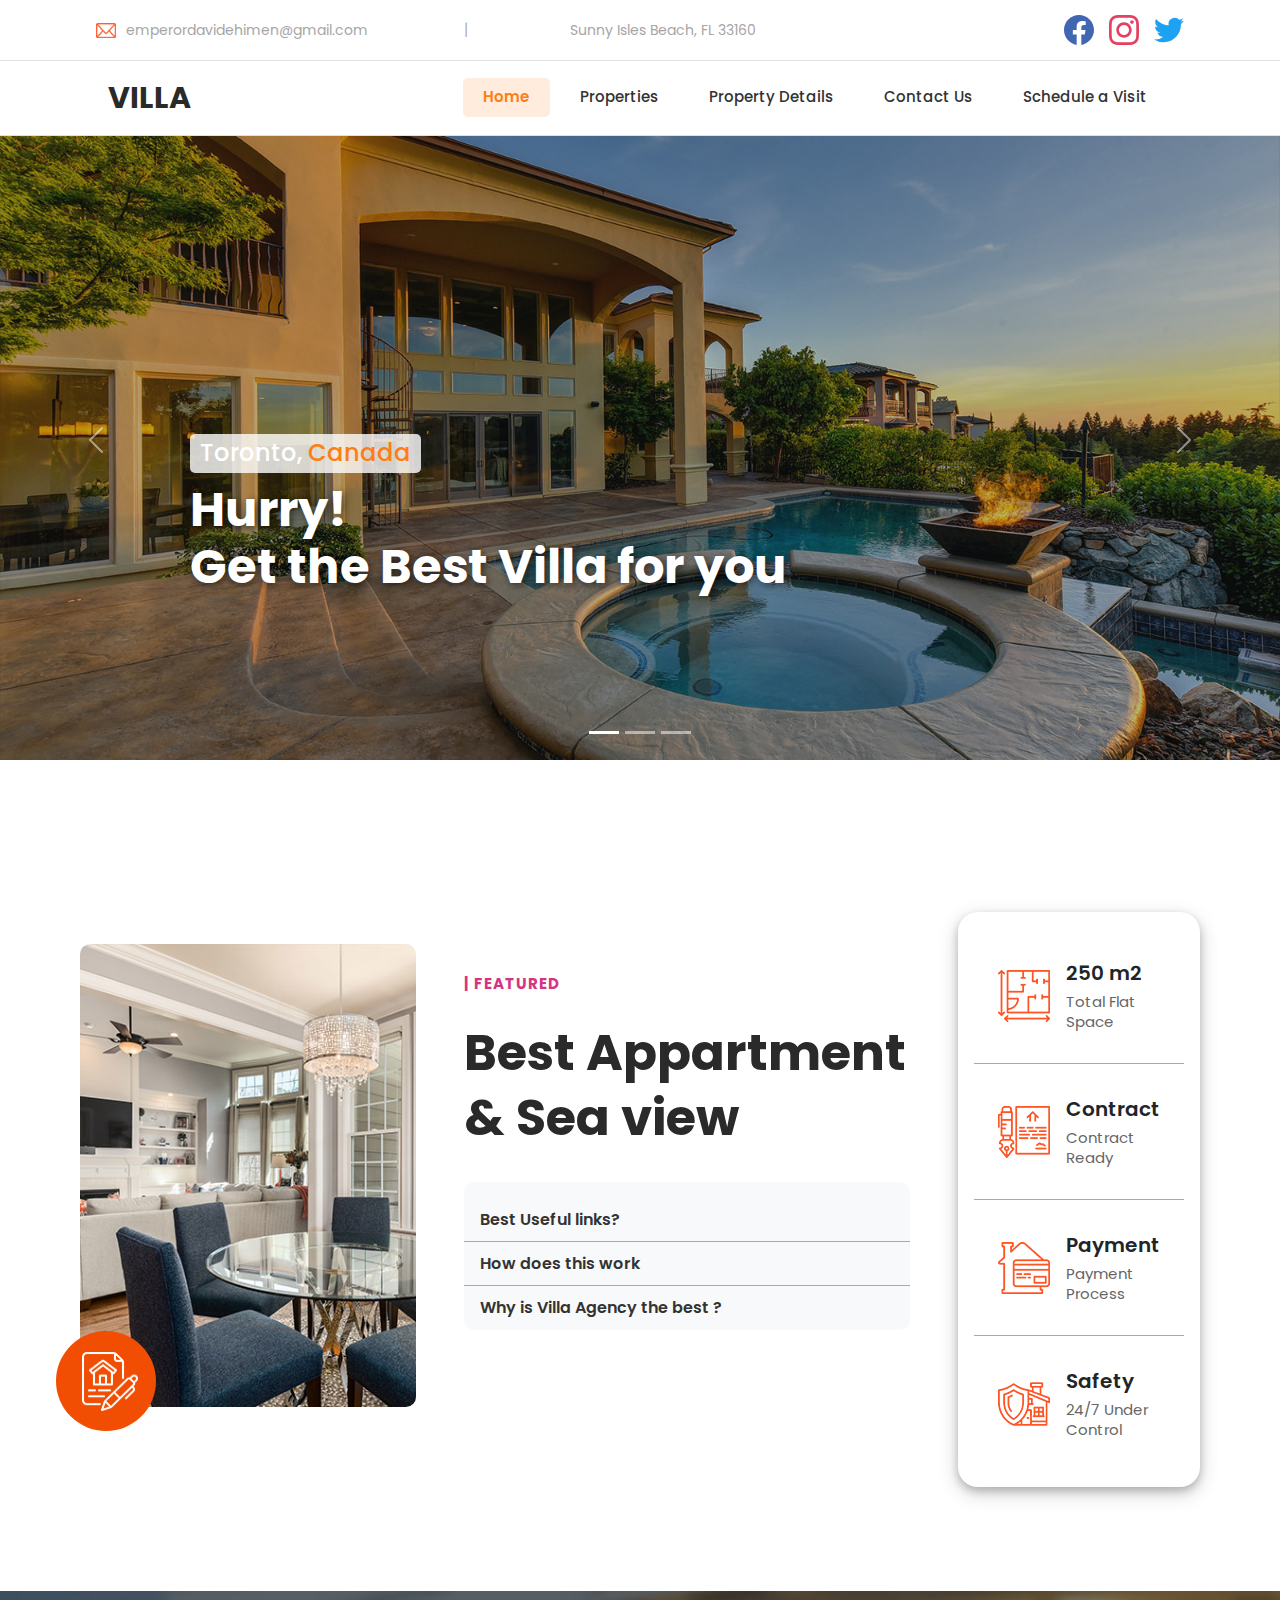
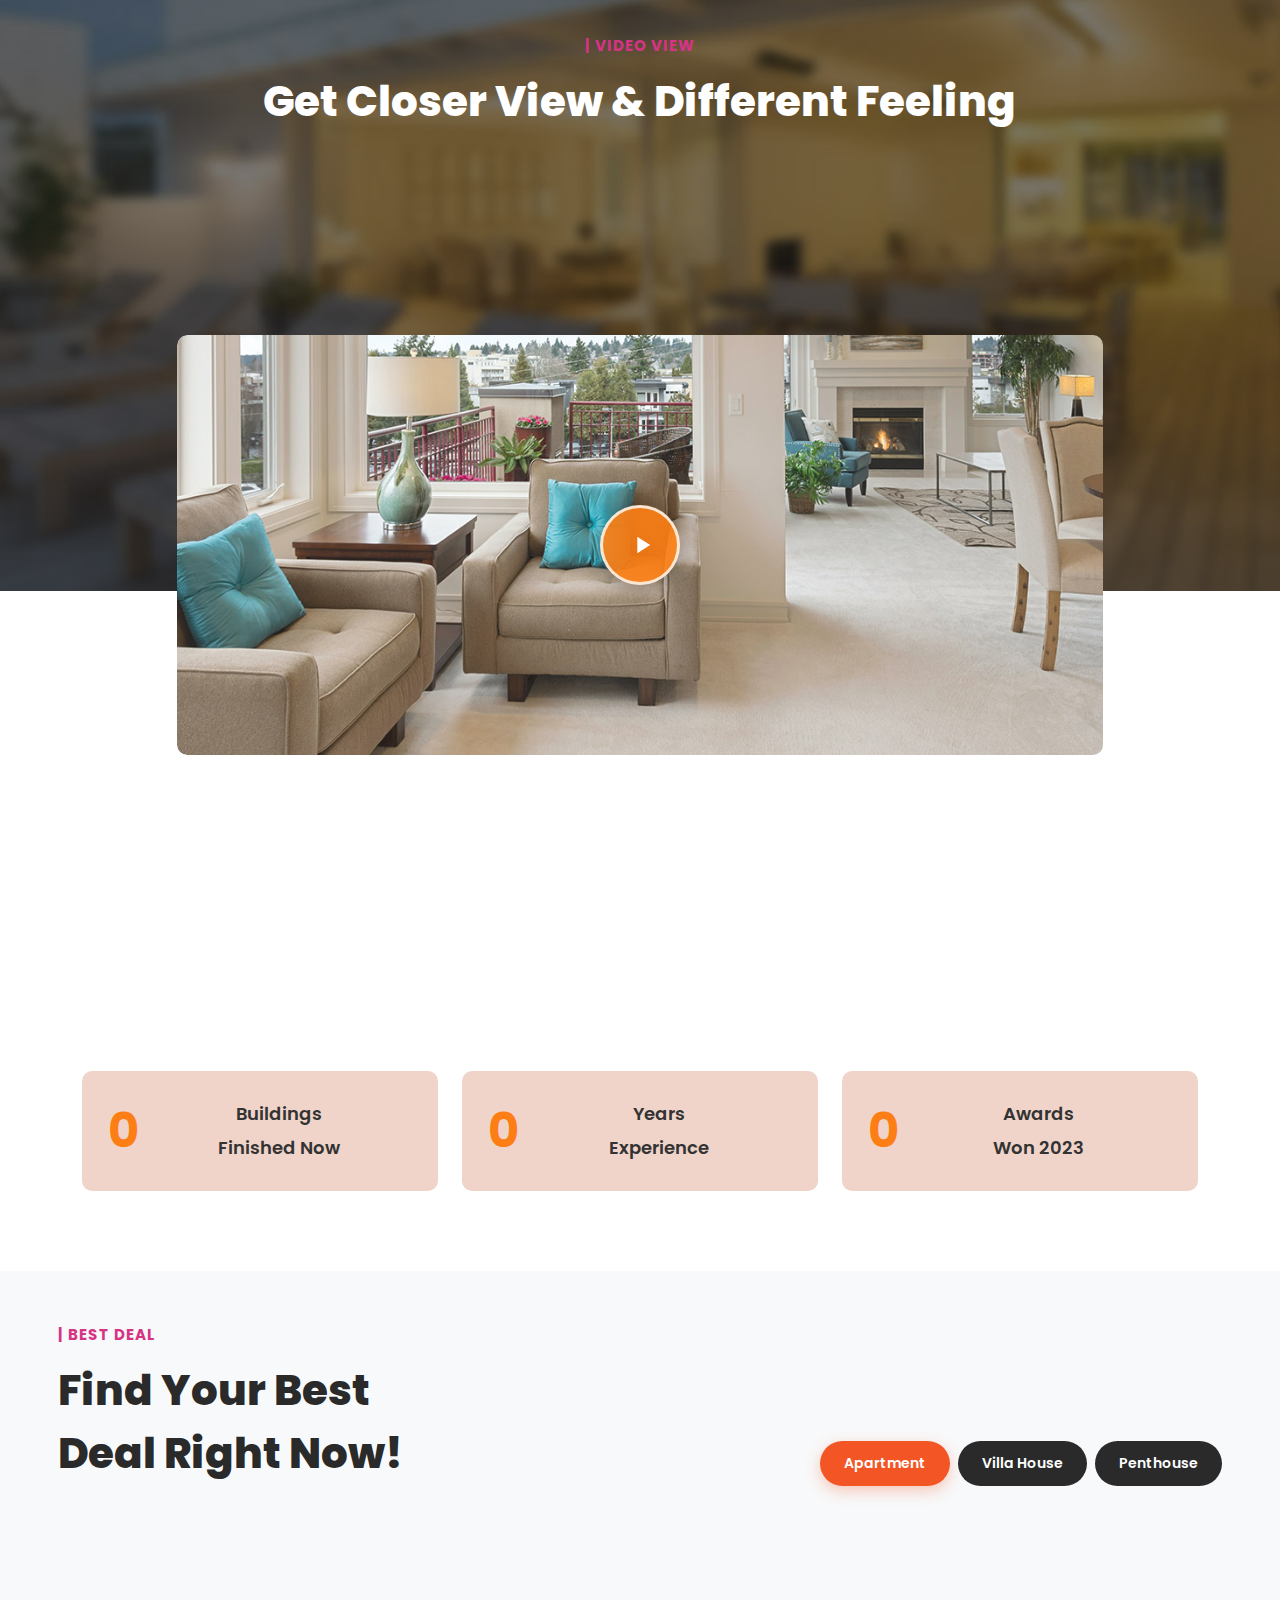
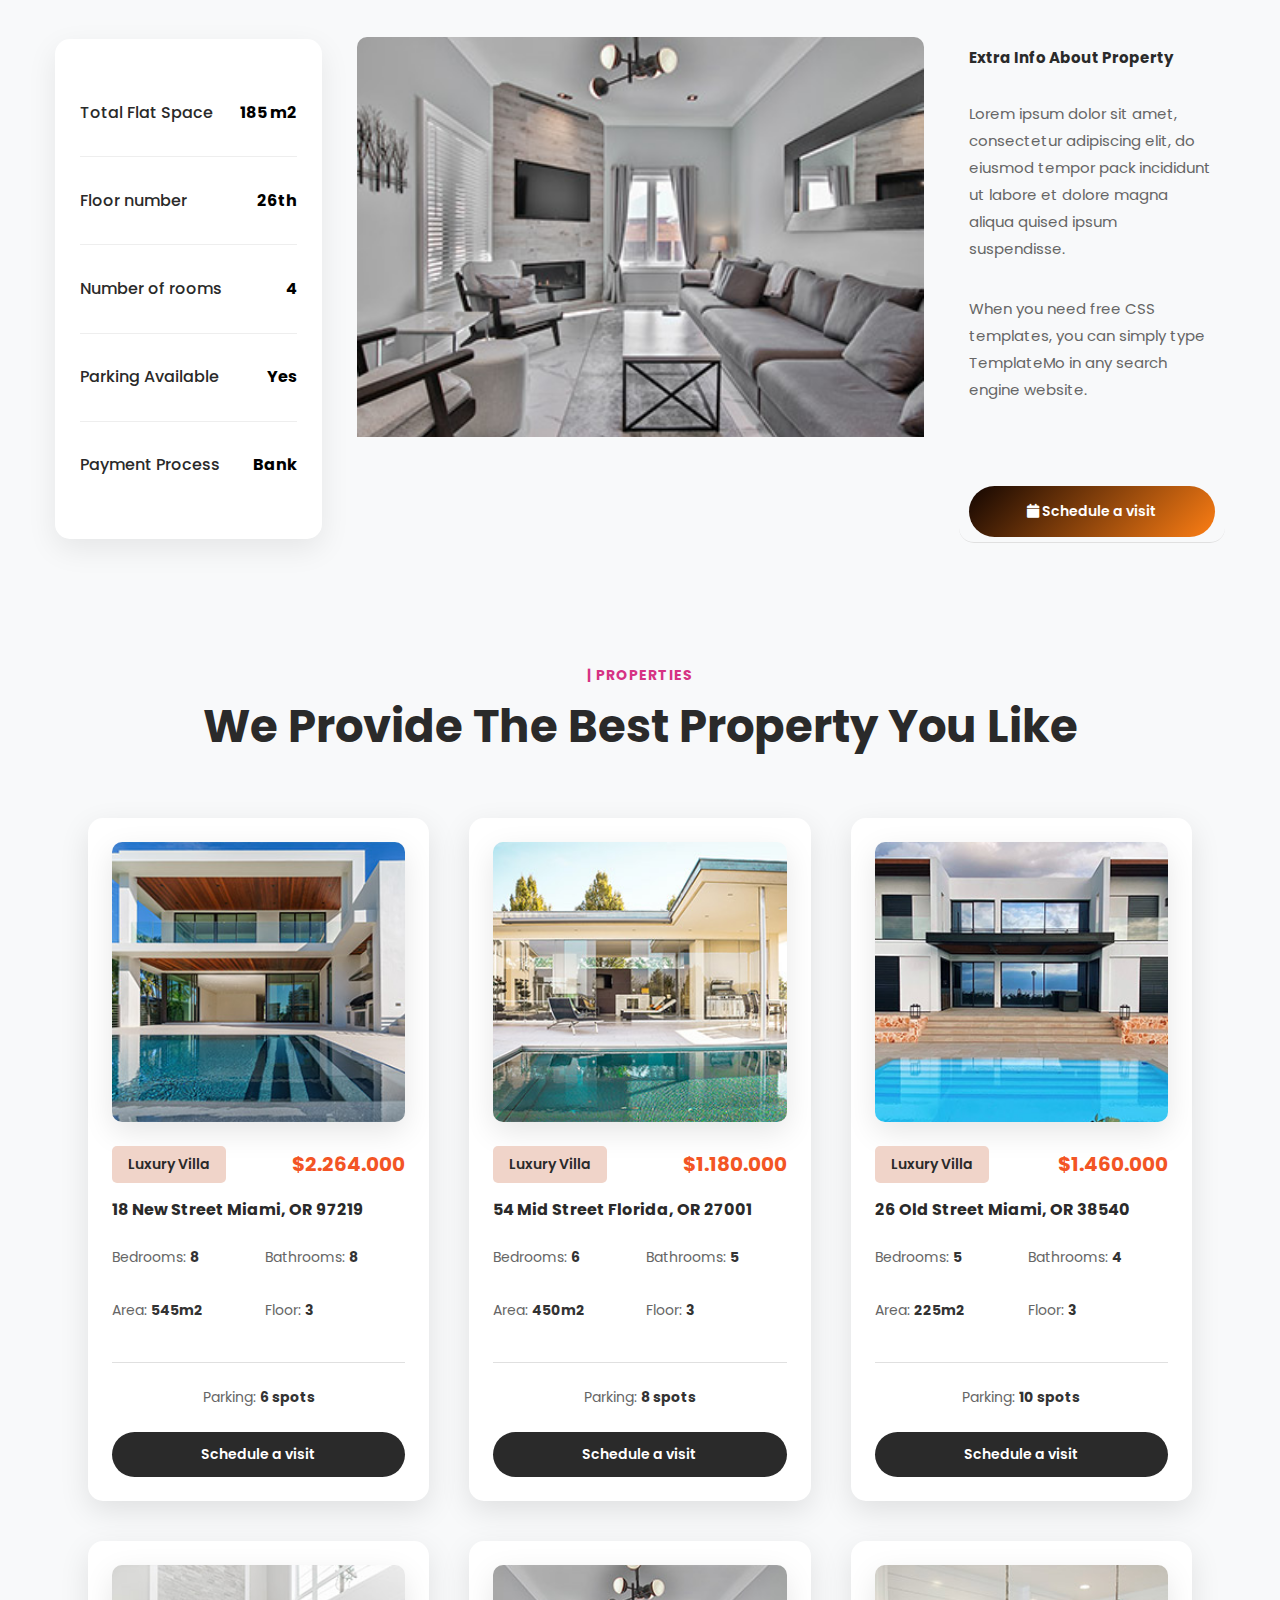
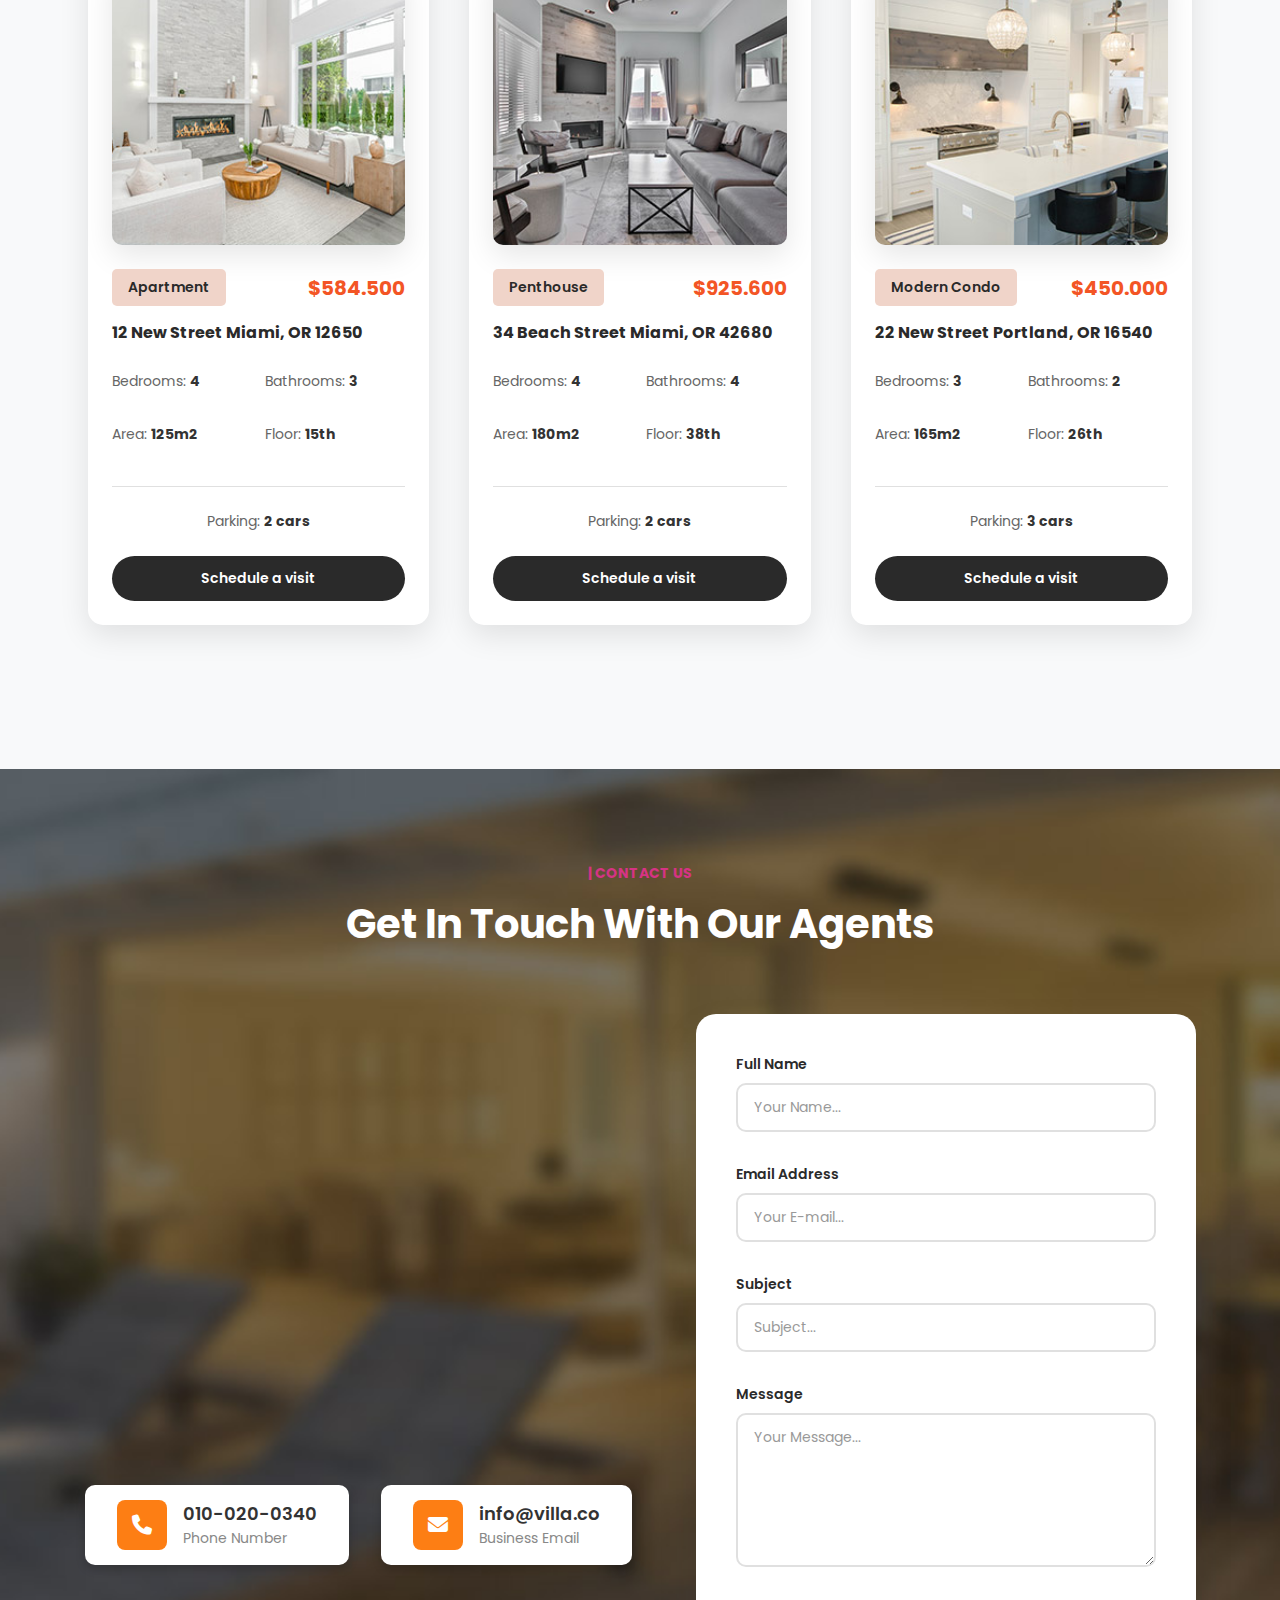
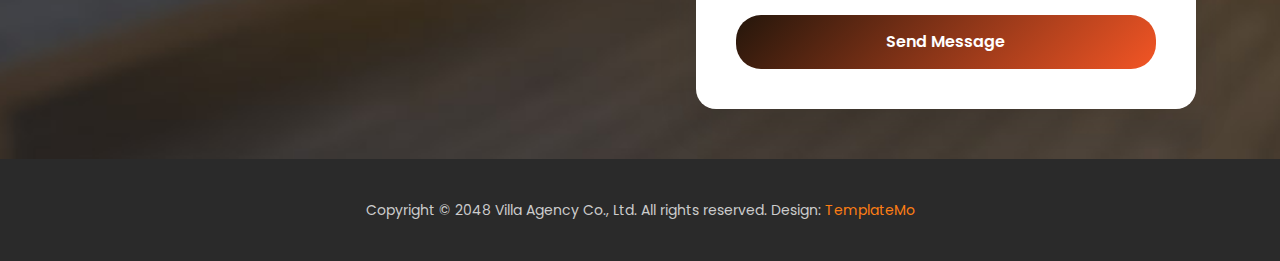
<file: index.html>
<!DOCTYPE html>
<html lang="en">
<head>
    <title>Villa</title>   
    <meta charset="utf-8">
    <meta name="viewport" content="width=device-width, initial-scale=1">
    <link href="css/bootstrap.min.css" rel="stylesheet" media="all">
    <link rel="stylesheet" href="https://cdnjs.cloudflare.com/ajax/libs/font-awesome/6.5.1/css/all.min.css">
    <link href="https://fonts.googleapis.com/css2?family=Poppins:wght@100;200;300;400;500;600;700;800;900&display=swap" rel="stylesheet">
    <link href="style.css" rel="stylesheet">
    
</head>

<body>
    <!-- Preloader -->
    <div class="preloader" id="preloader">
        <div class="loader">
            <div class="loader-text">VILLA</div>
        </div>
    </div>

    <!-- Main Content -->
    <div class="main-content" id="mainContent">
        
        <!-- Top Navigation Bar -->
 <section>
        <div class="nav0" id="topNav">
            <div class="email-section">
                <img class="emailnav" src="assets/images/email-icon.png" alt="email-icon">
                <p>emperordavidehimen@gmail.com</p>
            </div>
            
            <div class="divider">
                <h6>|</h6>
            </div>
            
            <div class="location-section">
                <p>Sunny Isles Beach, FL 33160</p>
            </div>
            
        <div class="social-section">
          <a href="#" target="_blank" rel="noopener noreferrer">
            <img
            src="data:image/svg+xml,%3Csvg xmlns='http://www.w3.org/2000/svg' width='30' height='30' viewBox='0 0 24 24' fill='%234267B2'%3E%3Cpath d='M24 12.073c0-6.627-5.373-12-12-12s-12 5.373-12 12c0 5.99 4.388 10.954 10.125 11.854v-8.385H7.078v-3.47h3.047V9.43c0-3.007 1.792-4.669 4.533-4.669 1.312 0 2.686.235 2.686.235v2.953H15.83c-1.491 0-1.956.925-1.956 1.874v2.25h3.328l-.532 3.47h-2.796v8.385C19.612 23.027 24 18.062 24 12.073z'/%3E%3C/svg%3E"
            alt="facebook"
          />

          </a>
          <a href="https://www.instagram.com/emperor_dav?igsh=MWFuYTBxMHVnNmV4Yg==" target="_blank" rel="no-referrer-when-downgrade">
            <img
            src="data:image/svg+xml,%3Csvg xmlns='http://www.w3.org/2000/svg' width='30' height='30' viewBox='0 0 24 24' fill='%23E4405F'%3E%3Cpath d='M12 2.163c3.204 0 3.584.012 4.85.07 3.252.148 4.771 1.691 4.919 4.919.058 1.265.069 1.645.069 4.849 0 3.205-.012 3.584-.069 4.849-.149 3.225-1.664 4.771-4.919 4.919-1.266.058-1.644.07-4.85.07-3.204 0-3.584-.012-4.849-.07-3.26-.149-4.771-1.699-4.919-4.92-.058-1.265-.07-1.644-.07-4.849 0-3.204.013-3.583.07-4.849.149-3.227 1.664-4.771 4.919-4.919 1.266-.057 1.645-.069 4.849-.069zm0-2.163c-3.259 0-3.667.014-4.947.072-4.358.2-6.78 2.618-6.98 6.98-.059 1.281-.073 1.689-.073 4.948 0 3.259.014 3.668.072 4.948.2 4.358 2.618 6.78 6.98 6.98 1.281.058 1.689.072 4.948.072 3.259 0 3.668-.014 4.948-.072 4.354-.2 6.782-2.618 6.979-6.98.059-1.28.073-1.689.073-4.948 0-3.259-.014-3.667-.072-4.947-.196-4.354-2.617-6.78-6.979-6.98-1.281-.059-1.69-.073-4.949-.073zm0 5.838c-3.403 0-6.162 2.759-6.162 6.162s2.759 6.163 6.162 6.163 6.162-2.759 6.162-6.163c0-3.403-2.759-6.162-6.162-6.162zm0 10.162c-2.209 0-4-1.79-4-4 0-2.209 1.791-4 4-4s4 1.791 4 4c0 2.21-1.791 4-4 4zm6.406-11.845c-.796 0-1.441.645-1.441 1.44s.645 1.44 1.441 1.44c.795 0 1.439-.645 1.439-1.44s-.644-1.44-1.439-1.44z'/%3E%3C/svg%3E"
            alt="instagram"
          />
        </a>
               <a href="https://x.com/UnkownMami?t=umPR4MyQhvS6kiohzzsjXA&s=09" target="_blank" rel="noopener noreferrer">
        <img
            src="data:image/svg+xml,%3Csvg xmlns='http://www.w3.org/2000/svg' width='30' height='30' viewBox='0 0 24 24' fill='%231DA1F2'%3E%3Cpath d='M23.953 4.57a10 10 0 01-2.825.775 4.958 4.958 0 002.163-2.723c-.951.555-2.005.959-3.127 1.184a4.92 4.92 0 00-8.384 4.482C7.69 8.095 4.067 6.13 1.64 3.162a4.822 4.822 0 00-.666 2.475c0 1.71.87 3.213 2.188 4.096a4.904 4.904 0 01-2.228-.616v.06a4.923 4.923 0 003.946 4.827 4.996 4.996 0 01-2.212.085 4.936 4.936 0 004.604 3.417 9.867 9.867 0 01-6.102 2.105c-.39 0-.779-.023-1.17-.067a13.995 13.995 0 007.557 2.209c9.053 0 13.998-7.496 13.998-13.985 0-.21 0-.42-.015-.63A9.935 9.935 0 0024 4.59z'/%3E%3C/svg%3E"
            alt="twitter"
          />

               </a>
        </div>
        </div>


    <!-- Main Navigation Bar -->
    <nav class="nav1" id="mainNav">
        <div class="navbar navbar-expand-lg">
            <div class="container-fluid">
                <a class="navbar-brand" href="index.html">VILLA</a>
                
                <button class="navbar-toggler" type="button" data-bs-toggle="collapse" data-bs-target="#navbarNav" aria-controls="navbarNav" aria-expanded="false" aria-label="Toggle navigation">
                    <span class="navbar-toggler-icon"></span>
                </button>
                
                <div class="collapse navbar-collapse" id="navbarNav">
                    <ul class="navbar-nav">
                        <li class="nav-item">
                            <a class="nav-link active" aria-current="page" href="index.html">Home</a>
                        </li>
                        <li class="nav-item">
                            <a class="nav-link" href="Properties.html">Properties</a>
                        </li>
                        <li class="nav-item">
                            <a class="nav-link" href="details.html">Property Details</a>
                        </li>
                        <li class="nav-item">
                            <a class="nav-link" href="Contact.html">Contact Us</a>
                        </li>
                        <li class="nav-item">
                            <a class="nav-link" href="schedule.html">Schedule a Visit</a>
                        </li>
                    </ul>
                </div>
            </div>
        </div>
    </nav>  
          <!-- Hero Carousel -->
        <section>
            <div id="carouselExampleCaptions" class="carousel slide">
                <div class="carousel-indicators">
                    <button type="button" data-bs-target="#carouselExampleCaptions" data-bs-slide-to="0" class="active" aria-current="true" aria-label="Slide 1"></button>
                    <button type="button" data-bs-target="#carouselExampleCaptions" data-bs-slide-to="1" aria-label="Slide 2"></button>
                    <button type="button" data-bs-target="#carouselExampleCaptions" data-bs-slide-to="2" aria-label="Slide 3"></button>
                </div>
                
                <div class="carousel-inner">
                    <div class="carousel-item active">
                        <img src="assets/images/banner-01.jpg" class="d-block w-100" alt="Toronto Villa">
                        <div class="carousel-caption d-block" id="cars">
                            <div>
                                <h5>Toronto, <span style="color: #fd7e14;">Canada</span></h5>
                                <p>Hurry!<br>Get the Best Villa for you</p>
                            </div>
                        </div>  
                    </div>
                    
                    <div class="carousel-item">
                        <img src="assets/images/banner-03.jpg" class="d-block w-100" alt="Miami Penthouse">
                        <div class="carousel-caption d-block" id="car1">
                            <div>
                                <h5>Miami, <span style="color: #fd7e14;">South Florida</span></h5>
                                <p>ACT NOW!<br>GET THE HIGHEST LEVEL PENTHOUSE</p>
                            </div>  
                        </div>
                    </div>
                    
                    <div class="carousel-item">
                        <img src="assets/images/banner-02.jpg" class="d-block w-100" alt="Luxury Property">
                        <div class="carousel-caption d-block" id="car2">
                            <div>
                              <h5>Melbourne, <span style="color: #fd7e14;">Australia</span></h5>
                              <p>BE QUICK!<br>GET THE BEST VILLA IN TOWN</p>
                            </div>  
                        </div>
                    </div>
                </div>
                
                <button class="carousel-control-prev" type="button" data-bs-target="#carouselExampleCaptions" data-bs-slide="prev">
                    <span class="carousel-control-prev-icon" aria-hidden="true"></span>
                    <span class="visually-hidden">Previous</span>
                </button>
                <button class="carousel-control-next" type="button" data-bs-target="#carouselExampleCaptions" data-bs-slide="next">
                    <span class="carousel-control-next-icon" aria-hidden="true"></span>
                    <span class="visually-hidden">Next</span>
                </button>
            </div>
        </section>

        <!-- Featured Section -->
        <section class="feat">
            <div class="feat1">
                <!-- Featured Image -->
                <div class="featmini">
                    <img src="assets/images/featured.jpg" class="img-fluid" alt="Apartment" loading="lazy" id="miniimg">
                    <div id="featimg">
                        <img src="assets/images/featured-icon.png" class="img-fluid" alt="Featured Icon">
                    </div>
                </div>        

                <!-- Featured Content -->
                <div class="feat2">
                    <p style="color: #d63384; font-weight: 700;">| FEATURED</p>
                    <h1>Best Appartment & Sea view</h1>

                    <div class="feat2-content">
                        <!-- Accordion FAQ -->
                        <div class="accordion-section">
                            <div class="accordion" id="accordionExample" style="background-color: #f8f9fa;">
                                <div class="accordion-item" id="accord">
                                    <h2 class="accordion-header">
                                        <button class="accordion-button collapsed" type="button" data-bs-toggle="collapse" data-bs-target="#collapseOne" aria-expanded="false" aria-controls="collapseOne">
                                            Best Useful links?
                                        </button>
                                    </h2>
                                    <div id="collapseOne" class="accordion-collapse collapse" data-bs-parent="#accordionExample">
                                        <div class="accordion-body">
                                            Get the best villa website template in HTML CSS and Bootstrap for your business. TemplateMo provides you the best free CSS templates in the world. Please tell your friends about it
                                        </div>
                                    </div>
                                </div>
                                
                                <div class="accordion-item" id="accord">
                                    <h2 class="accordion-header">
                                        <button class="accordion-button collapsed" type="button" data-bs-toggle="collapse" data-bs-target="#collapseTwo" aria-expanded="false" aria-controls="collapseTwo">
                                            How does this work 
                                        </button>
                                    </h2>
                                    <div id="collapseTwo" class="accordion-collapse collapse" data-bs-parent="#accordionExample">
                                        <div class="accordion-body" >
                                            Dolor almesit amet, consectetur adipiscing elit, sed doesn't eiusmod tempor incididunt ut labore consectetur adipiscing elit, sed do eiusmod tempor incididunt ut labore et dolore magna aliqua      
                                        </div>
                                    </div>
                                </div>
                                
                                <div class="accordion-item" id="accord1" >
                                    <h2 class="accordion-header">
                                        <button class="accordion-button collapsed" type="button" data-bs-toggle="collapse" data-bs-target="#collapseThree" aria-expanded="false" aria-controls="collapseThree">
                                            Why is Villa Agency the best ?
                                        </button>
                                    </h2>
                                    <div id="collapseThree" class="accordion-collapse collapse" data-bs-parent="#accordionExample">
                                        <div class="accordion-body" >
                                            Dolor <strong>almesit amet</strong>, consectetur adipiscing elit, sed doesn't eiusmod tempor incididunt ut labore consectetur <code>adipiscing</code> elit, sed do eiusmod tempor incididunt ut labore et dolore magna aliqua.
                                        </div>
                                    </div>
                                </div>
                            </div>
                        </div>
                       </div>
                    </div>
                    <div>
                                                <div class="info-table-section">
                            <div class="info-table">
                                <ul>
                                    <li>
                                        <img src="assets/images/info-icon-01.png" alt="" style="max-width: 52px;">
                                        <h4>250 m2<br><span>Total Flat Space</span></h4>
                                    </li>
                                    <li>
                                        <img src="assets/images/info-icon-02.png" alt="" style="max-width: 52px;">
                                        <h4>Contract<br><span>Contract Ready</span></h4>
                                    </li>
                                    <li>
                                        <img src="assets/images/info-icon-03.png" alt="" style="max-width: 52px;">
                                        <h4>Payment<br><span>Payment Process</span></h4>
                                    </li>
                                    <li>
                                        <img src="assets/images/info-icon-04.png" alt="" style="max-width: 52px;">
                                        <h4>Safety<br><span>24/7 Under Control</span></h4>
                                    </li>
                                </ul>
                            </div>
                       
                    </div>
                </div>
            </div>
        </section>
  <div class="video section">
    <div class="container">
      <div class="vid">
          <div class="section-heading text-center">
            <h6 style="color: #d63384; font-weight: 700;" >| Video View</h6>
            <h2  style="color: white;">Get Closer View & Different Feeling</h2>
          </div>
        </div>
      </div>
    </div>

 <div class="video-content" id="vic">
  <div class="container">
    <div class="row">
      <div class="col-lg-10 offset-lg-1">
        <div class="video-frame" id="videoFrame">
          <img src="assets/images/video-frame.jpg" alt="Video Thumbnail" id="videoThumbnail">
          
          <div class="play-button" id="playButton">
            <svg viewBox="0 0 24 24">
              <path d="M8 5v14l11-7z"/>
            </svg>
          </div>
          
          <iframe 
            class="video-iframe" 
            id="videoIframe"
            src="https://www.youtube.com/embed/D_ufTM7ledc?si=nL8DMX7w_QcVOAbT&autoplay=1" 
            title="YouTube video player" 
            frameborder="0" 
            allowfullscreen>
          </iframe>
        </div>
      </div>
    </div>
  </div>
</div>
<div class="fun-facts">
    <div class="container">
        <div class="row">
            <div class="col-lg-12">
                <div class="wrapper">
                    <div class="row">
                        <div class="col-lg-4">
                            <div class="counter">
                                <h2 class="count-number" data-to="35" data-speed="2000">0</h2>
                                <p class="count-text">Buildings<br>Finished Now</p>
                            </div>
                        </div>
                        <div class="col-lg-4">
                            <div class="counter">
                                <h2 class="count-number" data-to="12" data-speed="2000">0</h2>
                                <p class="count-text">Years<br>Experience</p>
                            </div>
                        </div>
                        <div class="col-lg-4">
                            <div class="counter">
                                <h2 class="count-number" data-to="24" data-speed="2000">0</h2>
                                <p class="count-text">Awards<br>Won 2023</p>
                            </div>
                        </div>
                    </div>
                </div>
            </div>
        </div>
    </div>
</div>
<section class="pill">
 <div class="section best-deal">
            <div class="container">
                <div class="row header-row">
                    <div class="col-lg-6 col-md-12">
                        <div class="section-heading">
                            <h6>| Best Deal</h6>
                            <h2>Find Your Best<br>Deal Right Now!</h2>
                        </div>
                    </div>
                    <div class="col-lg-6 col-md-12">
                        <div class="nav-pills-container">
                            <ul class="nav nav-pills justify-content-end" role="tablist">
                                <li class="nav-item" role="presentation">
                                    <button class="nav-link active" id="appartment-tab" data-bs-toggle="pill" data-bs-target="#appartment" type="button" role="tab">Apartment</button>
                                </li>
                                <li class="nav-item" role="presentation">
                                    <button class="nav-link" id="villa-tab" data-bs-toggle="pill" data-bs-target="#villa" type="button" role="tab">Villa House</button>
                                </li>
                                <li class="nav-item" role="presentation">
                                    <button class="nav-link" id="penthouse-tab" data-bs-toggle="pill" data-bs-target="#penthouse" type="button" role="tab">Penthouse</button>
                                </li>
                            </ul>
                        </div>
                    </div>
                </div>

                <div class="tab-content" id="myTabContent">
                    <div class="tab-pane fade show active" id="appartment" role="tabpanel">
                        <div class="row align-items-center">
                            <div class="col-lg-3">
                                <div class="info-table">
                                    <ul>
                                        <li>Total Flat Space <span>185 m2</span></li>
                                        <li>Floor number <span>26th</span></li>
                                        <li>Number of rooms <span>4</span></li>
                                        <li>Parking Available <span>Yes</span></li>
                                        <li>Payment Process <span>Bank</span></li>
                                    </ul>
                                </div>
                            </div>
                            <div class="col-lg-6">
                                <div class="property-image">
                                    <img src="assets/images/property-05.jpg" alt="Modern Apartment">
                                </div>
                            </div>
                            <div class="col-lg-3">
                                <div class="property-details">
                                    <h4>Extra Info About Property</h4>
                                    <p>Lorem ipsum dolor sit amet, consectetur adipiscing elit, do eiusmod tempor pack incididunt ut labore et dolore magna aliqua quised ipsum suspendisse.</p>
                                    <p>When you need free CSS templates, you can simply type TemplateMo in any search engine website.</p>
                                    <div class="icon-button">
                                        <a href="schedule.html"><i class="fa fa-calendar"></i> Schedule a visit</a>
                                    </div>
                                </div>
                            </div>
                        </div>
                    </div>
                    
                    <div class="tab-pane fade" id="villa" role="tabpanel">
                        <div class="row align-items-center">
                            <div class="col-lg-3">
                                <div class="info-table">
                                    <ul>
                                        <li>Total Flat Space <span>250 m2</span></li>
                                        <li>Floor number <span>26th</span></li>
                                        <li>Number of rooms <span>5</span></li>
                                        <li>Parking Available <span>Yes</span></li>
                                        <li>Payment Process <span>Bank</span></li>
                                    </ul>
                                </div>
                            </div>
                            <div class="col-lg-6">
                                <div class="property-image">
                                    <img src="assets/images/property-06.jpg" alt="Luxury Villa">
                                </div>
                            </div>
                            <div class="col-lg-3">
                                <div class="property-details">
                                    <h4>Detail Info About Villa</h4>
                                    <p>Lorem ipsum dolor sit amet, consectetur adipiscing elit, do eiusmod tempor pack incididunt ut labore et dolore magna aliqua quised ipsum suspendisse.</p>
                                    <p>Swag fanny pack lyft blog twee. JOMO ethical copper mug, succulents typewriter shaman DIY kitsch.</p>
                                    <div class="icon-button">
                                        <a href="schedule.html"><i class="fa fa-calendar"></i> Schedule a visit</a>
                                    </div>
                                </div>
                            </div>
                        </div>
                    </div>
                    
                    <div class="tab-pane fade" id="penthouse" role="tabpanel">
                        <div class="row align-items-center">
                            <div class="col-lg-3">
                                <div class="info-table">
                                    <ul>
                                        <li>Total Flat Space <span>320 m2</span></li>
                                        <li>Floor number <span>34th</span></li>
                                        <li>Number of rooms <span>6</span></li>
                                        <li>Parking Available <span>Yes</span></li>
                                        <li>Payment Process <span>Bank</span></li>
                                    </ul>
                                </div>
                            </div>
                            <div class="col-lg-6">
                                <div class="property-image">
                                    <img src="assets/images/property-03.jpg" alt="Penthouse Suite">
                                </div>
                            </div>
                            <div class="col-lg-3">
                                <div class="property-details">
                                    <h4>Extra Info About Penthouse</h4>
                                    <p>Lorem ipsum dolor sit amet, consectetur adipiscing elit, do eiusmod tempor pack incididunt ut labore et dolore magna aliqua quised ipsum suspendisse.</p>
                                    <p>Swag fanny pack lyft blog twee. JOMO ethical copper mug, succulents typewriter shaman DIY kitsch.</p>
                                    <div class="icon-button">
                                        <a href="schedule.html"><i class="fa fa-calendar"></i> Schedule a visit</a>
                                    </div>
                                </div>
                            </div>
                        </div>
                    </div>
                </div>
            </div>
        </div>   
     </section>
<section class="properties-section">
    <div class="properties-container">
        <div class="properties-header">
            <h5>| Properties</h5>
            <h1>We Provide The Best Property You Like</h1>
        </div>
        
        <div class="properties-grid">
            <!-- Property 1 -->
            <div class="property-card">
                <img src="assets/images/property-01.jpg" alt="Luxury Villa" class="property-image">
                
                <div class="property-header">
                    <span class="property-type">Luxury Villa</span>
                    <h5 class="property-price">$2.264.000</h5>
                </div>
                
                <a href="schedule.html" class="property-address">18 New Street Miami, OR 97219</a>
                
                <div class="property-details">
                    <p class="property-detail">Bedrooms: <span>8</span></p>
                    <p class="property-detail">Bathrooms: <span>8</span></p>
                    <p class="property-detail">Area: <span>545m2</span></p>
                    <p class="property-detail">Floor: <span>3</span></p>
                </div>
                
                <p class="property-parking">Parking: <span>6 spots</span></p>
                
                <a href="schedule.html" class="property-button">Schedule a visit</a>
            </div>
            
            <!-- Property 2 -->
            <div class="property-card">
                <img src="assets/images/property-02.jpg" alt="Luxury Villa" class="property-image">
                
                <div class="property-header">
                    <span class="property-type">Luxury Villa</span>
                    <h5 class="property-price">$1.180.000</h5>
                </div>
                
                <a href="schedule.html" class="property-address">54 Mid Street Florida, OR 27001</a>
                
                <div class="property-details">
                    <p class="property-detail">Bedrooms: <span>6</span></p>
                    <p class="property-detail">Bathrooms: <span>5</span></p>
                    <p class="property-detail">Area: <span>450m2</span></p>
                    <p class="property-detail">Floor: <span>3</span></p>
                </div>
                
                <p class="property-parking">Parking: <span>8 spots</span></p>
                
                <a href="schedule.html" class="property-button">Schedule a visit</a>
            </div>
            
            <!-- Property 3 -->
            <div class="property-card">
                <img src="assets/images/property-03.jpg" alt="Luxury Villa" class="property-image">
                
                <div class="property-header">
                    <span class="property-type">Luxury Villa</span>
                    <h5 class="property-price">$1.460.000</h5>
                </div>
                
                <a href="schedule.html" class="property-address">26 Old Street Miami, OR 38540</a>
                
                <div class="property-details">
                    <p class="property-detail">Bedrooms: <span>5</span></p>
                    <p class="property-detail">Bathrooms: <span>4</span></p>
                    <p class="property-detail">Area: <span>225m2</span></p>
                    <p class="property-detail">Floor: <span>3</span></p>
                </div>
                
                <p class="property-parking">Parking: <span>10 spots</span></p>
                
                <a href="schedule.html" class="property-button">Schedule a visit</a>
            </div>
            
            <!-- Property 4 -->
            <div class="property-card">
                <img src="assets/images/property-04.jpg" alt="Apartment" class="property-image">
                
                <div class="property-header">
                    <span class="property-type">Apartment</span>
                    <h5 class="property-price">$584.500</h5>
                </div>
                
                <a href="schedule.html" class="property-address">12 New Street Miami, OR 12650</a>
                
                <div class="property-details">
                    <p class="property-detail">Bedrooms: <span>4</span></p>
                    <p class="property-detail">Bathrooms: <span>3</span></p>
                    <p class="property-detail">Area: <span>125m2</span></p>
                    <p class="property-detail">Floor: <span>15th</span></p>
                </div>
                
                <p class="property-parking">Parking: <span>2 cars</span></p>
                
                <a href="schedule.html" class="property-button">Schedule a visit</a>
            </div>
            
            <!-- Property 5 -->
            <div class="property-card">
                <img src="assets/images/property-05.jpg" alt="Penthouse" class="property-image">
                
                <div class="property-header">
                    <span class="property-type">Penthouse</span>
                    <h5 class="property-price">$925.600</h5>
                </div>
                
                <a href="schedule.html" class="property-address">34 Beach Street Miami, OR 42680</a>
                
                <div class="property-details">
                    <p class="property-detail">Bedrooms: <span>4</span></p>
                    <p class="property-detail">Bathrooms: <span>4</span></p>
                    <p class="property-detail">Area: <span>180m2</span></p>
                    <p class="property-detail">Floor: <span>38th</span></p>
                </div>
                
                <p class="property-parking">Parking: <span>2 cars</span></p>
                
                <a href="schedule.html" class="property-button">Schedule a visit</a>
            </div>
            
            <!-- Property 6 -->
            <div class="property-card">
                <img src="assets/images/property-06.jpg" alt="Modern Condo" class="property-image">
                
                <div class="property-header">
                    <span class="property-type">Modern Condo</span>
                    <h5 class="property-price">$450.000</h5>
                </div>
                
                <a href="schedule.html" class="property-address">22 New Street Portland, OR 16540</a>
                
                <div class="property-details">
                    <p class="property-detail">Bedrooms: <span>3</span></p>
                    <p class="property-detail">Bathrooms: <span>2</span></p>
                    <p class="property-detail">Area: <span>165m2</span></p>
                    <p class="property-detail">Floor: <span>26th</span></p>
                </div>
                
                <p class="property-parking">Parking: <span>3 cars</span></p>
                
                <a href="schedule.html" class="property-button">Schedule a visit</a>
            </div>
        </div>
    </div>
</section>

<!-- Replace your existing contact section with this -->
<!-- Replace your existing contact section with this -->
<section class="contact-section">
    <div class="contact-container">
        <div class="contact-header">
            <h6 style="color: #d63384;">| Contact Us</h6>
            <h2 style="font-size: 40px; font-weight: 700;">Get In Touch With Our Agents</h2>
        </div>
        <div class="cont1">
            <!-- Map Container with Simple Contact Info Below -->
            <div style="display: flex; flex-direction: column; align-items: center;">
                <div id="fram">
                    <iframe src="https://www.google.com/maps/embed?pb=!1m18!1m12!1m3!1d3966.575456577881!2d5.651821974043878!3d6.187524726978412!2m3!1f0!2f0!3f0!3m2!1i1024!2i768!4f13.1!3m3!1m2!1s0x1040d9ef14c80181%3A0x77372b977cb812ba!2sBenson%20Idahosa%20University%20(Legacy%20Campus)!5e0!3m2!1sen!2sng!4v1757851054680!5m2!1sen!2sng" width="600" height="535" style="border:0; position: relative; border-radius: 10px;" allowfullscreen="" loading="lazy" referrerpolicy="no-referrer-when-downgrade"></iframe>
                </div>
                
                <div class="simple-contact-info">
                    <div class="contact-item">
                        <div class="contact-icon-simple phone-icon-simple">
                            <i class="fas fa-phone"></i>
                        </div>
                        <div class="contact-text">
                            <h3>010-020-0340</h3>
                            <p>Phone Number</p>
                        </div>
                    </div>

                    <!-- Email Info -->
                    <div class="contact-item">
                        <div class="contact-icon-simple email-icon-simple">
                            <i class="fas fa-envelope"></i>
                        </div>
                        <div class="contact-text">
                            <h3>info@villa.co</h3>
                            <p>Business Email</p>
                        </div>
                    </div>
                </div>
            </div>

            <div class="backimg"> 
                <form class="contact-form" action="https://formspree.io/f/meorvqvz"
  method="POST">
                    <div class="form-group">
                        <label for="fullName" class="form-label">Full Name</label>
                        <input type="text" class="form-control" id="fullName" name="fullName" placeholder="Your Name..." required>
                    </div>
                    
                    <div class="form-group">
                        <label for="emailAddress" class="form-label">Email Address</label>
                        <input type="email" class="form-control" id="emailAddress" name="email" placeholder="Your E-mail..." required>
                    </div>
                    
                    <div class="form-group">
                        <label for="subject" class="form-label">Subject</label>
                        <input type="text" class="form-control" id="subject" name="subject" placeholder="Subject..." required>
                    </div>

                    <div class="form-group">
                        <label for="message" class="form-label">Message</label>
                        <textarea class="form-control" id="message" name="message" rows="6" placeholder="Your Message..." required></textarea>
                    </div>
                    
                    <button type="submit" class="submit-button">Send Message</button>
                </form>
            </div>
        </div>
    </div>
</section>
  <footer>
    <div class="container">
      <div class="col-lg-8">
        <p>Copyright © 2048 Villa Agency Co., Ltd. All rights reserved. 
        
        Design: <a rel="nofollow" href="https://templatemo.com" target="_blank">TemplateMo</a></p>
      </div>
    </div>
  </footer>
</div>
    <script src="https://cdn.jsdelivr.net/npm/bootstrap@5.3.2/dist/js/bootstrap.bundle.min.js"></script>
    <script src="index.js"></script>
</body>
</html>
</file>
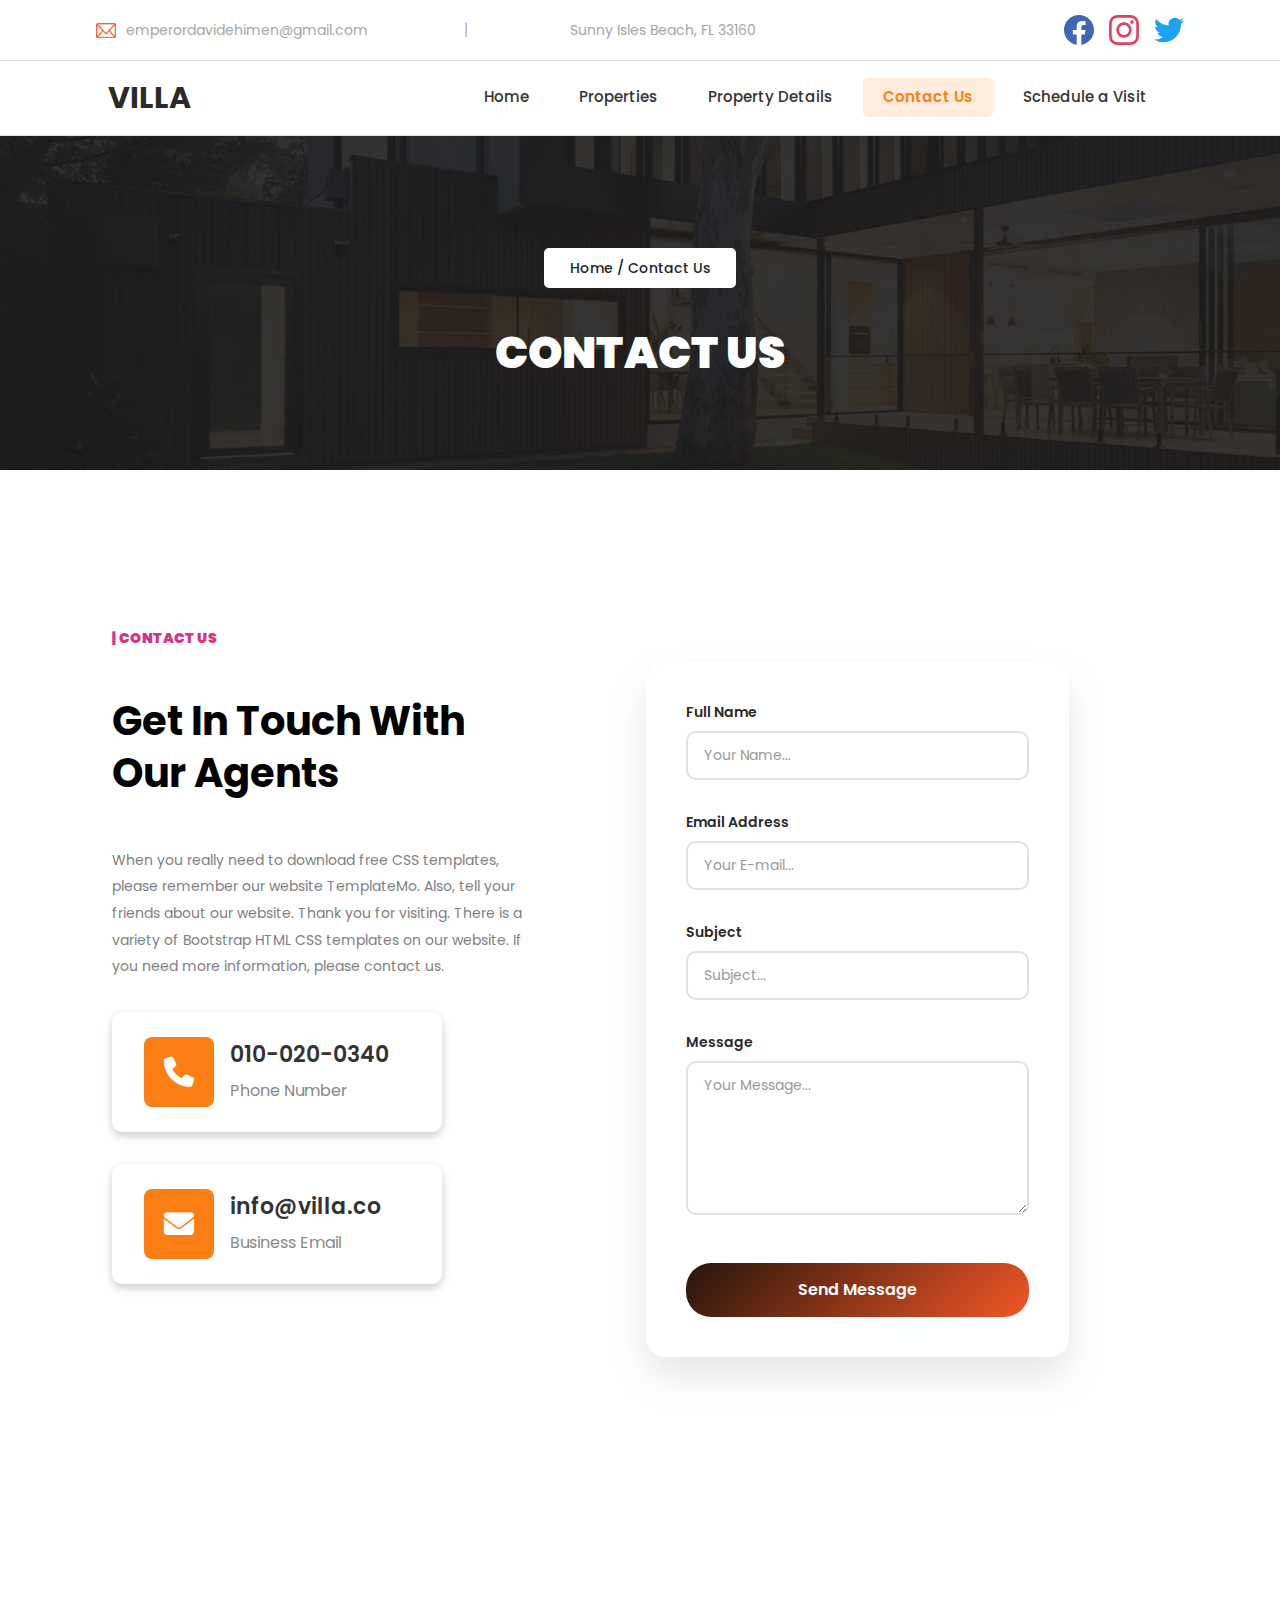
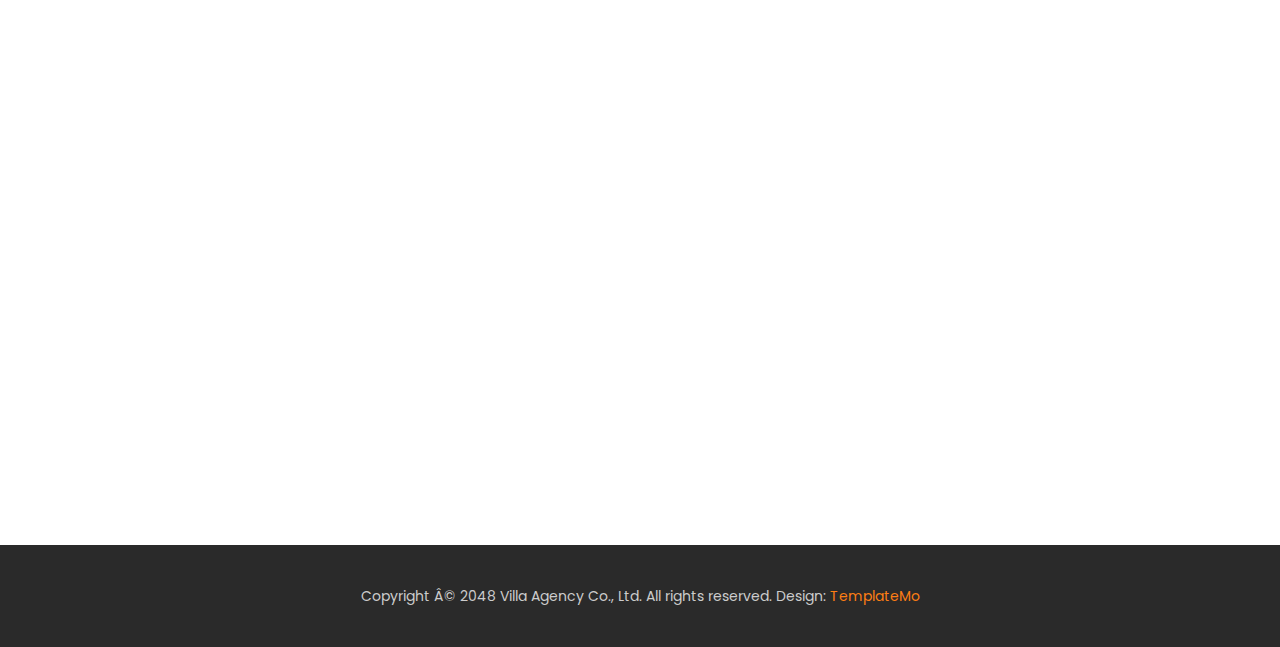
<file: Contact.html>
<!DOCTYPE html>
<html lang="en">
<head>
    <title>Villa</title>   
    <meta charset="utf-8">
    <meta name="viewport" content="width=device-width, initial-scale=1">
    <link href="css/bootstrap.min.css" rel="stylesheet" media="all">
    <link rel="stylesheet" href="https://cdnjs.cloudflare.com/ajax/libs/font-awesome/6.5.1/css/all.min.css">
    <link href="https://fonts.googleapis.com/css2?family=Poppins:wght@100;200;300;400;500;600;700;800;900&display=swap" rel="stylesheet">
    <link href="Contact.css" rel="stylesheet">
    
</head>

<body>
    <!-- Preloader -->
    <!-- <div class="preloader" id="preloader">
        <div class="loader">
            <div class="loader-text">VILLA</div>
        </div>
    </div> -->

    <!-- Main Content -->
    <!-- <div class="main-content" id="mainContent"> -->
        
        <!-- Top Navigation Bar -->
 <section>
        <div class="nav0" id="topNav">
            <div class="email-section">
                <img class="emailnav" src="assets/images/email-icon.png" alt="email-icon">
                <p>emperordavidehimen@gmail.com</p>
            </div>
            
            <div class="divider">
                <h6>|</h6>
            </div>
            
            <div class="location-section">
                <p>Sunny Isles Beach, FL 33160</p>
            </div>
            
        <div class="social-section">
          <a href="#" target="_blank" rel="noopener noreferrer">
            <img
            src="data:image/svg+xml,%3Csvg xmlns='http://www.w3.org/2000/svg' width='30' height='30' viewBox='0 0 24 24' fill='%234267B2'%3E%3Cpath d='M24 12.073c0-6.627-5.373-12-12-12s-12 5.373-12 12c0 5.99 4.388 10.954 10.125 11.854v-8.385H7.078v-3.47h3.047V9.43c0-3.007 1.792-4.669 4.533-4.669 1.312 0 2.686.235 2.686.235v2.953H15.83c-1.491 0-1.956.925-1.956 1.874v2.25h3.328l-.532 3.47h-2.796v8.385C19.612 23.027 24 18.062 24 12.073z'/%3E%3C/svg%3E"
            alt="facebook"
          />

          </a>
          <a href="https://www.instagram.com/emperor_dav?igsh=MWFuYTBxMHVnNmV4Yg==" target="_blank" rel="no-referrer-when-downgrade">
            <img
            src="data:image/svg+xml,%3Csvg xmlns='http://www.w3.org/2000/svg' width='30' height='30' viewBox='0 0 24 24' fill='%23E4405F'%3E%3Cpath d='M12 2.163c3.204 0 3.584.012 4.85.07 3.252.148 4.771 1.691 4.919 4.919.058 1.265.069 1.645.069 4.849 0 3.205-.012 3.584-.069 4.849-.149 3.225-1.664 4.771-4.919 4.919-1.266.058-1.644.07-4.85.07-3.204 0-3.584-.012-4.849-.07-3.26-.149-4.771-1.699-4.919-4.92-.058-1.265-.07-1.644-.07-4.849 0-3.204.013-3.583.07-4.849.149-3.227 1.664-4.771 4.919-4.919 1.266-.057 1.645-.069 4.849-.069zm0-2.163c-3.259 0-3.667.014-4.947.072-4.358.2-6.78 2.618-6.98 6.98-.059 1.281-.073 1.689-.073 4.948 0 3.259.014 3.668.072 4.948.2 4.358 2.618 6.78 6.98 6.98 1.281.058 1.689.072 4.948.072 3.259 0 3.668-.014 4.948-.072 4.354-.2 6.782-2.618 6.979-6.98.059-1.28.073-1.689.073-4.948 0-3.259-.014-3.667-.072-4.947-.196-4.354-2.617-6.78-6.979-6.98-1.281-.059-1.69-.073-4.949-.073zm0 5.838c-3.403 0-6.162 2.759-6.162 6.162s2.759 6.163 6.162 6.163 6.162-2.759 6.162-6.163c0-3.403-2.759-6.162-6.162-6.162zm0 10.162c-2.209 0-4-1.79-4-4 0-2.209 1.791-4 4-4s4 1.791 4 4c0 2.21-1.791 4-4 4zm6.406-11.845c-.796 0-1.441.645-1.441 1.44s.645 1.44 1.441 1.44c.795 0 1.439-.645 1.439-1.44s-.644-1.44-1.439-1.44z'/%3E%3C/svg%3E"
            alt="instagram"
          />
        </a>
               <a href="https://x.com/UnkownMami?t=umPR4MyQhvS6kiohzzsjXA&s=09" target="_blank" rel="noopener noreferrer">
        <img
            src="data:image/svg+xml,%3Csvg xmlns='http://www.w3.org/2000/svg' width='30' height='30' viewBox='0 0 24 24' fill='%231DA1F2'%3E%3Cpath d='M23.953 4.57a10 10 0 01-2.825.775 4.958 4.958 0 002.163-2.723c-.951.555-2.005.959-3.127 1.184a4.92 4.92 0 00-8.384 4.482C7.69 8.095 4.067 6.13 1.64 3.162a4.822 4.822 0 00-.666 2.475c0 1.71.87 3.213 2.188 4.096a4.904 4.904 0 01-2.228-.616v.06a4.923 4.923 0 003.946 4.827 4.996 4.996 0 01-2.212.085 4.936 4.936 0 004.604 3.417 9.867 9.867 0 01-6.102 2.105c-.39 0-.779-.023-1.17-.067a13.995 13.995 0 007.557 2.209c9.053 0 13.998-7.496 13.998-13.985 0-.21 0-.42-.015-.63A9.935 9.935 0 0024 4.59z'/%3E%3C/svg%3E"
            alt="twitter"
          />

               </a>
        </div>
            </div>
        </div>
    </section>

    <!-- Main Navigation Bar -->
    <nav class="nav1" id="mainNav">
        <div class="navbar navbar-expand-lg">
            <div class="container-fluid">
                <a class="navbar-brand" href="index.html">VILLA</a>
                
                <button class="navbar-toggler" type="button" data-bs-toggle="collapse" data-bs-target="#navbarNav" aria-controls="navbarNav" aria-expanded="false" aria-label="Toggle navigation">
                    <span class="navbar-toggler-icon"></span>
                </button>
                
                <div class="collapse navbar-collapse" id="navbarNav">
                    <ul class="navbar-nav">
                        <li class="nav-item">
                            <a class="nav-link " aria-current="page" href="index.html">Home</a>
                        </li>
                        <li class="nav-item">
                            <a  class="nav-link" href="Properties.html">Properties</a>
                        </li>
                        <li class="nav-item">
                            <a class="nav-link" href="details.html">Property Details</a>
                        </li>
                        <li class="nav-item">
                            <a class="nav-link active" href="Contact.html">Contact Us</a>
                        </li>
                        <li class="nav-item">
                            <a class="nav-link" href="schedule.html">Schedule a Visit</a>
                        </li>
                    </ul>
                </div>
            </div>
        </div>
    </nav>        
        <section class="prop-section">
            <div class="prop-sec">
                     <div class="prop-sec1">
                        Home / Contact Us
                     </div>   
                     <div class="prop-sec2">
                      CONTACT US
                     </div>

            </div>
        </section>
        <section class="contact-section">
    <div class="contact-container" >
        <div class="contact-header">
            <h6 style="color: #d63384;">| Contact Us</h6>
            <h2 style="font-size: 40px; font-weight: 700;">Get In Touch With Our Agents</h2>
        </div>
        <p style=" color: gray;">
            When you really need to download free CSS templates, please remember our website TemplateMo. Also, tell your friends about our website. Thank you for visiting. There is a variety of Bootstrap HTML CSS templates on our website. If you need more information, please contact us.

        </p>
        <div class="simple-contact-info">
                    <div class="contact-item">
                        <div class="contact-icon-simple phone-icon-simple">
                            <i class="fas fa-phone"></i>
                        </div>
                        <div class="contact-text">
                            <h3>010-020-0340</h3>
                            <p>Phone Number</p>
                        </div>
                    </div>

                    <!-- Email Info -->
                    <div class="contact-item" id="item">
                        <div class="contact-icon-simple email-icon-simple">
                            <i class="fas fa-envelope"></i>
                        </div>
                        <div class="contact-text">
                            <h3>info@villa.co</h3>
                            <p>Business Email</p>
                        </div>
                    </div>
                </div>
    </div>
    <div class="contact-container1">
                           <div class="backimg"> 
                <form class="contact-form" action="https://formspree.io/f/meorvqvz"
  method="POST">
                    <div class="form-group">
                        <label for="fullName" class="form-label">Full Name</label>
                        <input type="text" class="form-control" id="fullName" name="fullName" placeholder="Your Name..." required>
                    </div>
                    
                    <div class="form-group">
                        <label for="emailAddress" class="form-label">Email Address</label>
                        <input type="email" class="form-control" id="emailAddress" name="email" placeholder="Your E-mail..." required>
                    </div>
                    
                    <div class="form-group">
                        <label for="subject" class="form-label">Subject</label>
                        <input type="text" class="form-control" id="subject" name="subject" placeholder="Subject..." required>
                    </div>

                    <div class="form-group">
                        <label for="message" class="form-label">Message</label>
                        <textarea class="form-control" id="message" name="message" rows="6" placeholder="Your Message..." required></textarea>
                    </div>
                    
                    <button type="submit" class="submit-button">Send Message</button>
                </form>
            </div>

    </div>
        </section>
        <section>
             <div id="fram">
                    <iframe src="https://www.google.com/maps/embed?pb=!1m18!1m12!1m3!1d3966.575456577881!2d5.651821974043878!3d6.187524726978412!2m3!1f0!2f0!3f0!3m2!1i1024!2i768!4f13.1!3m3!1m2!1s0x1040d9ef14c80181%3A0x77372b977cb812ba!2sBenson%20Idahosa%20University%20(Legacy%20Campus)!5e0!3m2!1sen!2sng!4v1757851054680!5m2!1sen!2sng" width="1000" height="605" style="border:0; position: relative; border-radius: 10px;" allowfullscreen="" loading="lazy" referrerpolicy="no-referrer-when-downgrade"></iframe>
                </div>
        </section>
               <footer>
    <div class="container">
      <div class="col-lg-8">
        <p>Copyright Â© 2048 Villa Agency Co., Ltd. All rights reserved. 
        
        Design: <a rel="nofollow" href="https://templatemo.com" target="_blank">TemplateMo</a></p>
      </div>
    </div>
  </footer>

<script src="https://cdn.jsdelivr.net/npm/bootstrap@5.3.2/dist/js/bootstrap.bundle.min.js"></script>

  <script src="Contact.js"></script>
</body>
</file>
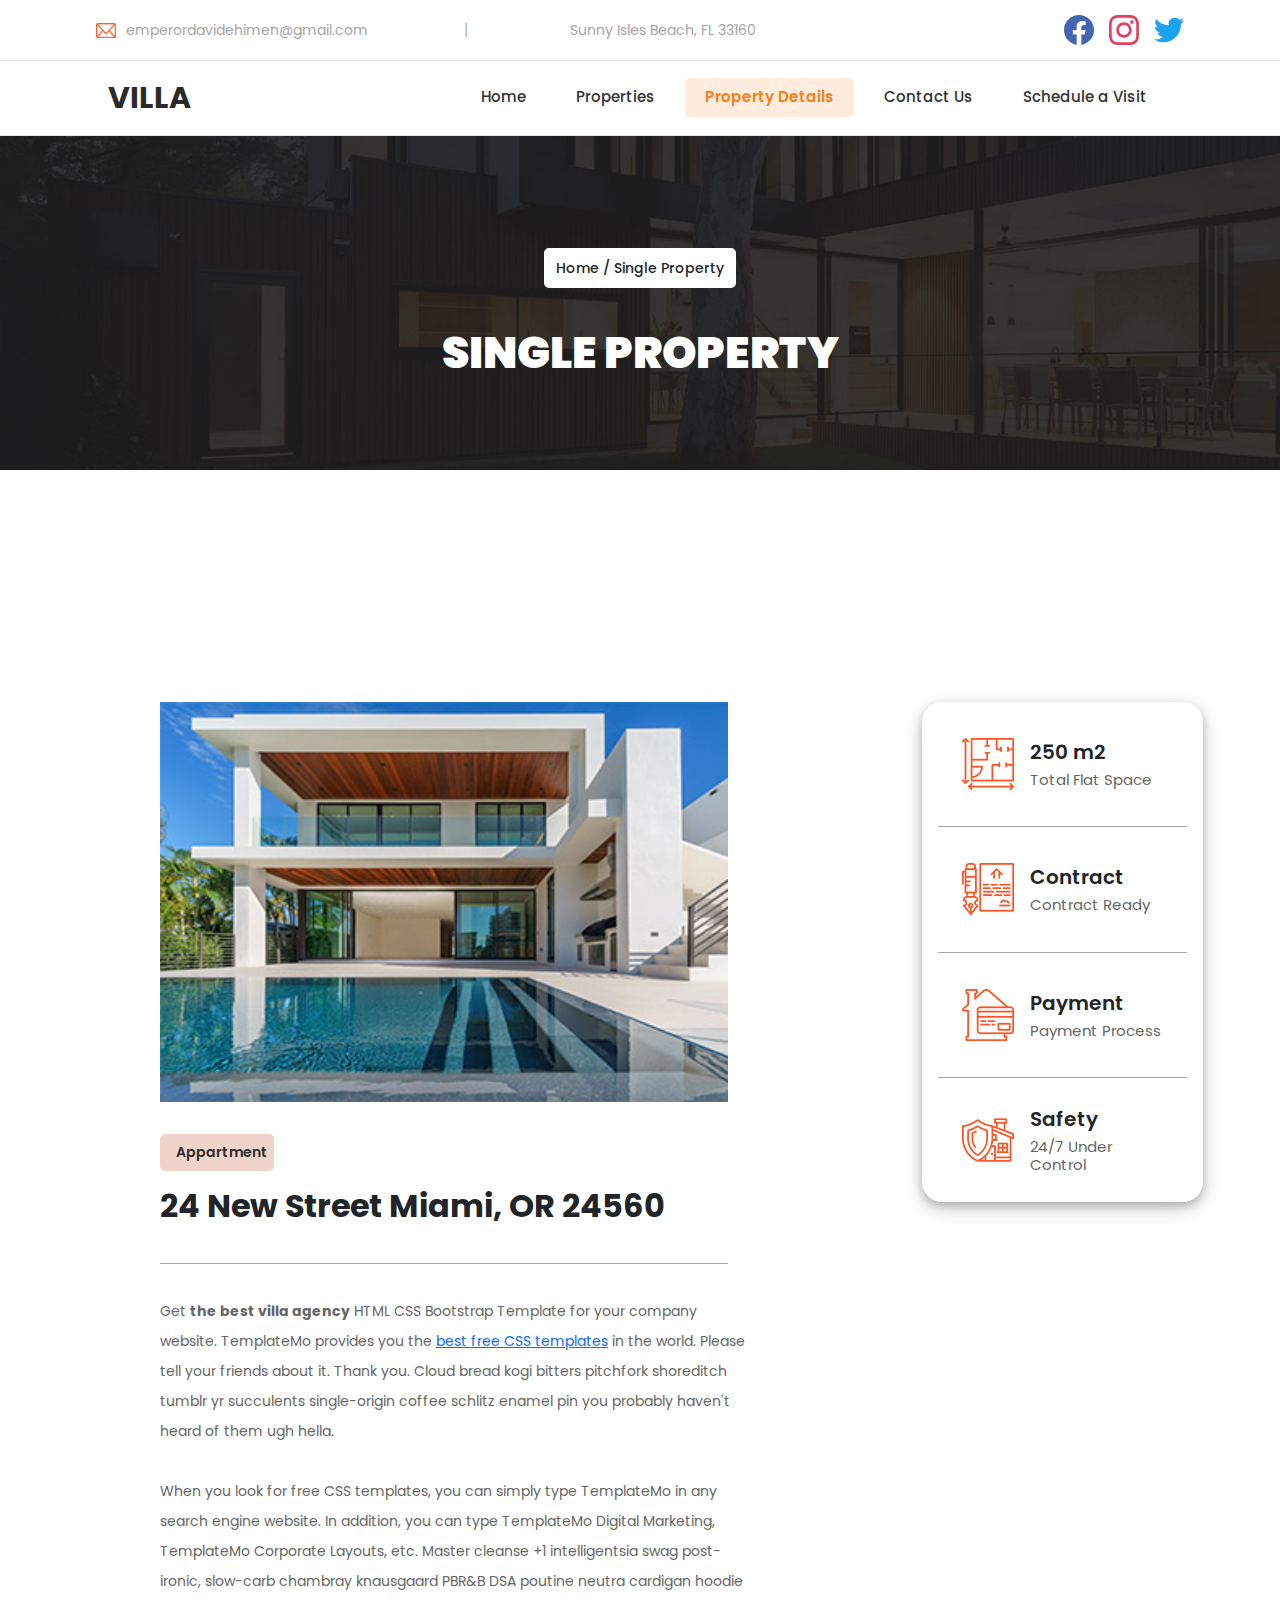
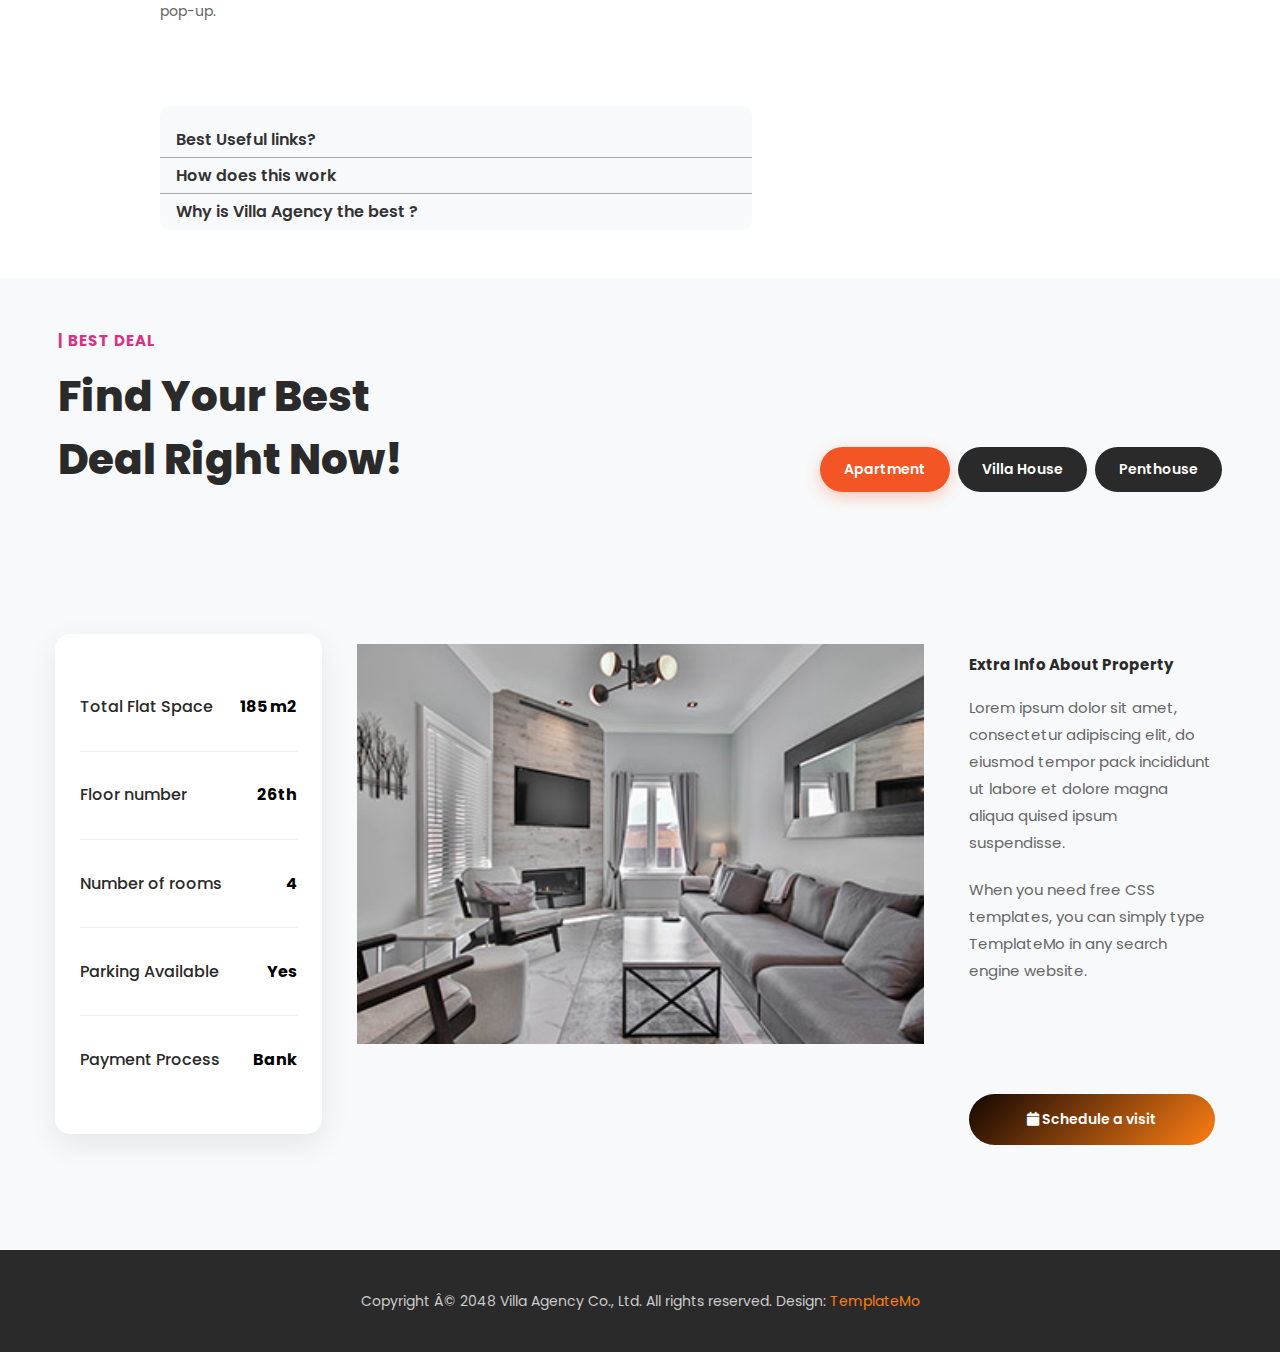
<file: details.html>
<!DOCTYPE html>
<html lang="en">
  <head>
    <title>Villa</title>
    <meta charset="utf-8" />
    <meta name="viewport" content="width=device-width, initial-scale=1" />
    <link href="css/bootstrap.min.css" rel="stylesheet" media="all" />
    <link
      rel="stylesheet"
      href="https://cdnjs.cloudflare.com/ajax/libs/font-awesome/6.5.1/css/all.min.css"
    />
    <link
      href="https://fonts.googleapis.com/css2?family=Poppins:wght@100;200;300;400;500;600;700;800;900&display=swap"
      rel="stylesheet"
    />
    <link href="details.css" rel="stylesheet" />
  </head>

  <body>
    <!-- Preloader -->
    <!-- <div class="preloader" id="preloader">
        <div class="loader">
            <div class="loader-text">VILLA</div>
        </div>
    </div> -->

    <!-- Main Content -->
    <!-- <div class="main-content" id="mainContent"> -->

    <!-- Top Navigation Bar -->
    <section>
      <div class="nav0" id="topNav">
        <div class="email-section">
          <img
            class="emailnav"
            src="assets/images/email-icon.png"
            alt="email-icon"
          />
          <p>emperordavidehimen@gmail.com</p>
        </div>

        <div class="divider">
          <h6>|</h6>
        </div>

        <div class="location-section">
          <p>Sunny Isles Beach, FL 33160</p>
        </div>

        <div class="social-section">
          <a href="#" target="_blank" rel="noopener noreferrer">
            <img
            src="data:image/svg+xml,%3Csvg xmlns='http://www.w3.org/2000/svg' width='30' height='30' viewBox='0 0 24 24' fill='%234267B2'%3E%3Cpath d='M24 12.073c0-6.627-5.373-12-12-12s-12 5.373-12 12c0 5.99 4.388 10.954 10.125 11.854v-8.385H7.078v-3.47h3.047V9.43c0-3.007 1.792-4.669 4.533-4.669 1.312 0 2.686.235 2.686.235v2.953H15.83c-1.491 0-1.956.925-1.956 1.874v2.25h3.328l-.532 3.47h-2.796v8.385C19.612 23.027 24 18.062 24 12.073z'/%3E%3C/svg%3E"
            alt="facebook"
          />

          </a>
          <a href="https://www.instagram.com/emperor_dav?igsh=MWFuYTBxMHVnNmV4Yg==" target="_blank" rel="no-referrer-when-downgrade">
            <img
            src="data:image/svg+xml,%3Csvg xmlns='http://www.w3.org/2000/svg' width='30' height='30' viewBox='0 0 24 24' fill='%23E4405F'%3E%3Cpath d='M12 2.163c3.204 0 3.584.012 4.85.07 3.252.148 4.771 1.691 4.919 4.919.058 1.265.069 1.645.069 4.849 0 3.205-.012 3.584-.069 4.849-.149 3.225-1.664 4.771-4.919 4.919-1.266.058-1.644.07-4.85.07-3.204 0-3.584-.012-4.849-.07-3.26-.149-4.771-1.699-4.919-4.92-.058-1.265-.07-1.644-.07-4.849 0-3.204.013-3.583.07-4.849.149-3.227 1.664-4.771 4.919-4.919 1.266-.057 1.645-.069 4.849-.069zm0-2.163c-3.259 0-3.667.014-4.947.072-4.358.2-6.78 2.618-6.98 6.98-.059 1.281-.073 1.689-.073 4.948 0 3.259.014 3.668.072 4.948.2 4.358 2.618 6.78 6.98 6.98 1.281.058 1.689.072 4.948.072 3.259 0 3.668-.014 4.948-.072 4.354-.2 6.782-2.618 6.979-6.98.059-1.28.073-1.689.073-4.948 0-3.259-.014-3.667-.072-4.947-.196-4.354-2.617-6.78-6.979-6.98-1.281-.059-1.69-.073-4.949-.073zm0 5.838c-3.403 0-6.162 2.759-6.162 6.162s2.759 6.163 6.162 6.163 6.162-2.759 6.162-6.163c0-3.403-2.759-6.162-6.162-6.162zm0 10.162c-2.209 0-4-1.79-4-4 0-2.209 1.791-4 4-4s4 1.791 4 4c0 2.21-1.791 4-4 4zm6.406-11.845c-.796 0-1.441.645-1.441 1.44s.645 1.44 1.441 1.44c.795 0 1.439-.645 1.439-1.44s-.644-1.44-1.439-1.44z'/%3E%3C/svg%3E"
            alt="instagram"
          />
        </a>
               <a href="https://x.com/UnkownMami?t=umPR4MyQhvS6kiohzzsjXA&s=09" target="_blank" rel="noopener noreferrer">
        <img
            src="data:image/svg+xml,%3Csvg xmlns='http://www.w3.org/2000/svg' width='30' height='30' viewBox='0 0 24 24' fill='%231DA1F2'%3E%3Cpath d='M23.953 4.57a10 10 0 01-2.825.775 4.958 4.958 0 002.163-2.723c-.951.555-2.005.959-3.127 1.184a4.92 4.92 0 00-8.384 4.482C7.69 8.095 4.067 6.13 1.64 3.162a4.822 4.822 0 00-.666 2.475c0 1.71.87 3.213 2.188 4.096a4.904 4.904 0 01-2.228-.616v.06a4.923 4.923 0 003.946 4.827 4.996 4.996 0 01-2.212.085 4.936 4.936 0 004.604 3.417 9.867 9.867 0 01-6.102 2.105c-.39 0-.779-.023-1.17-.067a13.995 13.995 0 007.557 2.209c9.053 0 13.998-7.496 13.998-13.985 0-.21 0-.42-.015-.63A9.935 9.935 0 0024 4.59z'/%3E%3C/svg%3E"
            alt="twitter"
          />

               </a>
        </div>
      </div>
    </section>

    <!-- Main Navigation Bar -->
    <nav class="nav1" id="mainNav">
      <div class="navbar navbar-expand-lg">
        <div class="container-fluid">
          <a class="navbar-brand" href="index.html">VILLA</a>

          <button
            class="navbar-toggler"
            type="button"
            data-bs-toggle="collapse"
            data-bs-target="#navbarNav"
            aria-controls="navbarNav"
            aria-expanded="false"
            aria-label="Toggle navigation"
          >
            <span class="navbar-toggler-icon"></span>
          </button>

          <div class="collapse navbar-collapse" id="navbarNav">
            <ul class="navbar-nav">
              <li class="nav-item">
                <a class="nav-link" aria-current="page" href="index.html"
                  >Home</a
                >
              </li>
              <li class="nav-item">
                <a class="nav-link" href="Properties.html">Properties</a>
              </li>
              <li class="nav-item">
                <a class="nav-link active" href="details.html"
                  >Property Details</a
                >
              </li>
              <li class="nav-item">
                <a class="nav-link" href="Contact.html">Contact Us</a>
              </li>
              <li class="nav-item">
                <a class="nav-link" href="schedule.html">Schedule a Visit</a>
              </li>
            </ul>
          </div>
        </div>
      </div>
    </nav>
    <section class="prop-section">
      <div class="prop-sec">
        <div class="prop-sec1">Home / Single Property</div>
        <div class="prop-sec2">SINGLE PROPERTY</div>
      </div>
    </section>

    <section class="Det-Sec">
      <div class="Details">
        <div class="Details1">
            <img src="assets/images/property-01.jpg" alt="villa" loading="lazy">
            <div >
             <p class="dep">Appartment</p>
              <h2>24 New Street Miami, OR 24560</h2>
            </div>      
            <div>
            <p class="dep1">Get <strong>the best villa agency</strong> HTML CSS Bootstrap Template for your company website. TemplateMo provides you the <a href="https://www.google.com/search?q=best+free+css+templates" target="_blank">best free CSS templates</a> in the world. Please tell your friends about it. Thank you. Cloud bread kogi bitters pitchfork shoreditch tumblr yr succulents single-origin coffee schlitz enamel pin you probably haven't heard of them ugh hella.
            
            <br><br>When you look for free CSS templates, you can simply type TemplateMo in any search engine website. In addition, you can type TemplateMo Digital Marketing, TemplateMo Corporate Layouts, etc. Master cleanse +1 intelligentsia swag post-ironic, slow-carb chambray knausgaard PBR&B DSA poutine neutra cardigan hoodie pop-up.</p>
          </div> 
          <div>
                                <div class="feat2-content">
                        <!-- Accordion FAQ -->
                        <div class="accordion-section">
                            <div class="accordion" id="accordionExample" style="background-color: #f8f9fa;">
                                <div class="accordion-item" id="accord">
                                    <h2 class="accordion-header">
                                        <button class="accordion-button collapsed" type="button" data-bs-toggle="collapse" data-bs-target="#collapseOne" aria-expanded="false" aria-controls="collapseOne">
                                            Best Useful links?
                                        </button>
                                    </h2>
                                    <div id="collapseOne" class="accordion-collapse collapse" data-bs-parent="#accordionExample">
                                        <div class="accordion-body">
                                            Get the best villa website template in HTML CSS and Bootstrap for your business. TemplateMo provides you the best free CSS templates in the world. Please tell your friends about it
                                        </div>
                                    </div>
                                </div>
                                
                                <div class="accordion-item" id="accord">
                                    <h2 class="accordion-header">
                                        <button class="accordion-button collapsed" type="button" data-bs-toggle="collapse" data-bs-target="#collapseTwo" aria-expanded="false" aria-controls="collapseTwo">
                                            How does this work 
                                        </button>
                                    </h2>
                                    <div id="collapseTwo" class="accordion-collapse collapse" data-bs-parent="#accordionExample">
                                        <div class="accordion-body">
                                            Dolor almesit amet, consectetur adipiscing elit, sed doesn't eiusmod tempor incididunt ut labore consectetur adipiscing elit, sed do eiusmod tempor incididunt ut labore et dolore magna aliqua      
                                        </div>
                                    </div>
                                </div>
                                
                                <div class="accordion-item" id="accord1">
                                    <h2 class="accordion-header">
                                        <button class="accordion-button collapsed" type="button" data-bs-toggle="collapse" data-bs-target="#collapseThree" aria-expanded="false" aria-controls="collapseThree">
                                            Why is Villa Agency the best ?
                                        </button>
                                    </h2>
                                    <div id="collapseThree" class="accordion-collapse collapse" data-bs-parent="#accordionExample">
                                        <div class="accordion-body">
                                            Dolor <strong>almesit amet</strong>, consectetur adipiscing elit, sed doesn't eiusmod tempor incididunt ut labore consectetur <code>adipiscing</code> elit, sed do eiusmod tempor incididunt ut labore et dolore magna aliqua.
                                        </div>
                                    </div>
                                </div>
                            </div>
                        </div>
                       </div>

          </div>
            </div> 
        </div>
        <div class="Details2">
                                         <div class="info-table-section">
                            <div class="info-table">
                                <ul>
                                    <li>
                                        <img src="assets/images/info-icon-01.png" alt="" style="max-width: 52px;">
                                        <h4>250 m2<br><span>Total Flat Space</span></h4>
                                    </li>
                                    <li>
                                        <img src="assets/images/info-icon-02.png" alt="" style="max-width: 52px;">
                                        <h4>Contract<br><span>Contract Ready</span></h4>
                                    </li>
                                    <li>
                                        <img src="assets/images/info-icon-03.png" alt="" style="max-width: 52px;">
                                        <h4>Payment<br><span>Payment Process</span></h4>
                                    </li>
                                    <li>
                                        <img src="assets/images/info-icon-04.png" alt="" style="max-width: 52px;">
                                        <h4>Safety<br><span>24/7 Under Control</span></h4>
                                    </li>
                                </ul>
                            </div>
                       
                    </div>

        </div>
      </div>
    </section>
    <section class="pill">
        <div class="section best-deal">
            <div class="container">
                <div class="row header-row">
                    <div class="col-lg-6 col-md-12">
                        <div class="section-heading">
                            <h6>| Best Deal</h6>
                            <h2>Find Your Best<br>Deal Right Now!</h2>
                        </div>
                    </div>
                    <div class="col-lg-6 col-md-12">
                        <div class="nav-pills-container">
                            <ul class="nav nav-pills justify-content-end" role="tablist">
                                <li class="nav-item" role="presentation">
                                    <button class="nav-link active" id="appartment-tab" data-bs-toggle="pill" data-bs-target="#appartment" type="button" role="tab">Apartment</button>
                                </li>
                                <li class="nav-item" role="presentation">
                                    <button class="nav-link" id="villa-tab" data-bs-toggle="pill" data-bs-target="#villa" type="button" role="tab">Villa House</button>
                                </li>
                                <li class="nav-item" role="presentation">
                                    <button class="nav-link" id="penthouse-tab" data-bs-toggle="pill" data-bs-target="#penthouse" type="button" role="tab">Penthouse</button>
                                </li>
                            </ul>
                        </div>
                    </div>
                </div>

                <div class="tab-content" id="myTabContent">
                    <div class="tab-pane fade show active" id="appartment" role="tabpanel">
                        <div class="row align-items-center">
                            <div class="col-lg-3">
                                <div class="info-table">
                                    <ul>
                                        <li>Total Flat Space <span>185 m2</span></li>
                                        <li>Floor number <span>26th</span></li>
                                        <li>Number of rooms <span>4</span></li>
                                        <li>Parking Available <span>Yes</span></li>
                                        <li>Payment Process <span>Bank</span></li>
                                    </ul>
                                </div>
                            </div>
                            <div class="col-lg-6">
                                <div class="property-image">
                                    <img src="assets/images/property-05.jpg" alt="Modern Apartment">
                                </div>
                            </div>
                            <div class="col-lg-3">
                                <div class="property-details">
                                    <h4>Extra Info About Property</h4>
                                    <p>Lorem ipsum dolor sit amet, consectetur adipiscing elit, do eiusmod tempor pack incididunt ut labore et dolore magna aliqua quised ipsum suspendisse.</p>
                                    <p>When you need free CSS templates, you can simply type TemplateMo in any search engine website.</p>
                                    <div class="icon-button">
                                        <a href="schedule.html"><i class="fa fa-calendar"></i> Schedule a visit</a>
                                    </div>
                                </div>
                            </div>
                        </div>
                    </div>
                    
                    <div class="tab-pane fade" id="villa" role="tabpanel">
                        <div class="row align-items-center">
                            <div class="col-lg-3">
                                <div class="info-table">
                                    <ul>
                                        <li>Total Flat Space <span>250 m2</span></li>
                                        <li>Floor number <span>26th</span></li>
                                        <li>Number of rooms <span>5</span></li>
                                        <li>Parking Available <span>Yes</span></li>
                                        <li>Payment Process <span>Bank</span></li>
                                    </ul>
                                </div>
                            </div>
                            <div class="col-lg-6">
                                <div class="property-image">
                                    <img src="assets/images/property-06.jpg" alt="Luxury Villa">
                                </div>
                            </div>
                            <div class="col-lg-3">
                                <div class="property-details">
                                    <h4>Detail Info About Villa</h4>
                                    <p>Lorem ipsum dolor sit amet, consectetur adipiscing elit, do eiusmod tempor pack incididunt ut labore et dolore magna aliqua quised ipsum suspendisse.</p>
                                    <p>Swag fanny pack lyft blog twee. JOMO ethical copper mug, succulents typewriter shaman DIY kitsch.</p>
                                    <div class="icon-button">
                                        <a href="schedule.html"><i class="fa fa-calendar"></i> Schedule a visit</a>
                                    </div>
                                </div>
                            </div>
                        </div>
                    </div>
                    
                    <div class="tab-pane fade" id="penthouse" role="tabpanel">
                        <div class="row align-items-center">
                            <div class="col-lg-3">
                                <div class="info-table">
                                    <ul>
                                        <li>Total Flat Space <span>320 m2</span></li>
                                        <li>Floor number <span>34th</span></li>
                                        <li>Number of rooms <span>6</span></li>
                                        <li>Parking Available <span>Yes</span></li>
                                        <li>Payment Process <span>Bank</span></li>
                                    </ul>
                                </div>
                            </div>
                            <div class="col-lg-6">
                                <div class="property-image">
                                    <img src="assets/images/property-03.jpg" alt="Penthouse Suite">
                                </div>
                            </div>
                            <div class="col-lg-3">
                                <div class="property-details">
                                    <h4>Extra Info About Penthouse</h4>
                                    <p>Lorem ipsum dolor sit amet, consectetur adipiscing elit, do eiusmod tempor pack incididunt ut labore et dolore magna aliqua quised ipsum suspendisse.</p>
                                    <p>Swag fanny pack lyft blog twee. JOMO ethical copper mug, succulents typewriter shaman DIY kitsch.</p>
                                    <div class="icon-button">
                                        <a href="schedule.html"><i class="fa fa-calendar"></i> Schedule a visit</a>
                                    </div>
                                </div>
                            </div>
                        </div>
                    </div>
                </div>
            </div>
        </div>   
     </section>
       <footer>
    <div class="container">
      <div class="col-lg-8">
        <p>Copyright Â© 2048 Villa Agency Co., Ltd. All rights reserved. 
        
        Design: <a rel="nofollow" href="https://templatemo.com" target="_blank">TemplateMo</a></p>
      </div>
    </div>
  </footer>

<script src="https://cdn.jsdelivr.net/npm/bootstrap@5.3.2/dist/js/bootstrap.bundle.min.js"></script>
 <script src="details.js"></script>
  </body>
</html>
</file>
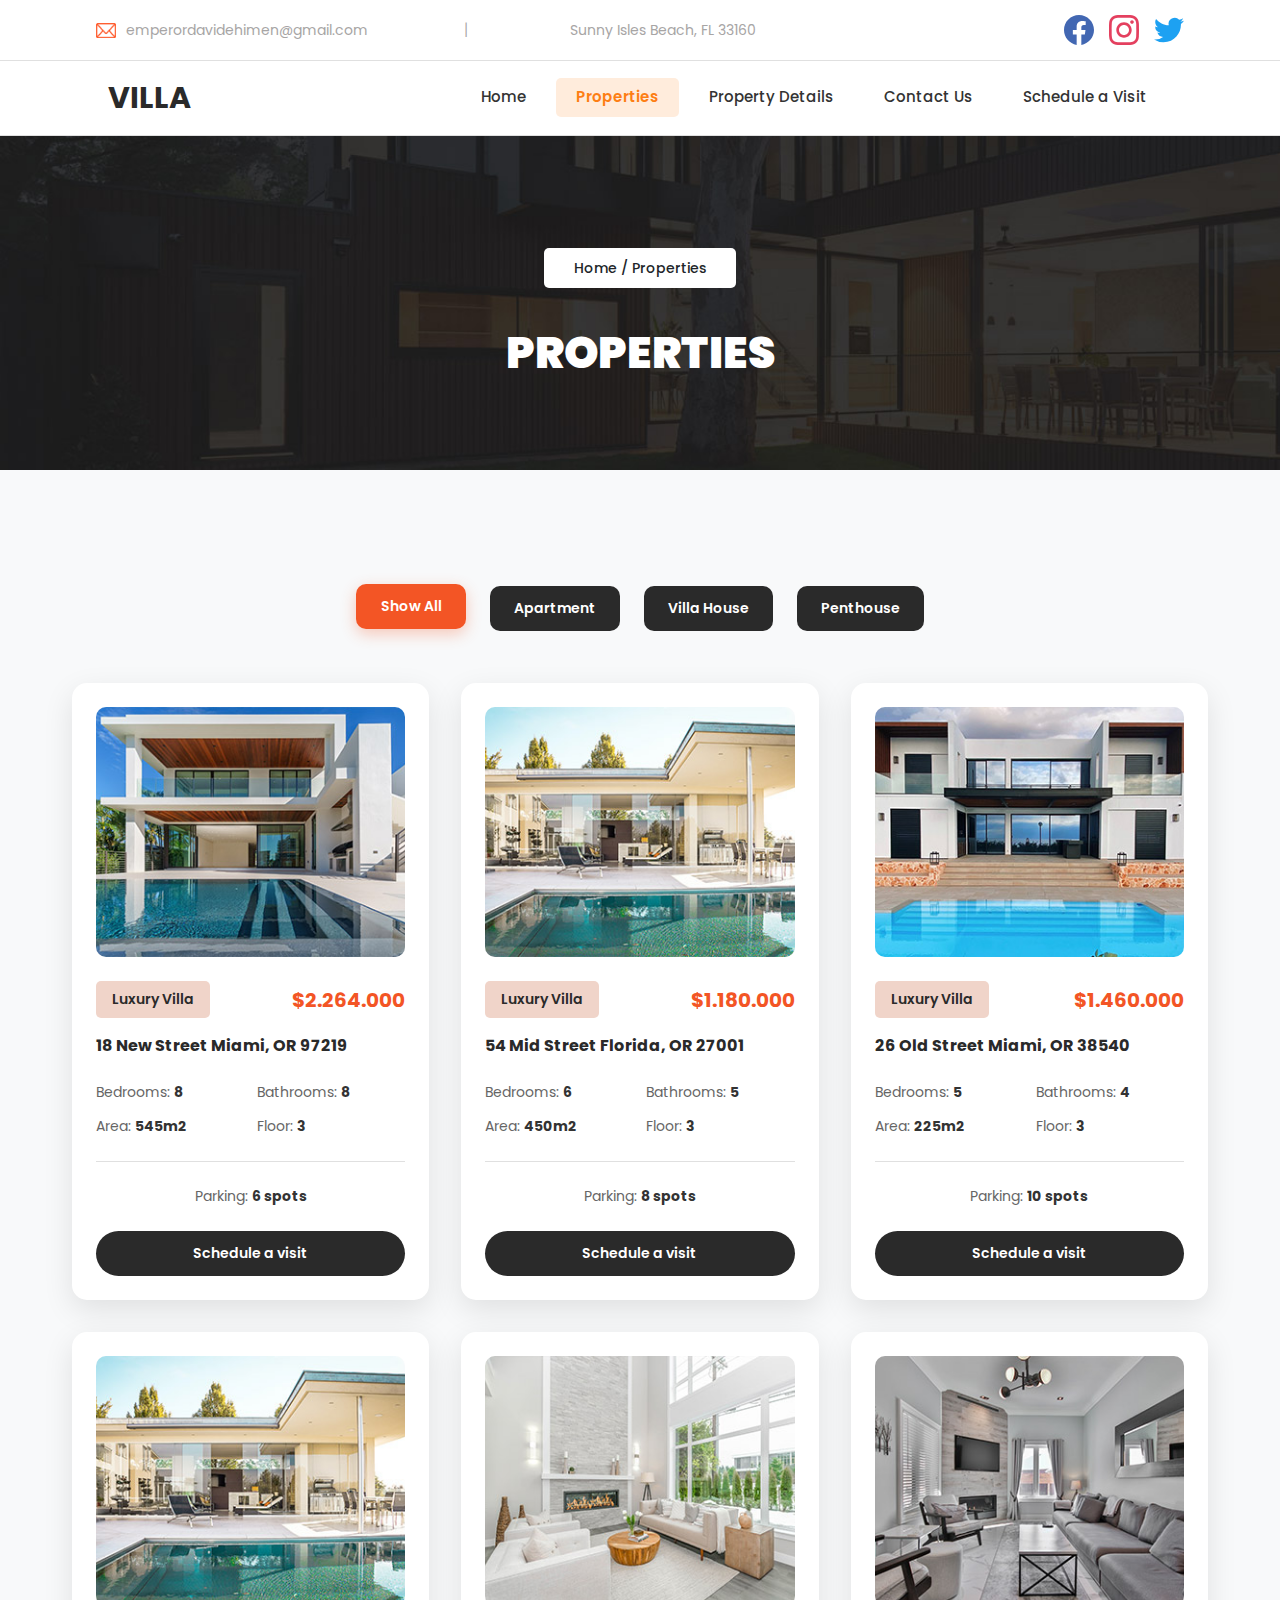
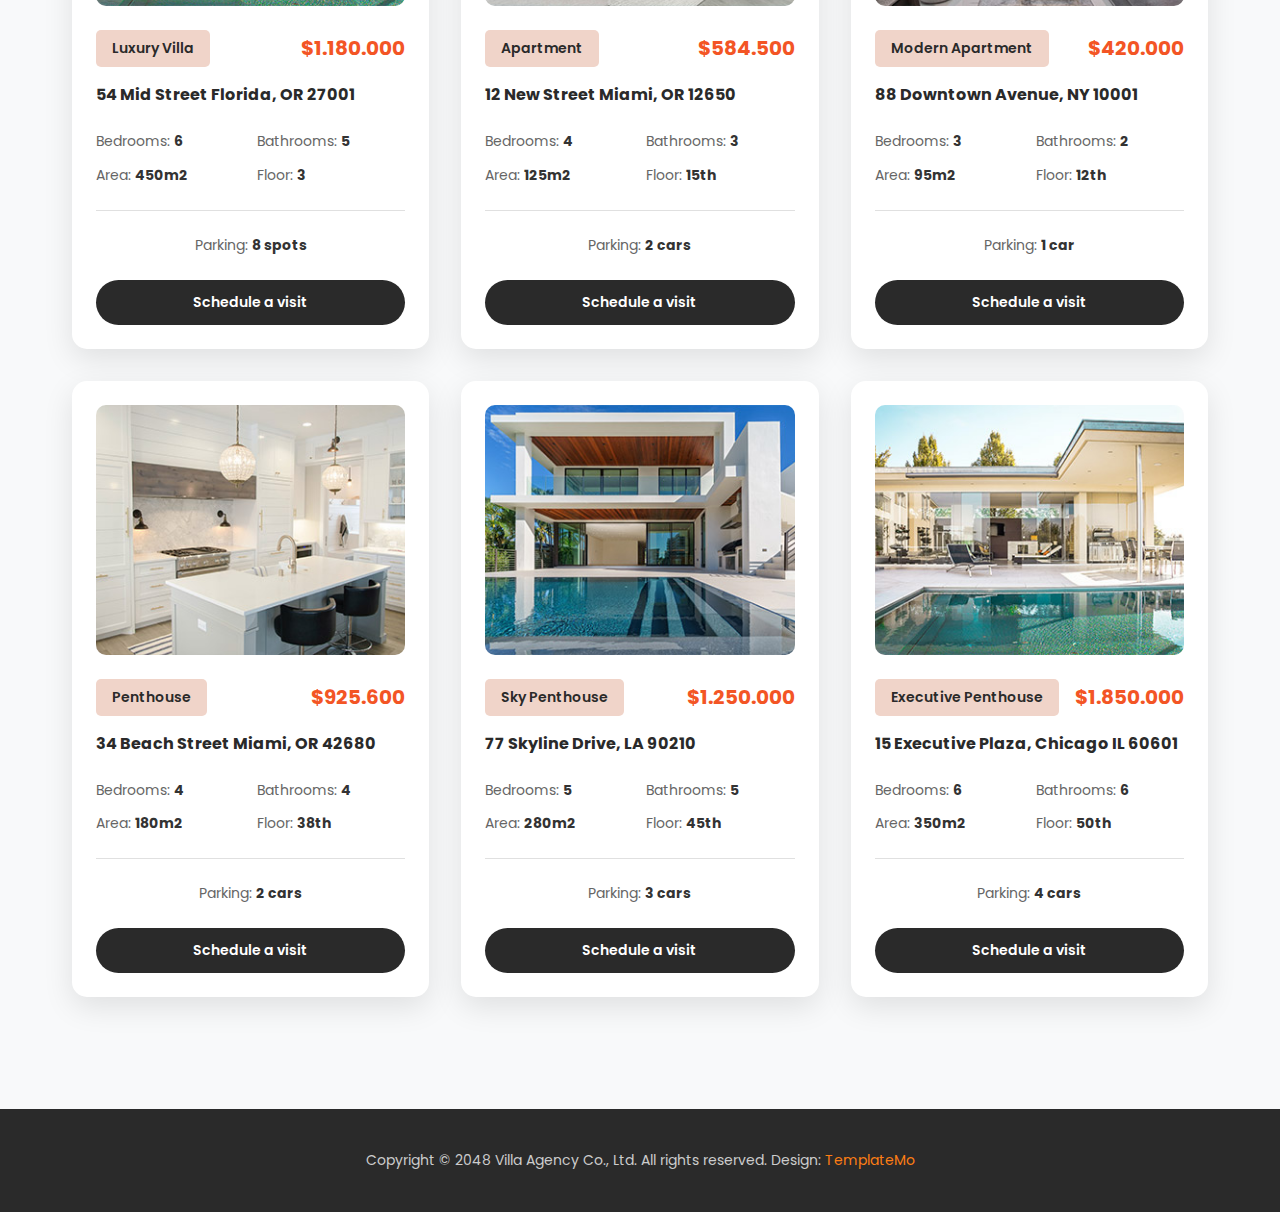
<file: Properties.html>
<!DOCTYPE html>
<html lang="en">
<head>
    <title>Villa</title>   
    <meta charset="utf-8">
    <meta name="viewport" content="width=device-width, initial-scale=1">
    <link href="css/bootstrap.min.css" rel="stylesheet" media="all">
    <link rel="stylesheet" href="https://cdnjs.cloudflare.com/ajax/libs/font-awesome/6.5.1/css/all.min.css">
    <link href="https://fonts.googleapis.com/css2?family=Poppins:wght@100;200;300;400;500;600;700;800;900&display=swap" rel="stylesheet">
    <link href="properties.css" rel="stylesheet">
    
</head>

<body>
    <!-- Preloader -->
    <!-- <div class="preloader" id="preloader">
        <div class="loader">
            <div class="loader-text">VILLA</div>
        </div>
    </div>
 -->
    <!-- Main Content -->
    <!-- <div class="main-content" id="mainContent"> -->
        
        <!-- Top Navigation Bar -->
 <section>
        <div class="nav0" id="topNav">
            <div class="email-section">
                <img class="emailnav" src="assets/images/email-icon.png" alt="email-icon">
                <p>emperordavidehimen@gmail.com</p>
            </div>
            
            <div class="divider">
                <h6>|</h6>
            </div>
            
            <div class="location-section">
                <p>Sunny Isles Beach, FL 33160</p>
            </div>
            
        <div class="social-section">
          <a href="#" target="_blank" rel="noopener noreferrer">
            <img
            src="data:image/svg+xml,%3Csvg xmlns='http://www.w3.org/2000/svg' width='30' height='30' viewBox='0 0 24 24' fill='%234267B2'%3E%3Cpath d='M24 12.073c0-6.627-5.373-12-12-12s-12 5.373-12 12c0 5.99 4.388 10.954 10.125 11.854v-8.385H7.078v-3.47h3.047V9.43c0-3.007 1.792-4.669 4.533-4.669 1.312 0 2.686.235 2.686.235v2.953H15.83c-1.491 0-1.956.925-1.956 1.874v2.25h3.328l-.532 3.47h-2.796v8.385C19.612 23.027 24 18.062 24 12.073z'/%3E%3C/svg%3E"
            alt="facebook"
          />

          </a>
          <a href="https://www.instagram.com/emperor_dav?igsh=MWFuYTBxMHVnNmV4Yg==" target="_blank" rel="no-referrer-when-downgrade">
            <img
            src="data:image/svg+xml,%3Csvg xmlns='http://www.w3.org/2000/svg' width='30' height='30' viewBox='0 0 24 24' fill='%23E4405F'%3E%3Cpath d='M12 2.163c3.204 0 3.584.012 4.85.07 3.252.148 4.771 1.691 4.919 4.919.058 1.265.069 1.645.069 4.849 0 3.205-.012 3.584-.069 4.849-.149 3.225-1.664 4.771-4.919 4.919-1.266.058-1.644.07-4.85.07-3.204 0-3.584-.012-4.849-.07-3.26-.149-4.771-1.699-4.919-4.92-.058-1.265-.07-1.644-.07-4.849 0-3.204.013-3.583.07-4.849.149-3.227 1.664-4.771 4.919-4.919 1.266-.057 1.645-.069 4.849-.069zm0-2.163c-3.259 0-3.667.014-4.947.072-4.358.2-6.78 2.618-6.98 6.98-.059 1.281-.073 1.689-.073 4.948 0 3.259.014 3.668.072 4.948.2 4.358 2.618 6.78 6.98 6.98 1.281.058 1.689.072 4.948.072 3.259 0 3.668-.014 4.948-.072 4.354-.2 6.782-2.618 6.979-6.98.059-1.28.073-1.689.073-4.948 0-3.259-.014-3.667-.072-4.947-.196-4.354-2.617-6.78-6.979-6.98-1.281-.059-1.69-.073-4.949-.073zm0 5.838c-3.403 0-6.162 2.759-6.162 6.162s2.759 6.163 6.162 6.163 6.162-2.759 6.162-6.163c0-3.403-2.759-6.162-6.162-6.162zm0 10.162c-2.209 0-4-1.79-4-4 0-2.209 1.791-4 4-4s4 1.791 4 4c0 2.21-1.791 4-4 4zm6.406-11.845c-.796 0-1.441.645-1.441 1.44s.645 1.44 1.441 1.44c.795 0 1.439-.645 1.439-1.44s-.644-1.44-1.439-1.44z'/%3E%3C/svg%3E"
            alt="instagram"
          />
        </a>
               <a href="https://x.com/UnkownMami?t=umPR4MyQhvS6kiohzzsjXA&s=09" target="_blank" rel="noopener noreferrer">
        <img
            src="data:image/svg+xml,%3Csvg xmlns='http://www.w3.org/2000/svg' width='30' height='30' viewBox='0 0 24 24' fill='%231DA1F2'%3E%3Cpath d='M23.953 4.57a10 10 0 01-2.825.775 4.958 4.958 0 002.163-2.723c-.951.555-2.005.959-3.127 1.184a4.92 4.92 0 00-8.384 4.482C7.69 8.095 4.067 6.13 1.64 3.162a4.822 4.822 0 00-.666 2.475c0 1.71.87 3.213 2.188 4.096a4.904 4.904 0 01-2.228-.616v.06a4.923 4.923 0 003.946 4.827 4.996 4.996 0 01-2.212.085 4.936 4.936 0 004.604 3.417 9.867 9.867 0 01-6.102 2.105c-.39 0-.779-.023-1.17-.067a13.995 13.995 0 007.557 2.209c9.053 0 13.998-7.496 13.998-13.985 0-.21 0-.42-.015-.63A9.935 9.935 0 0024 4.59z'/%3E%3C/svg%3E"
            alt="twitter"
          />

               </a>
        </div>
        </div>
    </section>

    <!-- Main Navigation Bar -->
    <nav class="nav1" id="mainNav">
        <div class="navbar navbar-expand-lg">
            <div class="container-fluid">
                <a class="navbar-brand" href="index.html">VILLA</a>
                
                <button class="navbar-toggler" type="button" data-bs-toggle="collapse" data-bs-target="#navbarNav" aria-controls="navbarNav" aria-expanded="false" aria-label="Toggle navigation">
                    <span class="navbar-toggler-icon"></span>
                </button>
                
                <div class="collapse navbar-collapse" id="navbarNav">
                    <ul class="navbar-nav">
                        <li class="nav-item">
                            <a class="nav-link " aria-current="page" href="index.html">Home</a>
                        </li>
                        <li class="nav-item">
                            <a  class="nav-link active" href="Properties.html">Properties</a>
                        </li>
                        <li class="nav-item">
                            <a class="nav-link" href="details.html">Property Details</a>
                        </li>
                        <li class="nav-item">
                            <a class="nav-link" href="Contact.html">Contact Us</a>
                        </li>
                        <li class="nav-item">
                            <a class="nav-link" href="schedule.html">Schedule a Visit</a>
                        </li>
                    </ul>
                </div>
            </div>
        </div>
    </nav>        
        <section class="prop-section">
            <div class="prop-sec">
                     <div class="prop-sec1">
                        Home / Properties
                     </div>   
                     <div class="prop-sec2">
                        PROPERTIES
                     </div>

            </div>
        </section>


        <section class="properties-filter-section">

            <div class="nav-pills-container">
                <ul class="property-nav-pills" role="tablist">
                    <li class="nav-item">
                        <a class="nav-link active" href="#" data-filter="all" role="tab">Show All</a>
                    </li>
                    <li class="nav-item">
                        <a class="nav-link" href="#" data-filter="apartment" role="tab">Apartment</a>
                    </li>
                    <li class="nav-item">
                        <a class="nav-link" href="#" data-filter="villa" role="tab">Villa House</a>
                    </li>
                    <li class="nav-item">
                        <a class="nav-link" href="#" data-filter="penthouse" role="tab">Penthouse</a>
                    </li>
                </ul>
            </div>
        </div>

        <div class="properties-grid" id="propertiesGrid">
            <!-- Villa Properties -->
            <div class="property-card" data-category="villa">
                <img src="assets/images/property-01.jpg" alt="Luxury Villa" class="property-image">
                
                <div class="property-header">
                    <span class="property-type">Luxury Villa</span>
                    <h5 class="property-price">$2.264.000</h5>
                </div>
                
                <a href="schedule.html" class="property-address">18 New Street Miami, OR 97219</a>
                
                <div class="property-details">
                    <p class="property-detail">Bedrooms: <span>8</span></p>
                    <p class="property-detail">Bathrooms: <span>8</span></p>
                    <p class="property-detail">Area: <span>545m2</span></p>
                    <p class="property-detail">Floor: <span>3</span></p>
                </div>
                
                <p class="property-parking">Parking: <span>6 spots</span></p>
                
                <a href="schedule.html" class="property-button">Schedule a visit</a>
            </div>

            <div class="property-card" data-category="villa">
                <img src="assets/images/property-02.jpg" alt="Luxury Villa" class="property-image">
                
                <div class="property-header">
                    <span class="property-type">Luxury Villa</span>
                    <h5 class="property-price">$1.180.000</h5>
                </div>
                
                <a href="schedule.html" class="property-address">54 Mid Street Florida, OR 27001</a>
                
                <div class="property-details">
                    <p class="property-detail">Bedrooms: <span>6</span></p>
                    <p class="property-detail">Bathrooms: <span>5</span></p>
                    <p class="property-detail">Area: <span>450m2</span></p>
                    <p class="property-detail">Floor: <span>3</span></p>
                </div>
                
                <p class="property-parking">Parking: <span>8 spots</span></p>
                
                <a href="schedule.html" class="property-button">Schedule a visit</a>
            </div>

            <div class="property-card" data-category="villa">
                <img src="assets/images/property-03.jpg" alt="Luxury Villa" class="property-image">
                
                <div class="property-header">
                    <span class="property-type">Luxury Villa</span>
                    <h5 class="property-price">$1.460.000</h5>
                </div>
                
                <a href="schedule.html" class="property-address">26 Old Street Miami, OR 38540</a>
                
                <div class="property-details">
                    <p class="property-detail">Bedrooms: <span>5</span></p>
                    <p class="property-detail">Bathrooms: <span>4</span></p>
                    <p class="property-detail">Area: <span>225m2</span></p>
                    <p class="property-detail">Floor: <span>3</span></p>
                </div>
                
                <p class="property-parking">Parking: <span>10 spots</span></p>
                
                <a href="schedule.html" class="property-button">Schedule a visit</a>
            </div>
                         <div class="property-card" data-category="villa">
                <img src="assets/images/property-02.jpg" alt="Luxury Villa" class="property-image">
                
                <div class="property-header">
                    <span class="property-type">Luxury Villa</span>
                    <h5 class="property-price">$1.180.000</h5>
                </div>
                
                <a href="schedule.html" class="property-address">54 Mid Street Florida, OR 27001</a>
                
                <div class="property-details">
                    <p class="property-detail">Bedrooms: <span>6</span></p>
                    <p class="property-detail">Bathrooms: <span>5</span></p>
                    <p class="property-detail">Area: <span>450m2</span></p>
                    <p class="property-detail">Floor: <span>3</span></p>
                </div>
                
                <p class="property-parking">Parking: <span>8 spots</span></p>
                
                <a href="schedule.html" class="property-button">Schedule a visit</a>
            </div>

            <!-- Apartment Properties -->
            <div class="property-card" data-category="apartment">
                <img src="assets/images/property-04.jpg" alt="Modern Apartment" class="property-image">
                
                <div class="property-header">
                    <span class="property-type">Apartment</span>
                    <h5 class="property-price">$584.500</h5>
                </div>
                
                <a href="schedule.html" class="property-address">12 New Street Miami, OR 12650</a>
                
                <div class="property-details">
                    <p class="property-detail">Bedrooms: <span>4</span></p>
                    <p class="property-detail">Bathrooms: <span>3</span></p>
                    <p class="property-detail">Area: <span>125m2</span></p>
                    <p class="property-detail">Floor: <span>15th</span></p>
                </div>
                
                <p class="property-parking">Parking: <span>2 cars</span></p>
                
                <a href="schedule.html" class="property-button">Schedule a visit</a>
            </div>

            <div class="property-card" data-category="apartment">
                <img src="assets/images/property-05.jpg" alt="City Apartment" class="property-image">
                
                <div class="property-header">
                    <span class="property-type">Modern Apartment</span>
                    <h5 class="property-price">$420.000</h5>
                </div>
                
                <a href="schedule.html" class="property-address">88 Downtown Avenue, NY 10001</a>
                
                <div class="property-details">
                    <p class="property-detail">Bedrooms: <span>3</span></p>
                    <p class="property-detail">Bathrooms: <span>2</span></p>
                    <p class="property-detail">Area: <span>95m2</span></p>
                    <p class="property-detail">Floor: <span>12th</span></p>
                </div>
                
                <p class="property-parking">Parking: <span>1 car</span></p>
                
                <a href="schedule.html" class="property-button">Schedule a visit</a>
            </div>

            <!-- Penthouse Properties -->
            <div class="property-card" data-category="penthouse">
                <img src="assets/images/property-06.jpg" alt="Luxury Penthouse" class="property-image">
                
                <div class="property-header">
                    <span class="property-type">Penthouse</span>
                    <h5 class="property-price">$925.600</h5>
                </div>
                
                <a href="schedule.html" class="property-address">34 Beach Street Miami, OR 42680</a>
                
                <div class="property-details">
                    <p class="property-detail">Bedrooms: <span>4</span></p>
                    <p class="property-detail">Bathrooms: <span>4</span></p>
                    <p class="property-detail">Area: <span>180m2</span></p>
                    <p class="property-detail">Floor: <span>38th</span></p>
                </div>
                
                <p class="property-parking">Parking: <span>2 cars</span></p>
                
                <a href="schedule.html" class="property-button">Schedule a visit</a>
            </div>

            <div class="property-card" data-category="penthouse">
                <img src="assets/images/property-01.jpg" alt="Sky Penthouse" class="property-image">
                
                <div class="property-header">
                    <span class="property-type">Sky Penthouse</span>
                    <h5 class="property-price">$1.250.000</h5>
                </div>
                
                <a href="schedule.html" class="property-address">77 Skyline Drive, LA 90210</a>
                
                <div class="property-details">
                    <p class="property-detail">Bedrooms: <span>5</span></p>
                    <p class="property-detail">Bathrooms: <span>5</span></p>
                    <p class="property-detail">Area: <span>280m2</span></p>
                    <p class="property-detail">Floor: <span>45th</span></p>
                </div>
                
                <p class="property-parking">Parking: <span>3 cars</span></p>
                
                <a href="schedule.html" class="property-button">Schedule a visit</a>
            </div>

            <div class="property-card" data-category="penthouse">
                <img src="assets/images/property-02.jpg" alt="Executive Penthouse" class="property-image">
                
                <div class="property-header">
                    <span class="property-type">Executive Penthouse</span>
                    <h5 class="property-price">$1.850.000</h5>
                </div>
                
                <a href="schedule.html" class="property-address">15 Executive Plaza, Chicago IL 60601</a>
                
                <div class="property-details">
                    <p class="property-detail">Bedrooms: <span>6</span></p>
                    <p class="property-detail">Bathrooms: <span>6</span></p>
                    <p class="property-detail">Area: <span>350m2</span></p>
                    <p class="property-detail">Floor: <span>50th</span></p>
                </div>
                
                <p class="property-parking">Parking: <span>4 cars</span></p>
                
                <a href="schedule.html" class="property-button">Schedule a visit</a>
            </div>
        </div>
        </section>
          <footer>
    <div class="container">
      <div class="col-lg-8">
        <p>Copyright © 2048 Villa Agency Co., Ltd. All rights reserved. 
        
        Design: <a rel="nofollow" href="https://templatemo.com" target="_blank">TemplateMo</a></p>
      </div>
    </div>
  </footer>
</div>

     <script src="https://cdn.jsdelivr.net/npm/bootstrap@5.3.2/dist/js/bootstrap.bundle.min.js"></script>
     <script src="properties.js"></script>

</body>
</file>
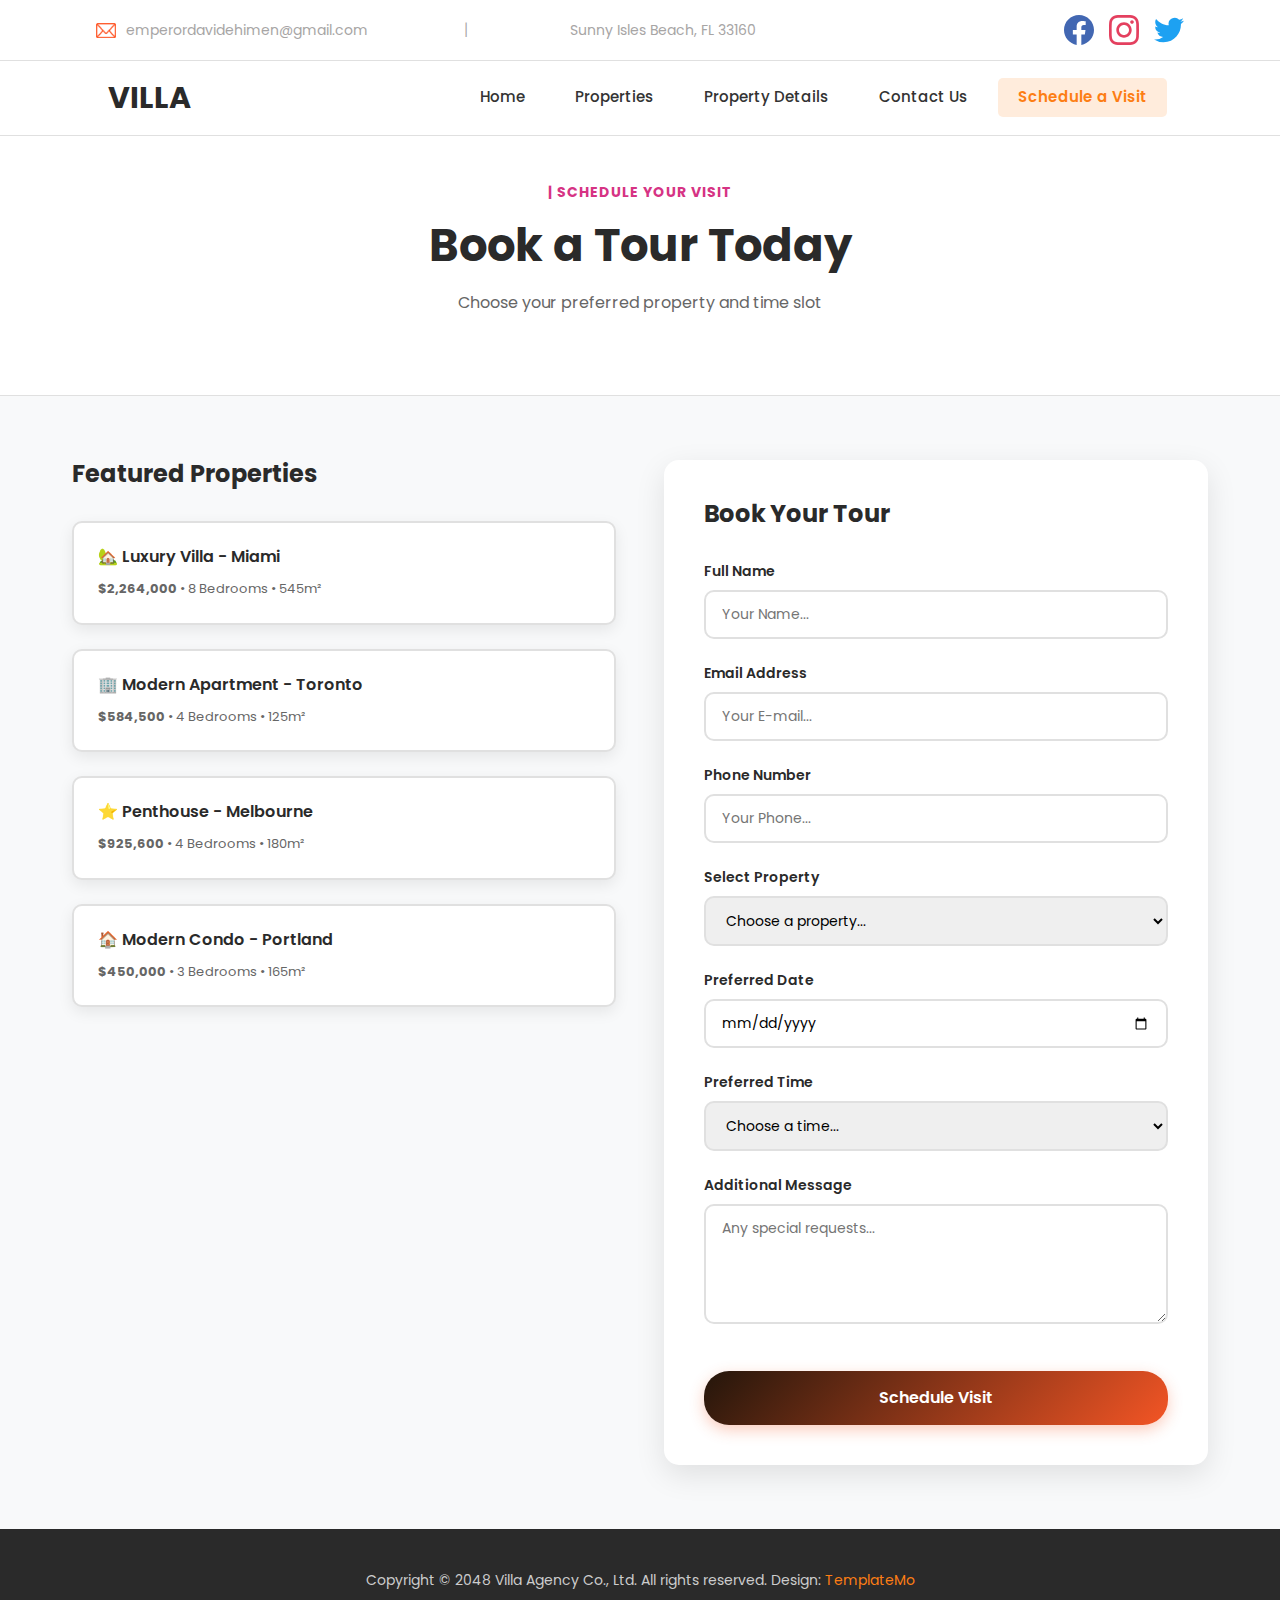
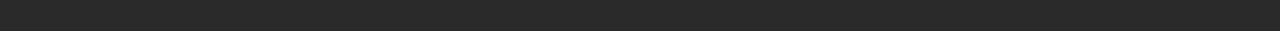
<file: schedule.html>
<!DOCTYPE html>
<html lang="en">
<head>
    <meta charset="UTF-8">
    <meta name="viewport" content="width=device-width, initial-scale=1.0">
    <title>Schedule a Visit - Villa Agency</title>
        <link href="css/bootstrap.min.css" rel="stylesheet" media="all">
    <link rel="stylesheet" href="https://cdnjs.cloudflare.com/ajax/libs/font-awesome/6.5.1/css/all.min.css">
    <link href="https://fonts.googleapis.com/css2?family=Poppins:wght@100;200;300;400;500;600;700;800;900&display=swap" rel="stylesheet">

    <link href="schedule.css" rel="stylesheet">
</head>
<body>
            <div class="nav0" id="topNav">
            <div class="email-section">
                <img class="emailnav" src="assets/images/email-icon.png" alt="email-icon">
                <p>emperordavidehimen@gmail.com</p>
            </div>
            
            <div class="divider">
                <h6>|</h6>
            </div>
            
            <div class="location-section">
                <p>Sunny Isles Beach, FL 33160</p>
            </div>
            
        <div class="social-section">
          <a href="#" target="_blank" rel="noopener noreferrer">
            <img
            src="data:image/svg+xml,%3Csvg xmlns='http://www.w3.org/2000/svg' width='30' height='30' viewBox='0 0 24 24' fill='%234267B2'%3E%3Cpath d='M24 12.073c0-6.627-5.373-12-12-12s-12 5.373-12 12c0 5.99 4.388 10.954 10.125 11.854v-8.385H7.078v-3.47h3.047V9.43c0-3.007 1.792-4.669 4.533-4.669 1.312 0 2.686.235 2.686.235v2.953H15.83c-1.491 0-1.956.925-1.956 1.874v2.25h3.328l-.532 3.47h-2.796v8.385C19.612 23.027 24 18.062 24 12.073z'/%3E%3C/svg%3E"
            alt="facebook"
          />

          </a>
          <a href="https://www.instagram.com/emperor_dav?igsh=MWFuYTBxMHVnNmV4Yg==" target="_blank" rel="no-referrer-when-downgrade">
            <img
            src="data:image/svg+xml,%3Csvg xmlns='http://www.w3.org/2000/svg' width='30' height='30' viewBox='0 0 24 24' fill='%23E4405F'%3E%3Cpath d='M12 2.163c3.204 0 3.584.012 4.85.07 3.252.148 4.771 1.691 4.919 4.919.058 1.265.069 1.645.069 4.849 0 3.205-.012 3.584-.069 4.849-.149 3.225-1.664 4.771-4.919 4.919-1.266.058-1.644.07-4.85.07-3.204 0-3.584-.012-4.849-.07-3.26-.149-4.771-1.699-4.919-4.92-.058-1.265-.07-1.644-.07-4.849 0-3.204.013-3.583.07-4.849.149-3.227 1.664-4.771 4.919-4.919 1.266-.057 1.645-.069 4.849-.069zm0-2.163c-3.259 0-3.667.014-4.947.072-4.358.2-6.78 2.618-6.98 6.98-.059 1.281-.073 1.689-.073 4.948 0 3.259.014 3.668.072 4.948.2 4.358 2.618 6.78 6.98 6.98 1.281.058 1.689.072 4.948.072 3.259 0 3.668-.014 4.948-.072 4.354-.2 6.782-2.618 6.979-6.98.059-1.28.073-1.689.073-4.948 0-3.259-.014-3.667-.072-4.947-.196-4.354-2.617-6.78-6.979-6.98-1.281-.059-1.69-.073-4.949-.073zm0 5.838c-3.403 0-6.162 2.759-6.162 6.162s2.759 6.163 6.162 6.163 6.162-2.759 6.162-6.163c0-3.403-2.759-6.162-6.162-6.162zm0 10.162c-2.209 0-4-1.79-4-4 0-2.209 1.791-4 4-4s4 1.791 4 4c0 2.21-1.791 4-4 4zm6.406-11.845c-.796 0-1.441.645-1.441 1.44s.645 1.44 1.441 1.44c.795 0 1.439-.645 1.439-1.44s-.644-1.44-1.439-1.44z'/%3E%3C/svg%3E"
            alt="instagram"
          />
        </a>
               <a href="https://x.com/UnkownMami?t=umPR4MyQhvS6kiohzzsjXA&s=09" target="_blank" rel="noopener noreferrer">
        <img
            src="data:image/svg+xml,%3Csvg xmlns='http://www.w3.org/2000/svg' width='30' height='30' viewBox='0 0 24 24' fill='%231DA1F2'%3E%3Cpath d='M23.953 4.57a10 10 0 01-2.825.775 4.958 4.958 0 002.163-2.723c-.951.555-2.005.959-3.127 1.184a4.92 4.92 0 00-8.384 4.482C7.69 8.095 4.067 6.13 1.64 3.162a4.822 4.822 0 00-.666 2.475c0 1.71.87 3.213 2.188 4.096a4.904 4.904 0 01-2.228-.616v.06a4.923 4.923 0 003.946 4.827 4.996 4.996 0 01-2.212.085 4.936 4.936 0 004.604 3.417 9.867 9.867 0 01-6.102 2.105c-.39 0-.779-.023-1.17-.067a13.995 13.995 0 007.557 2.209c9.053 0 13.998-7.496 13.998-13.985 0-.21 0-.42-.015-.63A9.935 9.935 0 0024 4.59z'/%3E%3C/svg%3E"
            alt="twitter"
          />

               </a>
        </div>
        </div>


    <!-- Main Navigation Bar -->
    <nav class="nav1" id="mainNav">
        <div class="navbar navbar-expand-lg">
            <div class="container-fluid">
                <a class="navbar-brand" href="index.html">VILLA</a>
                
                <button class="navbar-toggler" type="button" data-bs-toggle="collapse" data-bs-target="#navbarNav" aria-controls="navbarNav" aria-expanded="false" aria-label="Toggle navigation">
                    <span class="navbar-toggler-icon"></span>
                </button>
                
                <div class="collapse navbar-collapse" id="navbarNav">
                    <ul class="navbar-nav">
                        <li class="nav-item">
                            <a class="nav-link"  href="index.html">Home</a>
                        </li>
                        <li class="nav-item">
                            <a class="nav-link" href="Properties.html">Properties</a>
                        </li>
                        <li class="nav-item">
                            <a class="nav-link" href="details.html">Property Details</a>
                        </li>
                        <li class="nav-item">
                            <a class="nav-link" href="Contact.html">Contact Us</a>
                        </li>
                        <li class="nav-item">
                            <a class="nav-link active" aria-current="page" href="schedule.html">Schedule a Visit</a>
                        </li>
                    </ul>
                </div>
            </div>
        </div>
    </nav>  

    <!-- Header -->
    <div class="schedule-header">
        <h6>| Schedule Your Visit</h6>
        <h1>Book a Tour Today</h1>
        <p>Choose your preferred property and time slot</p>
    </div>

    <!-- Main Content -->
    <div class="schedule-container">
        <div class="schedule-content">
            <!-- Left Side - Properties -->
            <div class="properties-list">
                <h3>Featured Properties</h3>
                
                <div class="property-item">
                    <h4>🏡 Luxury Villa - Miami</h4>
                    <p><strong>$2,264,000</strong> • 8 Bedrooms • 545m²</p>
                </div>

                <div class="property-item">
                    <h4>🏢 Modern Apartment - Toronto</h4>
                    <p><strong>$584,500</strong> • 4 Bedrooms • 125m²</p>
                </div>

                <div class="property-item">
                    <h4>⭐ Penthouse - Melbourne</h4>
                    <p><strong>$925,600</strong> • 4 Bedrooms • 180m²</p>
                </div>

                <div class="property-item">
                    <h4>🏠 Modern Condo - Portland</h4>
                    <p><strong>$450,000</strong> • 3 Bedrooms • 165m²</p>
                </div>
            </div>

            <!-- Right Side - Booking Form -->
            <form class="booking-form" action="https://formspree.io/f/mblzqjpv"
  method="POST">
                <h3>Book Your Tour</h3>

                <div class="form-group">
                    <label for="fullName">Full Name</label>
                    <input type="text" id="fullName" name="fullName" placeholder="Your Name..." required>
                </div>

                <div class="form-group">
                    <label for="email">Email Address</label>
                    <input type="email" id="email" name="email" placeholder="Your E-mail..." required>
                </div>

                <div class="form-group">
                    <label for="phone">Phone Number</label>
                    <input type="tel" id="phone" name="phone" placeholder="Your Phone..." required>
                </div>

                <div class="form-group">
                    <label for="property">Select Property</label>
                    <select id="property" name="property" required>
                        <option value="">Choose a property...</option>
                        <option value="luxury-villa">Luxury Villa - Miami</option>
                        <option value="apartment">Modern Apartment - Toronto</option>
                        <option value="penthouse">Penthouse - Melbourne</option>
                        <option value="condo">Modern Condo - Portland</option>
                    </select>
                </div>

                <div class="form-group">
                    <label for="date">Preferred Date</label>
                    <input type="date" id="date" name="date" required>
                </div>

                <div class="form-group">
                    <label for="time">Preferred Time</label>
                    <select id="time" name="time" required>
                        <option value="">Choose a time...</option>
                        <option value="09:00">9:00 AM</option>
                        <option value="10:00">10:00 AM</option>
                        <option value="11:00">11:00 AM</option>
                        <option value="14:00">2:00 PM</option>
                        <option value="15:00">3:00 PM</option>
                        <option value="16:00">4:00 PM</option>
                    </select>
                </div>

                <div class="form-group">
                    <label for="message">Additional Message</label>
                    <textarea id="message" name="message" placeholder="Any special requests..."></textarea>
                </div>

                <button type="submit" class="submit-btn" id="submit-btn">Schedule Visit</button>
            </form>
        </div>
    </div>
      <footer>
    <div class="container">
      <div class="col-lg-8">
        <p>Copyright © 2048 Villa Agency Co., Ltd. All rights reserved. 
        
        Design: <a rel="nofollow" href="https://templatemo.com" target="_blank">TemplateMo</a></p>
      </div>
    </div>
  </footer>

        <script src="https://cdn.jsdelivr.net/npm/bootstrap@5.3.2/dist/js/bootstrap.bundle.min.js"></script>

    <script src="schedule.js"></script>
</body>
</html>
</file>
<file: style.css>
* {
    margin: 0;
    padding: 0;
    box-sizing: border-box;
    font-family: 'Poppins', sans-serif;

}
        /* Preloader Styles */
        .preloader {
            position: fixed;
            top: 0;
            left: 0;
            width: 100%;
            height: 100%;
            background: linear-gradient(135deg, #667eea 0%, #764ba2 100%);
            display: flex;
            justify-content: center;
            align-items: center;
            z-index: 9999;
            transition: opacity 0.5s ease-out;
        }

        .preloader.fade-out {
            opacity: 0;
            pointer-events: none;
        }

        .loader {
            position: relative;
            width: 100px;
            height: 100px;
        }

        .loader::before {
            content: '';
            position: absolute;
            top: 0;
            left: 0;
            width: 100%;
            height: 100%;
            border: 4px solid rgba(255, 255, 255, 0.3);
            border-top: 4px solid #ffffff;
            border-radius: 50%;
            animation: spin 1s linear infinite;
        }

        .loader-text {
            position: absolute;
            bottom: -60px;
            left: 50%;
            transform: translateX(-50%);
            color: white;
            font-size: 18px;
            font-weight: 600;
            letter-spacing: 2px;
            animation: pulse 1.5s ease-in-out infinite;
        }

        @keyframes spin {
            0% { transform: rotate(0deg); }
            100% { transform: rotate(360deg); }
        }

        @keyframes pulse {
            0%, 100% { opacity: 1; }
            50% { opacity: 0.5; }
        }

        /* Hide main content initially */
        .main-content {
            opacity: 0;
            transition: opacity 0.5s ease-in;
        }

        .main-content.show {
            opacity: 1;
        }
.nav0 {
            width: 100%;
            display: flex;
            align-items: center;
            justify-content: space-between;
            padding: 15px 5rem;
            background-color: white;
            border-bottom: 1px solid #e0e0e0;
            color: rgb(167, 165, 165);
            font-size: 14px;
            position: fixed;
            top: 0;
            left: 0;
            z-index: 1001;
            transition: transform 0.3s ease;
        }

        .email-section {
            display: flex;
            align-items: center;
            flex: 1;
        }

        .emailnav {
            width: 20px;
            height: 15px;
            margin-right: 10px;
        }

        .email-section p {
            margin: 0;
            white-space: nowrap;
        }

        .divider {
            margin: 0 20px;
        }

        .divider h6 {
            margin: 0;
            font-size: 16px;
            font-weight: 300;
        }

        .location-section {
            flex: 1;
            text-align: center;
        }

        .location-section p {
            margin: 0;
            white-space: nowrap;
        }

        .social-section {
            display: flex;
            align-items: center;
            gap: 15px;
            flex: 1;
            justify-content: flex-end;
        }

        .social-section img {
            width: 30px;
            height: 30px;
            cursor: pointer;
            transition: transform 0.2s ease;
        }

        .social-section img:hover {
            transform: scale(1.1);
        }

        /* MAIN NAVIGATION BAR - Fixed and Corrected */
        .nav1 {
            position: fixed;
            top: 60px;
            left: 0;
            width: 100%;
            z-index: 1000;
            transition: top 0.3s ease;
            background-color: white;
            border-bottom: 1px solid #e0e0e0;
        }

        .navbar {
            background-color: white !important;
            padding: 10px 5rem !important;
        }

        .navbar-brand {
            font-size: 30px !important;
            font-weight: 700 !important;
            color: #2a2a2a !important;
            margin-right: 0 !important;
        }

        .navbar-brand:hover {
            color: #fd7e14 !important;
        }

        /* Navigation Links Styling */
        .navbar-nav {
            margin-left: auto !important;
        }

        .navbar-nav .nav-link {
            color: #333 !important;
            font-weight: 500 !important;
            padding: 8px 20px !important;
            margin: 0 5px !important;
            border-radius: 5px !important;
            transition: all 0.3s ease !important;
            font-size: 15px !important;
        }

        .navbar-nav .nav-link:hover {
            color: #fd7e14 !important;
            background-color: rgba(253, 126, 20, 0.1) !important;
            text-decoration: none !important;
        }

        .navbar-nav .nav-link.active {
            color: #fd7e14 !important;
            background-color: rgba(253, 126, 20, 0.15) !important;
            font-weight: 600 !important;
        }

        /* Hamburger Button Styling */
        .navbar-toggler {
            border: 2px solid #fd7e14 !important;
            padding: 4px 8px !important;
            border-radius: 5px !important;
        }

        .navbar-toggler:focus {
            box-shadow: 0 0 0 0.2rem rgba(253, 126, 20, 0.25) !important;
        }

        .navbar-toggler-icon {
            background-image: url("data:image/svg+xml,%3csvg xmlns='http://www.w3.org/2000/svg' viewBox='0 0 30 30'%3e%3cpath stroke='%23fd7e14' stroke-linecap='round' stroke-miterlimit='10' stroke-width='2' d='M4 7h22M4 15h22M4 23h22'/%3e%3c/svg%3e") !important;
        }

        /* Body padding to account for fixed navbars */
        body {
            padding-top: 120px;
        }

        /* Demo content styling */
        .demo-content {
            min-height: 200vh;
            padding: 40px 20px;
            background: linear-gradient(135deg, #f5f7fa 0%, #c3cfe2 100%);
        }

        .demo-section {
            background: white;
            padding: 40px;
            margin: 20px 0;
            border-radius: 10px;
            box-shadow: 0 5px 15px rgba(0,0,0,0.1);
        }

        /* RESPONSIVE DESIGN BREAKPOINTS */

        /* Large Desktop (1200px+) */
        @media (min-width: 1200px) {
            .nav0 {
                padding: 15px 6rem;
            }
            .navbar {
                padding: 10px 6rem !important;
            }
        }

        /* Medium Desktop (992px - 1199px) */
        @media (max-width: 1199px) and (min-width: 992px) {
            .nav0 {
                padding: 15px 4rem;
            }
            .navbar {
                padding: 10px 4rem !important;
            }
            .navbar-brand {
                font-size: 28px !important;
            }
        }

        /* Tablet (768px - 991px) - HAMBURGER MENU ACTIVE */
        @media (max-width: 991px) {
            .nav0 {
 padding: 12px 2rem;
    font-size: 13px;
            }
            
            .navbar {
                padding: 10px 2rem !important;
            }
            
            .navbar-brand {
                font-size: 26px !important;
            }
            
            .navbar-nav {
                margin-left: 0 !important;
            }
            
            /* Mobile Menu Dropdown Styling */
            .navbar-collapse {
                background-color: white;
                padding: 20px;
                border-radius: 10px;
                box-shadow: 0 5px 15px rgba(0,0,0,0.1);
                margin-top: 10px;
                border: 1px solid #eee;
            }
            
            .navbar-nav .nav-link {
                padding: 12px 20px !important;
                margin: 0 !important;
                border-bottom: 1px solid #eee;
                border-radius: 0 !important;
                display: block;
                width: 100%;
            }
            
            .navbar-nav .nav-item:last-child .nav-link {
                border-bottom: none;
            }
            
            .navbar-nav .nav-link:hover {
                background-color: rgba(253, 126, 20, 0.1) !important;
                color: #fd7e14 !important;
            }
        }

        /* Tablet Portrait (768px and below) */
        @media (max-width: 768px) {
            .nav0 {
                padding: 12px 1.5rem;
                font-size: 12px;

            }
                 
            .navbar {
                padding: 8px 1.5rem !important;
            }
            
            .navbar-brand {
                font-size: 24px !important;
            }
            
            .navbar-toggler {
                padding: 3px 6px !important;
            }
            
            .navbar-collapse {
                padding: 15px;
                margin-top: 8px;
            }
            
            .navbar-nav .nav-link {
                padding: 10px 15px !important;
                font-size: 14px !important;
            }
            
            .divider {
                display: none;
            }
            
            .location-section {
                text-align: left;
            }
            
            .social-section {
                gap: 10px;
            }
            
            .social-section img {
                width: 25px;
                height: 25px;
            }
        }

        /* Mobile Landscape and Large Mobile (576px - 767px) */
        @media (max-width: 767px) and (min-width: 576px) {
            .navbar-brand {
                font-size: 22px !important;
            }
        }

        /* Mobile Portrait (480px - 575px) */
        @media (max-width: 575px) {
            .nav0 {
                flex-direction: column;
                padding: 12px 1rem;
                gap: 8px;
                text-align: center;
            }
            
            .nav1 {
                top: 99px;
            }
            
            .navbar {
                padding: 8px 1rem !important;
            }
            
            .navbar-brand {
                font-size: 20px !important;
            }
            
            .navbar-collapse {
                padding: 12px;
                margin-top: 5px;
            }
            
            .navbar-nav .nav-link {
                padding: 8px 12px !important;
                font-size: 13px !important;
            }
            
            .email-section,
            .location-section,
            .social-section {
                flex: none;
                justify-content: center;
            }
            
            .social-section {
                gap: 15px;
            }
            
            .emailnav {
                width: 18px;
                height: 13px;
            }
            
            .social-section img {
                width: 28px;
                height: 28px;
            }
            
            body {
                padding-top: 140px;
            }
        }

        /* Small Mobile (375px - 479px) */
        @media (max-width: 479px) and (min-width: 375px) {
            .nav0 {
                padding: 10px 0.8rem;
                font-size: 12px;
            }
            
            .nav1 {
                top: 99px;
            }
            
            .navbar {
                padding: 6px 0.8rem !important;
            }
            
            .navbar-brand {
                font-size: 18px !important;
            }
            
            .navbar-toggler {
                padding: 2px 4px !important;
            }
            
            .navbar-collapse {
                padding: 10px;
            }
            
            .navbar-nav .nav-link {
                padding: 8px 10px !important;
                font-size: 12px !important;
            }
            
            body {
                padding-top: 130px;
            }
        }

        /* Extra Small Mobile (320px - 374px) */
        @media (max-width: 374px) {
.nav0 {
    padding: 8px 0.5rem;
    font-size: 11px;
    flex-direction: column;
    gap: 6px;
    text-align: center;
}            
            .nav1 {
                top: 90px;

            }
            
            .navbar {
                padding: 6px 0.5rem !important;
            }
            
            .navbar-brand {
                font-size: 16px !important;
            }
            
            .navbar-toggler {
                padding: 2px 4px !important;
            }
            
            .navbar-toggler-icon {
                width: 14px !important;
                height: 14px !important;
            }
            
            .navbar-collapse {
                padding: 8px;
                margin-top: 3px;
            }
            
            .navbar-nav .nav-link {
                padding: 6px 8px !important;
                font-size: 11px !important;
            }
            
            .email-section p,
            .location-section p {
                font-size: 10px;
            }
            
            .social-section img {
                width: 24px;
                height: 24px;
            }
            
            body {
                padding-top: 125px;
            }
        }

        /* Very Small Screens (below 320px) */
        @media (max-width: 319px) {
            .nav0 {
                padding: 6px 0.3rem;
                font-size: 10px;
            }
            
            .nav1 {
                top: 90px;
            }
            
            .navbar {
                padding: 4px 0.3rem !important;
            }
            
            .navbar-brand {
                font-size: 14px !important;
            }
            
            .navbar-collapse {
                padding: 6px;
            }
            
            .navbar-nav .nav-link {
                padding: 5px 6px !important;
                font-size: 10px !important;
            }
            
            .social-section img {
                width: 20px;
                height: 20px;
            }
            
            body {
                padding-top: 115px;
            }
        }

        /* Landscape Orientation Fixes */
        @media (max-width: 768px) and (orientation: landscape) {
            .nav0 {
           padding: 12px 1.5rem;
            font-size: 12px;            }
            
            .nav1 {
                top: 50px;
            }
            
            .divider {
                display: block;
            }
            
            .location-section {
                text-align: center;
            }
            
            body {
                padding-top: 100px;
            }
        }

        /* Smooth Scrolling Navigation Hide/Show */
        .nav0.hide {
            transform: translateY(-100%);
        }

        .nav1.move-up {
            top: 0;
        }
.feat{
    height: auto;
}
.carousel-caption {
    bottom: 20%;
    left: 50%;
    transform: translateX(-50%);
    text-align: left;
    width: 80%;
    max-width: 900px;
}

/* Headings */
#cars h5, #car1 h5, #car2 h5 {
    font-size: 24px;
    background: rgba(255, 255, 255, 0.8);
    display: inline-block;
    padding: 5px 10px;
    border-radius: 5px;
}

/* Paragraphs */
#cars p, #car1 p, #car2 p {
    font-size: 48px;
    font-weight: 700;
    line-height: 1.2;
    color: #fff;
    text-shadow: 2px 2px 8px rgba(0,0,0,0.6);
}

/* Tablet styles */
@media (max-width: 992px) {
    #cars p, #car1 p, #car2 p {
        font-size: 36px;
    }
    #cars h5, #car1 h5, #car2 h5 {
        font-size: 18px;
    }
}

/* Mobile styles */
@media (max-width: 576px) {
    .carousel-caption {
        bottom: 10%;
        text-align: center;
        width: 95%;
    }
    #cars p, #car1 p, #car2 p {
        font-size: 22px;
    }
    #cars h5, #car1 h5, #car2 h5 {
        font-size: 14px;
    }
}

/* Extra small */
@media (max-width: 400px) {
    #cars p, #car1 p, #car2 p {
        font-size: 18px;
    }
    #cars h5, #car1 h5, #car2 h5 {
        font-size: 12px;
    }
}
/* ===== FEAT SECTION - COMPLETE RESTRUCTURE ===== */

.feat {
    width: 100%;
    height: auto;
    background-color: #fff;
}

.feat1 {
    width: 100%;
    padding: 6.5rem 5rem;
    display: flex;
    align-items: center;
    gap: 3rem;
    max-width: 1400px;
    margin: 0 auto;
}

/* Featured Image Section */
.featmini {
    width: 30%;
    position: relative;
    flex-shrink: 0;
}

#miniimg {
    width: 100%;
    max-width: 400px;
    height: auto;
    display: block;
    border-radius: 10px;
}

#featimg {
    background-color: #f14e03;
    position: absolute;
    z-index: 1;
    bottom: -1.5rem;
    left: -1.5rem;
    width: 100px;
    height: 100px;
    display: flex;
    align-items: center;
    justify-content: center;
    border-radius: 50%;
    padding-left: 0.5rem;
}

#featimg img {
    width: 60%;
    height: 60%;
    object-fit: contain;
}

/* Featured Content Section */
.feat2 {
    width: 70%;
    display: flex;
    flex-direction: column;
    justify-content: flex-start;
}

.feat2 h1 {
    font-size: 50px;
    font-weight: 700;
    color: #2a2a2a;
    margin: 0 0 2rem 0;
    line-height: 1.3;
}

.feat2 p {
    color: #d63384;
    font-weight: 700;
    font-size: 15px;
    margin: 0 0 1.5rem 0;
    text-transform: uppercase;
    letter-spacing: 1px;
}

/* Accordion Section */
.accordion-section {
    width: 100%;
    margin-bottom: 3rem;
}

.accordion {
    --bs-accordion-border-width: 0;
    --bs-accordion-border-radius: 0;
    width: 100%;
    border-radius: 10px;
    padding-top: 1rem;
    margin: 0;
}

.accordion-item {
    background-color: transparent;
    border-bottom: 1px solid rgb(170, 168, 168);
    padding-left: 1rem;
    overflow: hidden;
}
#accord1 {
    border-bottom: none;
    
}

.accordion-button {
    background-color: transparent !important;
    color: #333 !important;
    padding: 0.75rem 0 !important;
    font-size: 16px;
    text-align: left;
    box-shadow: none !important;
    border-radius: 0 !important;
    font-weight: 600;
    transition: color 0.2s ease;
}

.accordion-button:hover {
    background-color: transparent !important;
    color: #fd7e14 !important;
}

.accordion-button:focus {
    box-shadow: none !important;
    background-color: transparent !important;
}

.accordion-button:not(.collapsed) {
    background-color: transparent !important;
    color: #fd7e14 !important;
    box-shadow: none !important;
}

.accordion-button::after {
    display: none;
}

.accordion-body {
    padding: 1rem 0;
    background-color: #f8f9fa;
    border-radius: 5px;
    margin-bottom: 1rem;
}

/* Info Table Section */
.info-table-section {
    width: 100%;
    margin-top: 3rem;
}

.info-table {
    width: 100%;
    max-width: 608px;
    border-radius: 20px;
    padding: 1rem;
    box-shadow: 0px 4px 8px rgb(0,0,0,0.2), 0px 6px 20px rgb(0,0,0,0.19);
    background-color: white;
    display: flex;
    flex-direction: column;
}

.info-table ul {
    list-style: none;
    margin: 0;
    padding: 0;
    display: flex;
    flex-direction: column;
    gap: 0;
    height: 100%;
    justify-content: space-evenly;
}

.info-table li {
    display: flex;
    align-items: center;
    gap: 1rem;
    padding: 2rem 1.5rem;
    background-color: #ffffff;
    border-bottom: 1px solid rgb(170, 168, 168);
    flex: 1;
    min-height: 120px;
}

.info-table li:last-child {
    border-bottom: none;
}

.info-table li img {
    width: 60px;
    height: 60px;
    object-fit: contain;
    flex-shrink: 0;
}

.info-table li h4 {
    margin: 0;
    font-size: 20px;
    font-weight: 600;
    line-height: 1.3;
    flex: 1;
}

.info-table li h4 span {
    display: block;
    font-size: 15px;
    color: #666;
    font-weight: 400;
    margin-top: 6px;
}

/* ===== RESPONSIVE DESIGN ===== */

/* LARGE DESKTOP (1200px+) */
@media (min-width: 1200px) {
    .feat1 {
        padding: 6.5rem 5rem;
    }
}

/* MEDIUM DESKTOP (992px - 1199px) */
@media (max-width: 1199px) and (min-width: 992px) {
    .feat1 {
        padding: 5rem 3rem;
        gap: 2rem;
    }
    
    .featmini {
        width: 35%;
    }
    
    .feat2 {
        width: 65%;
    }
    
    .feat2 h1 {
        font-size: 42px;
    }
    
    .info-table li {
        padding: 1.5rem 1rem;
        min-height: 110px;
    }
    
    .info-table li img {
        width: 50px;
        height: 50px;
    }
    
    .info-table li h4 {
        font-size: 18px;
    }
}

/* TABLET (768px - 991px) */
@media (max-width: 991px) and (min-width: 768px) {
    .feat1 {
        flex-direction: column;
        padding: 4rem 2rem;
        align-items: center;
    }
    
    .featmini {
        width: 70%;
        max-width: 400px;
    }
    
    .feat2 {
        width: 100%;
        text-align: center;
    }
    
    .feat2 h1 {
        font-size: 36px;
    }
    
    #featimg {
        left: -1rem;
        bottom: -1rem;
        width: 75px;
        height: 75px;
    }
    
    .accordion-section {
        margin-bottom: 2rem;
    }
    
    .info-table-section {
        width: 90%;
        margin: 2rem auto;
    }
    
    .info-table {
        width: 100%;
        padding: 1rem 1.5rem;
    }
    
    .info-table li {
        min-height: 90px;
        flex-direction: row;
        text-align: left;
        justify-content: flex-start;
        gap: 1rem;
        padding: 1rem 1.5rem;
    }
    
    .info-table li img {
        width: 45px;
        height: 45px;
        flex-shrink: 0;
    }
    
    .info-table li h4 {
        font-size: 15px;
    }
    
    .info-table li h4 span {
        font-size: 13px;
    }
}

/* MOBILE (576px - 767px) */
@media (max-width: 767px) and (min-width: 576px) {
    .feat1 {
        flex-direction: column;
        padding: 3rem 1.5rem;
        align-items: center;
    }
    
    .featmini {
        width: 75%;
        max-width: 350px;
    }
    
    .feat2 {
        width: 100%;
        text-align: center;
    }
    
    .feat2 h1 {
        font-size: 28px;
    }
    
    #featimg {
        left: -0.8rem;
        bottom: -0.8rem;
        width: 65px;
        height: 65px;
    }
    
    .accordion-section {
        margin-bottom: 1.5rem;
    }
    
}

/* SMALL MOBILE (480px - 575px) */
@media (max-width: 575px) and (min-width: 480px) {
    .feat1 {
        flex-direction: column;
        padding: 2.5rem 1rem;
        align-items: center;
    }
    
    .featmini {
        width: 85%;
        max-width: 300px;
    }
    
    .feat2 {
        width: 100%;
        text-align: center;
    }
    
    .feat2 h1 {
        font-size: 24px;
    }
    
    #featimg {
        left: -0.6rem;
        bottom: -0.6rem;
        width: 55px;
        height: 55px;
    }
    
    .accordion-section {
        margin-bottom: 1.2rem;
    }
    
    
}

/* EXTRA SMALL MOBILE (320px - 479px) */
@media (max-width: 479px) {
    .feat1 {
        flex-direction: column;
        padding: 2rem 0.8rem;
        align-items: center;
    }
    
    .featmini {
        width: 90%;
        max-width: 280px;
    }
    
    .feat2 {
        width: 100%;
        text-align: center;
    }
    
    .feat2 h1 {
        font-size: 20px;
    }
    
    #featimg {
        left: -0.5rem;
        bottom: -0.5rem;
        width: 50px;
        height: 50px;
    }
    
    .accordion-section {
        margin-bottom: 1rem;
    }
    
    
}

.video.section {
    background-image: url(assets/images/video-bg.jpg);
    background-repeat: no-repeat;
    background-size: cover;
    background-position: center;
    width: 100%;
    height: 600px;
    position: relative;
}


.vid {
    width: 90%;
    height: 300px;
    display: flex;
    align-items: center;
    justify-content: center;
    
    
}
.video.section .container {
    max-width: 1200px;
    position: relative;
    z-index: 1;
    display: flex;
    justify-content: center;
    align-items: center;
    

}
.vid h2 {
width: 100%;
    font-size: 40px;
    font-weight: 700;
    color: white;
    margin-left: 0;  /* Fixed */
    text-align: center;    
}
.video-frame img{
  border-radius: 10px;
  height: 420px;
}
.video-frame:hover img {
  transform: scale(1.02);
}

.play-button {
  position: absolute;
  top: 50%;
  left: 50%;
  transform: translate(-50%, -50%);
  width: 80px;
  height: 80px;
  background: rgba(253, 126, 20, 0.9);
  border-radius: 50%;
  display: flex;
  align-items: center;
  justify-content: center;
  cursor: pointer;
  transition: all 0.3s ease;
  border: 3px solid rgba(255, 255, 255, 0.8);
  box-shadow: 0 4px 20px rgba(0, 0, 0, 0.3);
}

.play-button:hover {
  transform: translate(-50%, -50%) scale(1.1);
  background: rgba(253, 126, 20, 1);
  box-shadow: 0 0 30px rgba(253, 126, 20, 0.6);
}

.play-button svg {
  width: 28px;
  height: 28px;
  fill: white;
  margin-left: 4px; /* Center the triangle properly */
}
#vic{
        height: 300px;

}
.video-frame {
  position: relative;
  width: 100%;
  height: 420px; /* Fixed height */
  border-radius: 10px;
  overflow: hidden;
    bottom: 16rem;

}

.video-iframe {
  position: absolute;
  top: 0;
  left: 0;
  width: 100%;
  height: 420px; 
  border: none;
  border-radius: 10px;
  display: none;
}
.video-frame.playing .play-button,
.video-frame.playing img {
  display: none;
}

.video-frame.playing .video-iframe {
  display: block;
}

@media (max-width: 768px) {
  .video-frame img {
    height: 400px;
  }
  
  .play-button {
    width: 60px;
    height: 60px;
  }
  
  .play-button svg {
    width: 20px;
    height: 20px;
    margin-left: 3px;
  }
}

@media (max-width: 576px) {
  .video-frame img {
    height: 450px;
    
  }
  
  .play-button {
    width: 50px;
    height: 50px;
  }
  
  .play-button svg {
    width: 16px;
    height: 16px;
    margin-left: 2px;
  }
}
.fun-facts {
    padding: 80px 0;
    margin-top: 100px;
}

.fun-facts .wrapper {
    text-align: center;
}

.counter {
    margin-bottom: 30px;
    padding: 20px 20px 20px 26px;

}

.count-number {
    font-size: 48px;
    font-weight: 700;
    color: #fd7e14;
    margin: 0;
    line-height: 1.2;
    font-family: 'Poppins', sans-serif;
}

.count-text {
    font-size: 16px;
    color: #333;
    font-weight: 400;
    line-height: 1.4;
}

.counter.animate .count-number {
    transition: all 0.3s ease;
}

@media (max-width: 768px) {
    .fun-facts {
        padding: 50px 0;
        margin-top: 50px;
    }
    
    .fun-facts .row {
        gap: 1.5rem;  
    }
    
    .count-number {
        font-size: 36px;
    }
    
    .count-text {
        font-size: 14px;
    }
}
@media (max-width: 576px) {
    .fun-facts .row {
        gap: 1rem;  /* Add this */
        flex-direction: column;  
        align-items: center;  
    }
    
    .counter {
        max-width: 300px;
        width: 100%;
    }
    
    .count-number {
        font-size: 28px;
    }
    
    .count-text {
        font-size: 12px;
    }
}
.counter{
    background-color: #f0d4c9;
    display: flex;
    justify-content: center;
    align-items: center;
    text-align: center;
    flex: 1;
    min-height: 120px;
    border-radius: 10px;
    margin: 0 auto;

}.counter p {
        margin: 0;
    font-size: 18px;
    font-weight: 600;
    line-height: 1.9;
    flex: 1;
    display: flex;
    flex-direction: column;
    justify-content: center;

}
.section.best-deal {
    padding: 100px 0;
    background: #f8f9fa;
}

.best-deal .container {
    max-width: 1200px;
    margin: 0 auto;
    padding: 0 15px;
}

/* Header Row - Perfect Alignment */
.header-row {
    display: flex;
    align-items: flex-start;
    justify-content: space-between;
    margin-bottom: 60px;
    min-height: 120px;
}

.section-heading {
    flex: 1;
    display: flex;
    flex-direction: column;
    justify-content: center;
    height: 180px;
}

.section-heading h6 {
    color: #d63384;
    font-weight: 700;
    font-size: 15px;
    margin-bottom: 15px;
    text-transform: uppercase;
    letter-spacing: 1px;
    margin: 0 0 15px 0;
}

.section-heading h2 {
    color: #2a2a2a;
    font-weight: 800;
    font-size: 42px;
    margin: 0;
    line-height: 1.5;
    margin-bottom: 7rem;

}

/* Nav Pills Container - Right Aligned */
.nav-pills-container {
    flex: 1;
    display: flex;
    justify-content: flex-end;
    align-items: center;
    height: 120px;
    margin-top: 2rem;
}

/* Nav Pills */
.best-deal .nav-pills {
    display: flex;
    flex-wrap: nowrap;
    gap: 8px;
    margin: 0;
    padding: 0;
    list-style: none;
}

.best-deal .nav-pills .nav-item {
    margin: 0;
    padding: 0;
}

.best-deal .nav-pills .nav-link {
    display: inline-block;
    background: #2a2a2a;
    color: white;
    border: none;
    border-radius: 25px;
    padding: 12px 24px;
    font-weight: 600;
    font-size: 14px;
    text-decoration: none;
    transition: all 0.3s ease;
    white-space: nowrap;
    text-align: center;
    cursor: pointer;
    min-width: 110px;
}

.best-deal .nav-pills .nav-link:hover {
    background: #f35525;
    color: white;
    transform: translateY(-2px);
}

.best-deal .nav-pills .nav-link.active {
    background: #f35525;
    color: white;
    box-shadow: 0 5px 15px rgba(243, 85, 37, 0.3);
}

/* Tab Content */
.best-deal .tab-content {
    margin-top: 0;
}

.best-deal .tab-pane {
    display: none;
}

.best-deal .tab-pane.show.active {
    display: block;
}

/* CRITICAL FIX: Equal Height Container */
.best-deal .tab-pane .row {
    display: flex;
    align-items: stretch; /* This ensures all columns stretch to same height */
    min-height: 500px;
}

/* CRITICAL FIX: Make all columns flex containers */
.best-deal .tab-pane .col-lg-3,
.best-deal .tab-pane .col-lg-6 {
    display: flex;
    flex-direction: column;
}

/* CRITICAL FIX: Set consistent heights for all content containers */
.best-deal .info-table,
.best-deal .property-image,
.best-deal .property-details {
    height: 500px; /* Fixed height for all containers */
    min-height: 500px;
}

/* Info Table Column */
.best-deal .col-lg-3:first-child {
    padding-right: 20px;
}

.best-deal .info-table {
    background: white;
    border-radius: 15px;
    padding: 30px 25px;
    box-shadow: 0 10px 30px rgba(0,0,0,0.08);
    display: flex;
    flex-direction: column;
    /* Height set above */
}

.best-deal .info-table ul {
    list-style: none;
    padding: 0;
    margin: 0;
    display: flex;
    flex-direction: column;
    justify-content: space-between;
    height: 100%;
    gap: 0;
}

.best-deal .info-table li {
    display: flex;
    justify-content: space-between;
    align-items: center;
    padding: 20px 0;
    border-bottom: 1px solid #eee;
    font-size: 16px;
    font-weight: 500;
    color: #2a2a2a;
    flex: 1;
    min-height: 60px;
}

.best-deal .info-table li:last-child {
    border-bottom: none;
}

.best-deal .info-table li span {
    font-weight: 700;
    color: #000000;
    font-size: 16px;
}

/* Image Column - CRITICAL FIX */
.best-deal .col-lg-6 {
    padding: 0 15px;

}

.best-deal .property-image {
    margin-top: 20px;
    text-shadow: none;
    box-shadow: none;
    /* Height set above - 500px fixed */
}

.best-deal .property-image img {
    width: 100%;
        text-shadow: none;
    box-shadow: none;

    height: 80%;
    object-fit: cover;
    transition: transform 0.5s ease;
}

.best-deal .property-image:hover img {
    transform: scale(1.02);
}

/* Property Details Column - CRITICAL FIX */
.best-deal .col-lg-3:last-child {
    padding-left: 20px;
}

.best-deal .property-details {
    border-radius: 15px;
    margin-top: 2rem;
    padding: 5px 10px;
    display: flex;
    height: 100%;
    flex-direction: column;
    justify-content: flex-start; /* Align content to top */
    /* Height set above - 500px fixed */
}

.best-deal .property-details h4 {
    color: #2a2a2a;
    font-weight: 700;
    font-size: 15px;
    width: 100%;
    margin-bottom: 20px;
    line-height: 1.3;
}

.best-deal .property-details p {
    color: #666;
    line-height: 1.8;
    margin-bottom: 20px;
    font-size: 15px;
}
.best-deal .icon-button {
    margin-top: auto; /* Push button to bottom */
    padding-top: 20px;
        box-shadow: none;

}

.best-deal .icon-button a {
    background: linear-gradient(135deg, #130602 0%, #fd7e14 100%);
    color: white;
    padding: 15px 30px;
    border-radius: 30px;
    text-decoration: none;
    display: inline-block;
    font-weight: 600;
    font-size: 14px;
    transition: all 0.3s ease;
    width: 100%;
    box-shadow: none;
    text-align: center;
}

.best-deal .icon-button a:hover {
    transform: translateY(-2px);
    box-shadow: none;
}

/* RESPONSIVE DESIGN WITH MAINTAINED ALIGNMENT */
@media (max-width: 1199px) {
    .section-heading h2 {
        font-size: 36px;
    }
    
    .best-deal .nav-pills .nav-link {
        min-width: 100px;
        padding: 10px 20px;
        font-size: 13px;
    }
    
    /* Adjust height for smaller screens */
    .best-deal .info-table,
    .best-deal .property-image,
    .best-deal .property-details {
        height: 450px;
        min-height: 450px;
    }
    
    .best-deal .tab-pane .row {
        min-height: 450px;
    }
}

@media (max-width: 991px) {
    .header-row {
        flex-direction: column;
        align-items: flex-start;
        gap: 30px;
        min-height: auto;
    }
    
    .section-heading {
        height: auto;
    }
    
    .section-heading h2 {
        font-size: 32px;
    }
    
    .nav-pills-container {
        width: 100%;
        justify-content: flex-start;
        height: auto;
    }
    
    .best-deal .nav-pills {
        justify-content: flex-start;
    }
    
    /* Stack columns vertically but maintain consistent spacing */
    .best-deal .tab-pane .row {
        flex-direction: column;
        min-height: auto;
    }
    
    .best-deal .col-lg-3:first-child,
    .best-deal .col-lg-6,
    .best-deal .col-lg-3:last-child {
        padding: 0 15px;
        margin-bottom: 30px;
    }
    
    /* Reset heights for mobile stacked layout */
    .best-deal .info-table,
    .best-deal .property-image,
    .best-deal .property-details {
        height: auto;
        min-height: 300px;
    }
}

@media (max-width: 768px) {
    .section.best-deal {
        padding: 60px 0;
    }
    
    .section-heading h2 {
        font-size: 28px;
    }
    
    .nav-pills-container {
        justify-content: center;
    }
    
    .best-deal .nav-pills {
        justify-content: center;
        flex-wrap: wrap;
        gap: 10px;
    }
    
    .best-deal .nav-pills .nav-link {
        min-width: 90px;
        padding: 10px 18px;
        font-size: 12px;
    }
    
    .best-deal .info-table,
    .best-deal .property-details {
        padding: 25px 20px;
        min-height: 250px;
    }
    
    .best-deal .property-image {
        min-height: 250px;
    }
}

@media (max-width: 576px) {
    .header-row {
        gap: 20px;
        margin-bottom: 40px;
    }
    
    .section-heading h2 {
        font-size: 24px;
    }
    
    .best-deal .nav-pills .nav-link {
        min-width: 80px;
        padding: 8px 15px;
        font-size: 11px;
    }
    
    .best-deal .info-table li {
        padding: 15px 0;
        font-size: 14px;
    }
    
    .best-deal .property-details h4 {
        font-size: 20px;
    }
    
    .best-deal .property-details p {
        font-size: 14px;
    }
}

@media (max-width: 480px) {
    .best-deal .nav-pills {
        flex-direction: column;
        align-items: center;
        gap: 10px;
    }
    
    .best-deal .nav-pills .nav-link {
        width: 200px;
        min-width: auto;
    }
}.property-image {
            border-radius: 15px;
            box-shadow: 0 10px 30px rgba(0,0,0,0.1);
            overflow: hidden;
        }

        .property-image img {
            width: 100%;
            height: 400px;
            object-fit: cover;
            transition: transform 0.3s ease;
        }

        .property-image:hover img {
            transform: scale(1.05);
        }


        .property-details h4 {
            color: #2a2a2a;
            font-weight: 700;
            font-size: 24px;
            margin-bottom: 20px;
        }

        .property-details p {
            color: #666;
            line-height: 1.8;
            margin-bottom: 15px;
        }

        .icon-button {
            margin-top: 30px;
        }

        .icon-button a {
            background: #f35525;
            color: white;
            padding: 15px 35px;
            border-radius: 30px;
            text-decoration: none;
            display: inline-block;
            font-weight: 600;
            font-size: 14px;
            transition: all 0.3s ease;
            box-shadow: 0 5px 15px rgba(243, 85, 37, 0.4);
        }

        .icon-button a:hover {
            background: #e04417;
            transform: translateY(-3px);
            box-shadow: 0 8px 25px rgba(243, 85, 37, 0.6);
        }

      
/* COMPLETE RESPONSIVE PROPERTIES SECTION RECODE */

/* Remove all old property styles first - add this to override existing styles */
.miniprop, .miniprop1, .miniprop2, .miniprop3, .miniprop4, .miniprop5 {
    all: unset;
    display: block;
}

.miniprop > *, .miniprop1 > *, .miniprop2 > *, 
.miniprop3 > *, .miniprop4 > *, .miniprop5 > * {
    all: unset;
}

/* MODERN RESPONSIVE PROPERTIES SECTION */
.properties-section {
    padding-right:0 ;
    padding-left: 0;
    padding-top:5;
    padding-bottom: 9rem;

    background-color: #f8f9fa;
    
}

.properties-container {
    max-width: 1200px;
    margin: 0 auto;
    padding: 0 2rem;
}

.properties-header {
    text-align: center;
    margin-bottom: 4rem;
}

.properties-header h5 {
    color: #d63384;
    font-weight: 700;
    font-size: 14px;
    text-transform: uppercase;
    letter-spacing: 1px;
    margin-bottom: 1rem;
}

.properties-header h1 {
    font-size: clamp(28px, 5vw, 45px);
    font-weight: 700;
    color: #2a2a2a;
    line-height: 1.2;
    margin: 0;
}

.properties-grid {
    display: grid;
    grid-template-columns: repeat(auto-fit, minmax(350px, 1fr));
    gap: 2rem;
    margin-top: 3rem;
}

/* Property Card Styles */
.property-card {
    background: white;
    border-radius: 15px;
    padding: 1.5rem;
    box-shadow: 0 10px 30px rgba(0,0,0,0.1);
    transition: transform 0.3s ease, box-shadow 0.3s ease;
    height: fit-content;
}

.property-card:hover {
    transform: translateY(-5px);
    box-shadow: 0 20px 40px rgba(0,0,0,0.15);
}

.property-image {
    width: 100%;
    height: 250px;
    border-radius: 10px;
    object-fit: cover;
    margin-bottom: 1.5rem;
}

.property-header {
    display: flex;
    justify-content: space-between;
    align-items: center;
    margin-bottom: 1rem;
}

.property-type {
    background: #f0d4c9;
    color: #2a2a2a;
    padding: 8px 16px;
    border-radius: 5px;
    font-size: 14px;
    font-weight: 600;
}

.property-price {
    color: #f35525;
    font-size: 20px;
    font-weight: 700;
    margin: 0;
}

.property-address {
    color: #2a2a2a;
    font-size: 16px;
    font-weight: 700;
    text-decoration: none;
    margin-bottom: 1.5rem;
    display: block;
    line-height: 1.4;
}

.property-address:hover {
    color: #f35525;
}

.property-details {
    display: grid;
    grid-template-columns: 1fr 1fr;
    gap: 0.8rem;
    margin-bottom: 1.5rem;
    padding-bottom: 1.5rem;
    border-bottom: 1px solid #e0e0e0;
}

.property-detail {
    color: #666;
    font-size: 14px;
    margin: 0;
}

.property-detail span {
    font-weight: 700;
    color: #333;
}

.property-parking {
    text-align: center;
    margin: 1rem 0 1.5rem 0;
    color: #666;
    font-size: 14px;
}

.property-parking span {
    font-weight: 700;
    color: #333;
}

.property-button {
    background: #2a2a2a;
    color: white;
    padding: 12px 30px;
    border-radius: 25px;
    text-decoration: none;
    font-weight: 600;
    font-size: 14px;
    display: inline-block;
    transition: all 0.3s ease;
    text-align: center;
    width: 100%;
    box-sizing: border-box;
}

.property-button:hover {
    background: #f35525;
    color: white;
    transform: translateY(-2px);
}

/* RESPONSIVE BREAKPOINTS */

/* Large Desktop (1200px+) */
@media (min-width: 1200px) {
    .properties-grid {
        grid-template-columns: repeat(3, 1fr);
        gap: 2.5rem;
    }
    
    .properties-container {
        padding: 0 3rem;
    }
    
    .property-image {
        height: 280px;
    }
}

/* Medium Desktop (992px - 1199px) */
@media (max-width: 1199px) and (min-width: 992px) {
    .properties-grid {
        grid-template-columns: repeat(3, 1fr);
        gap: 2rem;
    }
    
    .property-image {
        height: 260px;
    }
    
    .property-address {
        font-size: 15px;
    }
}

/* Tablet (768px - 991px) */
@media (max-width: 991px) and (min-width: 768px) {
    .properties-section {
        padding: 4rem 0;
    }
    
    .properties-grid {
        grid-template-columns: repeat(2, 1fr);
        gap: 2rem;
    }
    
    .properties-container {
        padding: 0 2rem;
    }
    
    .property-image {
        height: 240px;
    }
    
    .property-address {
        font-size: 15px;
    }
    
    .property-price {
        font-size: 18px;
    }
}

/* Mobile Landscape (640px - 767px) */
@media (max-width: 767px) and (min-width: 640px) {
    .properties-grid {
        grid-template-columns: repeat(2, 1fr);
        gap: 1.5rem;
    }
    
    .property-card {
        padding: 1.2rem;
    }
    
    .property-image {
        height: 200px;
    }
    
    .property-header {
        flex-direction: column;
        align-items: flex-start;
        gap: 0.5rem;
    }
    
    .property-type {
        font-size: 12px;
        padding: 6px 12px;
    }
    
    .property-price {
        font-size: 16px;
    }
    
    .property-address {
        font-size: 14px;
    }
    
    .property-detail {
        font-size: 13px;
    }
}

/* Mobile Portrait (480px - 639px) */
@media (max-width: 639px) and (min-width: 480px) {
    .properties-section {
        padding: 3rem 0;
    }
    
    .properties-container {
        padding: 0 1.5rem;
    }
    
    .properties-grid {
        grid-template-columns: 1fr;
        gap: 1.5rem;
    }
    
    .property-card {
        max-width: 400px;
        margin: 0 auto;
        padding: 1.2rem;
    }
    
    .property-image {
        height: 220px;
    }
    
    .property-details {
        grid-template-columns: 1fr;
        gap: 0.5rem;
        text-align: center;
    }
    
    .property-parking {
        margin: 0.8rem 0 1.2rem 0;
    }
}

/* Small Mobile (320px - 479px) */
@media (max-width: 479px) {
    .properties-section {
        padding: 2.5rem 0;
    }
    
    .properties-container {
        padding: 0 1rem;
    }
    
    .properties-header {
        margin-bottom: 3rem;
    }
    
    .properties-grid {
        grid-template-columns: 1fr;
        gap: 1.5rem;
    }
    
    .property-card {
        padding: 1rem;
        border-radius: 12px;
    }
    
    .property-image {
        height: 200px;
        border-radius: 8px;
    }
    
    .property-header {
        flex-direction: column;
        align-items: flex-start;
        gap: 0.8rem;
        margin-bottom: 1rem;
    }
    
    .property-type {
        font-size: 11px;
        padding: 5px 10px;
    }
    
    .property-price {
        font-size: 16px;
    }
    
    .property-address {
        font-size: 13px;
        margin-bottom: 1rem;
    }
    
    .property-details {
        grid-template-columns: 1fr;
        gap: 0.4rem;
        margin-bottom: 1rem;
        padding-bottom: 1rem;
        text-align: left;
    }
    
    .property-detail {
        font-size: 12px;
        display: flex;
        justify-content: space-between;
        padding: 0.2rem 0;
    }
    
    .property-parking {
        margin: 0.5rem 0 1rem 0;
        font-size: 12px;
        text-align: left;
        display: flex;
        justify-content: space-between;
    }
    
    .property-button {
        padding: 10px 20px;
        font-size: 13px;
        border-radius: 20px;
    }
}

/* Extra Small Mobile (below 320px) */
@media (max-width: 319px) {
    .properties-container {
        padding: 0 0.5rem;
    }
    
    .property-card {
        padding: 0.8rem;
    }
    
    .property-image {
        height: 180px;
    }
    
    .property-address {
        font-size: 12px;
    }
    
    .property-detail,
    .property-parking {
        font-size: 11px;
    }
    
    .property-button {
        padding: 8px 16px;
        font-size: 12px;
    }
}

/* CONTACT SECTION - COMPLETE FIX FOR MOBILE RESPONSIVENESS */

.contact-section {
    height: auto; /* Changed from fixed height */
    min-height: 800px;
    position: relative;
    clear: both;
    overflow: hidden;
}

.contact-container {
    background-repeat: no-repeat;
    background-size: cover;
    background-position: center;
    width: 100%;
    min-height: 600px; /* Changed from fixed height */
    position: relative; /* Changed from absolute */
    background-image: url(assets/images/video-bg.jpg);
    margin: 0 auto;
    padding-bottom: 50px; /* Add padding to prevent overlap */
}

.contact-header {
    display: flex;
    align-items: center;
    flex-direction: column;
    padding-top: 6rem;
    margin-bottom: 2rem;
}

.contact-header h6 {
    color: rgba(255, 255, 255, 0.9);
    font-weight: 700;
    font-size: 14px;
    text-transform: uppercase;
    margin-bottom: 1rem;
}

.contact-header h2 {
    color: white;
    font-size: clamp(24px, 5vw, 36px);
    font-weight: 700;
    width: 90%;
    max-width: 600px;
    text-align: center;
    margin: 0;
    line-height: 1.3;
}

.cont1 {
    display: flex;
    justify-content: center;
    gap: 4rem;
    padding: 0 2rem;
    flex-wrap: wrap;
}

.backimg {
    width: 100%;
    max-width: 500px;
    margin-top: 2rem;
    position: relative;
}

.contact-form {
    background: white;
    padding: 2.5rem;
    border-radius: 20px;
    box-shadow: 0 20px 40px rgba(0,0,0,0.1);
    width: 100%;
}

.form-group {
    margin-bottom: 2rem;
}

.form-label {
    display: block;
    font-weight: 600;
    color: #2a2a2a;
    margin-bottom: 0.5rem;
    font-size: 14px;
}

.form-control {
    width: 100%;
    padding: 12px 16px;
    border: 2px solid #e0e0e0;
    border-radius: 10px;
    font-size: 14px;
    transition: all 0.3s ease;
    box-sizing: border-box;
    font-family: 'Poppins', sans-serif;
}

.form-control:focus {
    outline: none;
    border-color: #fd7e14;
    box-shadow: 0 0 0 3px rgba(253, 126, 20, 0.1);
}

.form-control::placeholder {
    color: #999;
}

textarea.form-control {
    resize: vertical;
    min-height: 120px;
}

.submit-button {
    background: linear-gradient(135deg, #24160b 0%, #f35525 100%);
    color: white;
    border: none;
    padding: 15px 40px;
    border-radius: 25px;
    font-weight: 600;
    font-size: 16px;
    cursor: pointer;
    transition: all 0.3s ease;
    width: 100%;
    margin-top: 1rem;
}

.submit-button:hover {
    transform: translateY(-2px);
    box-shadow: 0 10px 30px rgba(253, 126, 20, 0.4);
}

#fram {
    margin-top: 2rem;
    margin-bottom: 2rem;
}

#fram iframe {
    width: 100%;
    max-width: 600px;
    height: 400px;
    border: 0;
    border-radius: 10px;
}

.simple-contact-info {
    display: flex;
    gap: 2rem;
    margin-top: 2rem;
    justify-content: center;
    align-items: center;
    flex-wrap: wrap;
}

.contact-item {
    display: flex;
    align-items: center;
    gap: 1rem;
    height: 80px;
    background: white;
    box-shadow: 0px 4px 10px rgb(0,0,0,0.2);
    padding: 0 2rem;
    border-radius: 10px;
    min-width: 200px;
}

.contact-icon-simple {
    width: 50px;
    height: 50px;
    border-radius: 8px;
    display: flex;
    align-items: center;
    justify-content: center;
    flex-shrink: 0;
    background-color: #fd7e14;
}

.contact-icon-simple i {
    color: white;
    font-size: 20px;
}

.contact-text {
    display: flex;
    flex-direction: column;
}

.contact-text h3 {
    color: #333;
    font-size: 18px;
    font-weight: 600;
    margin: 0 0 5px 0;
    line-height: 1.2;
}

.contact-text p {
    color: #888;
    font-size: 14px;
    margin: 0;
    line-height: 1.2;
}

footer {
    background-color: #2a2a2a;
    color: #fff;
    padding: 40px 0;
    margin-top: 0;
    position: relative;
    width: 100%;
    clear: both;
    z-index: 10;
}

footer .container {
    max-width: 1200px;
    margin: 0 auto;
    padding: 0 15px;
}

footer .col-lg-8 {
    width: 100%;
    text-align: center;
}

footer p {
    margin: 0;
    font-size: 14px;
    line-height: 1.6;
    color: #ccc;
}

footer a {
    color: #fd7e14;
    text-decoration: none;
    transition: color 0.3s ease;
}

footer a:hover {
    color: #fff;
    text-decoration: underline;
}

/* Ensure footer stays below contact section on all devices */
@media (max-width: 768px) {
    footer {
        padding: 30px 0;
        margin-top: 0rem;
    }
    
    footer p {
        font-size: 12px;
    }
}

@media (max-width: 576px) {
    footer {
        padding: 25px 0;
        margin-top: 0rem;
    }
    
    footer p {
        font-size: 11px;
        padding: 0 10px;
    }
}
</file>
<file: Contact.css>
* {
    margin: 0;
    padding: 0;
    box-sizing: border-box;
    font-family: 'Poppins', sans-serif;

}
        /* Preloader Styles */
        .preloader {
            position: fixed;
            top: 0;
            left: 0;
            width: 100%;
            height: 100%;
            background: linear-gradient(135deg, #667eea 0%, #764ba2 100%);
            display: flex;
            justify-content: center;
            align-items: center;
            z-index: 9999;
            transition: opacity 0.5s ease-out;
        }

        .preloader.fade-out {
            opacity: 0;
            pointer-events: none;
        }

        .loader {
            position: relative;
            width: 100px;
            height: 100px;
        }

        .loader::before {
            content: '';
            position: absolute;
            top: 0;
            left: 0;
            width: 100%;
            height: 100%;
            border: 4px solid rgba(255, 255, 255, 0.3);
            border-top: 4px solid #ffffff;
            border-radius: 50%;
            animation: spin 1s linear infinite;
        }

        .loader-text {
            position: absolute;
            bottom: -60px;
            left: 50%;
            transform: translateX(-50%);
            color: white;
            font-size: 18px;
            font-weight: 600;
            letter-spacing: 2px;
            animation: pulse 1.5s ease-in-out infinite;
        }

        @keyframes spin {
            0% { transform: rotate(0deg); }
            100% { transform: rotate(360deg); }
        }

        @keyframes pulse {
            0%, 100% { opacity: 1; }
            50% { opacity: 0.5; }
        }

        /* Hide main content initially */
        .main-content {
            opacity: 0;
            transition: opacity 0.5s ease-in;
        }

        .main-content.show {
            opacity: 1;
        }
.nav0 {
            width: 100%;
            display: flex;
            align-items: center;
            justify-content: space-between;
            padding: 15px 5rem;
            background-color: white;
            border-bottom: 1px solid #e0e0e0;
            color: rgb(167, 165, 165);
            font-size: 14px;
            position: fixed;
            top: 0;
            left: 0;
            z-index: 1001;
            transition: transform 0.3s ease;
        }

        .email-section {
            display: flex;
            align-items: center;
            flex: 1;
        }

        .emailnav {
            width: 20px;
            height: 15px;
            margin-right: 10px;
        }

        .email-section p {
            margin: 0;
            white-space: nowrap;
        }

        .divider {
            margin: 0 20px;
        }

        .divider h6 {
            margin: 0;
            font-size: 16px;
            font-weight: 300;
        }

        .location-section {
            flex: 1;
            text-align: center;
        }

        .location-section p {
            margin: 0;
            white-space: nowrap;
        }

        .social-section {
            display: flex;
            align-items: center;
            gap: 15px;
            flex: 1;
            justify-content: flex-end;
        }

        .social-section img {
            width: 30px;
            height: 30px;
            cursor: pointer;
            transition: transform 0.2s ease;
        }

        .social-section img:hover {
            transform: scale(1.1);
        }

        /* MAIN NAVIGATION BAR - Fixed and Corrected */
        .nav1 {
            position: fixed;
            top: 60px;
            left: 0;
            width: 100%;
            z-index: 1000;
            transition: top 0.3s ease;
            background-color: white;
            border-bottom: 1px solid #e0e0e0;
        }

        .navbar {
            background-color: white !important;
            padding: 10px 5rem !important;
        }

        .navbar-brand {
            font-size: 30px !important;
            font-weight: 700 !important;
            color: #2a2a2a !important;
            margin-right: 0 !important;
        }

        .navbar-brand:hover {
            color: #fd7e14 !important;
        }

        /* Navigation Links Styling */
        .navbar-nav {
            margin-left: auto !important;
        }

        .navbar-nav .nav-link {
            color: #333 !important;
            font-weight: 500 !important;
            padding: 8px 20px !important;
            margin: 0 5px !important;
            border-radius: 5px !important;
            transition: all 0.3s ease !important;
            font-size: 15px !important;
        }

        .navbar-nav .nav-link:hover {
            color: #fd7e14 !important;
            background-color: rgba(253, 126, 20, 0.1) !important;
            text-decoration: none !important;
        }

        .navbar-nav .nav-link.active {
            color: #fd7e14 !important;
            background-color: rgba(253, 126, 20, 0.15) !important;
            font-weight: 600 !important;
        }

        /* Hamburger Button Styling */
        .navbar-toggler {
            border: 2px solid #fd7e14 !important;
            padding: 4px 8px !important;
            border-radius: 5px !important;
        }

        .navbar-toggler:focus {
            box-shadow: 0 0 0 0.2rem rgba(253, 126, 20, 0.25) !important;
        }

        .navbar-toggler-icon {
            background-image: url("data:image/svg+xml,%3csvg xmlns='http://www.w3.org/2000/svg' viewBox='0 0 30 30'%3e%3cpath stroke='%23fd7e14' stroke-linecap='round' stroke-miterlimit='10' stroke-width='2' d='M4 7h22M4 15h22M4 23h22'/%3e%3c/svg%3e") !important;
        }

        /* Body padding to account for fixed navbars */
        body {
            padding-top: 120px;
        }

        /* Demo content styling */
        .demo-content {
            min-height: 200vh;
            padding: 40px 20px;
            background: linear-gradient(135deg, #f5f7fa 0%, #c3cfe2 100%);
        }

        .demo-section {
            background: white;
            padding: 40px;
            margin: 20px 0;
            border-radius: 10px;
            box-shadow: 0 5px 15px rgba(0,0,0,0.1);
        }

        /* RESPONSIVE DESIGN BREAKPOINTS */

        /* Large Desktop (1200px+) */
        @media (min-width: 1200px) {
            .nav0 {
                padding: 15px 6rem;
            }
            .navbar {
                padding: 10px 6rem !important;
            }
        }

        /* Medium Desktop (992px - 1199px) */
        @media (max-width: 1199px) and (min-width: 992px) {
            .nav0 {
                padding: 15px 4rem;
            }
            .navbar {
                padding: 10px 4rem !important;
            }
            .navbar-brand {
                font-size: 28px !important;
            }
        }

        /* Tablet (768px - 991px) - HAMBURGER MENU ACTIVE */
        @media (max-width: 991px) {
            .nav0 {
             padding: 12px 2rem;
              font-size: 13px;            }
            
            .navbar {
                padding: 10px 2rem !important;
            }
            
            .navbar-brand {
                font-size: 26px !important;
            }
            
            .navbar-nav {
                margin-left: 0 !important;
            }
            
            /* Mobile Menu Dropdown Styling */
            .navbar-collapse {
                background-color: white;
                padding: 20px;
                border-radius: 10px;
                box-shadow: 0 5px 15px rgba(0,0,0,0.1);
                margin-top: 10px;
                border: 1px solid #eee;
            }
            
            .navbar-nav .nav-link {
                padding: 12px 20px !important;
                margin: 0 !important;
                border-bottom: 1px solid #eee;
                border-radius: 0 !important;
                display: block;
                width: 100%;
            }
            
            .navbar-nav .nav-item:last-child .nav-link {
                border-bottom: none;
            }
            
            .navbar-nav .nav-link:hover {
                background-color: rgba(253, 126, 20, 0.1) !important;
                color: #fd7e14 !important;
            }
        }

        /* Tablet Portrait (768px and below) */
        @media (max-width: 768px) {
            .nav0 {
                padding: 12px 1.5rem;
                font-size: 12px;
            }
            
            .navbar {
                padding: 8px 1.5rem !important;
            }
            
            .navbar-brand {
                font-size: 24px !important;
            }
            
            .navbar-toggler {
                padding: 3px 6px !important;
            }
            
            .navbar-collapse {
                padding: 15px;
                margin-top: 8px;
            }
            
            .navbar-nav .nav-link {
                padding: 10px 15px !important;
                font-size: 14px !important;
            }
            
            .divider {
                display: none;
            }
            
            .location-section {
                text-align: left;
            }
            
            .social-section {
                gap: 10px;
            }
            
            .social-section img {
                width: 25px;
                height: 25px;
            }
        }

        /* Mobile Landscape and Large Mobile (576px - 767px) */
        @media (max-width: 767px) and (min-width: 576px) {
            .navbar-brand {
                font-size: 22px !important;
            }
        }

        /* Mobile Portrait (480px - 575px) */
        @media (max-width: 575px) {
            .nav0 {
                flex-direction: column;
                padding: 12px 1rem;
                gap: 8px;
                text-align: center;
            }
            
            .nav1 {
                top: 99px;
            }
            
            .navbar {
                padding: 8px 1rem !important;
            }
            
            .navbar-brand {
                font-size: 20px !important;
            }
            
            .navbar-collapse {
                padding: 12px;
                margin-top: 5px;
            }
            
            .navbar-nav .nav-link {
                padding: 8px 12px !important;
                font-size: 13px !important;
            }
            
            .email-section,
            .location-section,
            .social-section {
                flex: none;
                justify-content: center;
            }
            
            .social-section {
                gap: 15px;
            }
            
            .emailnav {
                width: 18px;
                height: 13px;
            }
            
            .social-section img {
                width: 28px;
                height: 28px;
            }
            
            body {
                padding-top: 140px;
            }
        }

        /* Small Mobile (375px - 479px) */
        @media (max-width: 479px) and (min-width: 375px) {
            .nav0 {
                padding: 10px 0.8rem;
                font-size: 12px;
            }
            
            .nav1 {
                top: 99px;
            }
            
            .navbar {
                padding: 6px 0.8rem !important;
            }
            
            .navbar-brand {
                font-size: 18px !important;
            }
            
            .navbar-toggler {
                padding: 2px 4px !important;
            }
            
            .navbar-collapse {
                padding: 10px;
            }
            
            .navbar-nav .nav-link {
                padding: 8px 10px !important;
                font-size: 12px !important;
            }
            
            body {
                padding-top: 130px;
            }
        }

        /* Extra Small Mobile (320px - 374px) */
        @media (max-width: 374px) {
            .nav0 {
                   padding: 8px 0.5rem;
                font-size: 11px;
               flex-direction: column;
              gap: 6px;
             text-align: center;
            }
            
            .nav1 {
                top: 90px;

            }
            
            .navbar {
                padding: 6px 0.5rem !important;
            }
            
            .navbar-brand {
                font-size: 16px !important;
            }
            
            .navbar-toggler {
                padding: 2px 4px !important;
            }
            
            .navbar-toggler-icon {
                width: 14px !important;
                height: 14px !important;
            }
            
            .navbar-collapse {
                padding: 8px;
                margin-top: 3px;
            }
            
            .navbar-nav .nav-link {
                padding: 6px 8px !important;
                font-size: 11px !important;
            }
            
            .email-section p,
            .location-section p {
                font-size: 10px;
            }
            
            .social-section img {
                width: 24px;
                height: 24px;
            }
            
            body {
                padding-top: 125px;
            }
        }

        /* Very Small Screens (below 320px) */
        @media (max-width: 319px) {
            .nav0 {
                padding: 6px 0.3rem;
                font-size: 10px;
            }
            
            .nav1 {
                top: 90px;
            }
            
            .navbar {
                padding: 4px 0.3rem !important;
            }
            
            .navbar-brand {
                font-size: 14px !important;
            }
            
            .navbar-collapse {
                padding: 6px;
            }
            
            .navbar-nav .nav-link {
                padding: 5px 6px !important;
                font-size: 10px !important;
            }
            
            .social-section img {
                width: 20px;
                height: 20px;
            }
            
            body {
                padding-top: 115px;
            }
        }

        /* Landscape Orientation Fixes */
        @media (max-width: 768px) and (orientation: landscape) {
            .nav0 {
       padding: 12px 1.5rem;
       font-size: 12px;            }
            
            .nav1 {
                top: 50px;
            }
            
            .divider {
                display: block;
            }
            
            .location-section {
                text-align: center;
            }
            
            body {
                padding-top: 100px;
            }
        }

        .nav0.hide {
            transform: translateY(-100%);
        }

        .nav1.move-up {
            top: 0;
        }

        .prop-section{
            width: 100%;
            height: auto;
        }
        .prop-sec{
            background-image:url(assets/images/page-heading-bg.jpg) ;
            background-size: cover;
            height: 350px;
            position: relative;
            
        }
.prop-sec1 {
    display: flex;
    justify-content: center;
    align-items: center;
    position: absolute;
    width: 15%;
    min-width: 120px; /* Prevent it from getting too small */
    height: 40px;
    top: 8rem;
    left: 50%;
    transform: translateX(-50%); /* Center it properly */
    background-color: white;
    border-radius: 5px;
    padding: 0 10px;
    font-size: 14px;
    font-weight: 500;
}

.prop-sec2 {
    display: flex;
    justify-content: center;
    align-items: center;
    position: absolute;
    width: 50%;
    height: 50px;
    top: 13rem;
    left: 50%;
    transform: translateX(-50%); /* Center it properly */
    font-weight: 900;
    font-size: 44px;
    color: white;
    text-align: center;
}
        @media (max-width: 768px) {
            
            .prop-sec2 {
                font-size: 32px;
            }
        }
        /* Responsive breakpoints for breadcrumb */
@media (max-width: 1024px) {
    .prop-sec1 {
        width: 20%;
        min-width: 140px;
        font-size: 13px;
    }
    
    .prop-sec2 {
        font-size: 38px;
        width: 60%;
    }
}

@media (max-width: 768px) {
    .prop-sec1 {
        width: 30%;
        min-width: 160px;
        font-size: 12px;
        height: 35px;
        top: 7rem;
    }
    
    .prop-sec2 {
        font-size: 32px;
        width: 70%;
        top: 12rem;
    }
    
}

@media (max-width: 576px) {
    .prop-sec1 {
        width: 50%;
        min-width: 180px;
        font-size: 11px;
        height: 30px;
        top: 6rem;
    }
    
    .prop-sec2 {
        font-size: 24px;
        width: 90%;
        top: 10rem;
    }
    
    
    
}

@media (max-width: 480px) {
    .prop-sec1 {
        width: 60%;
        min-width: 160px;
        font-size: 10px;
        height: 28px;
        top: 5.5rem;
    }
    
    .prop-sec2 {
        font-size: 20px;
        width: 95%;
        top: 9rem;
    }
    
}

@media (max-width: 375px) {
    .prop-sec1 {
        width: 70%;
        min-width: 140px;
        font-size: 9px;
        height: 25px;
        top: 5rem;
    }
    
    .prop-sec2 {
        font-size: 18px;
        width: 100%;
        top: 8rem;
    }
    
}

/* Landscape orientation fixes for mobile */
@media (max-width: 768px) and (orientation: landscape) {
    .prop-sec1 {
        top: 4rem;
        height: 30px;
    }
    
    .prop-sec2 {
        top: 7rem;
        font-size: 28px;
    }
}
.contact-section {
    width: 100%;
    padding: 0 7rem;
    margin-top: 10rem;
    clear: both;
}

.contact-section::after {
    content: "";
    display: table;
    clear: both;
}

.contact-container {
    width: 40%;
    float: left;
}

.contact-header h6 {
    color: #d63384;
    font-weight: 900;
    font-size: 14px;
    text-transform: uppercase;
    margin-bottom: 3rem;
}

.contact-header h2 {
    color: black;
    font-size: clamp(24px, 5vw, 40px);
    font-weight: 900;
    width: 100%;
    line-height: 1.3;
    text-align: left;
    margin: 0;
}

.contact-container p {
    margin-top: 3rem;
    font-size: 14px;
    line-height: 1.9;
    color: gray;
}

.contact-container1 {
    width: 40%;
    float: left;
    margin-left: 7rem;
}

.backimg {
    width: 100%;
    max-width: 500px;
    margin-top: 2rem;
}

.contact-item {
    display: flex;
    align-items: center;
    gap: 1rem;
    height: 120px;
    background: white;
    box-shadow: 0px 4px 10px rgb(0,0,0,0.2);
    padding: 0 2rem;
    border-radius: 10px;
    min-width: 330px;
    max-width: 380px;
}

.contact-icon-simple {
    width: 70px;
    height: 70px;
    border-radius: 8px;
    display: flex;
    align-items: center;
    justify-content: center;
    flex-shrink: 0;
    background-color: #fd7e14;
}

.contact-icon-simple i {
    color: white;
    font-size: 30px;
}

.contact-text {
    display: flex;
    flex-direction: column;
}

.contact-text h3 {
    color: #333;
    font-size: 22px;
    font-weight: 600;
    margin: 0 0 5px 0;
    line-height: 1.5;
}

.contact-text p {
    color: #888;
    font-size: 16px;
    margin: 0;
}

.contact-form {
    background: white;
    padding: 2.5rem;
    border-radius: 20px;
    box-shadow: 0 20px 40px rgba(0,0,0,0.1);
    width: 100%;
}

.form-group {
    margin-bottom: 2rem;
}

.form-label {
    display: block;
    font-weight: 600;
    color: #2a2a2a;
    margin-bottom: 0.5rem;
    font-size: 14px;
}

.form-control {
    width: 100%;
    padding: 12px 16px;
    border: 2px solid #e0e0e0;
    border-radius: 10px;
    font-size: 14px;
    transition: all 0.3s ease;
    box-sizing: border-box;
    font-family: 'Poppins', sans-serif;
}

.form-control:focus {
    outline: none;
    border-color: #fd7e14;
    box-shadow: 0 0 0 3px rgba(253, 126, 20, 0.1);
}

.form-control::placeholder {
    color: #999;
}

textarea.form-control {
    resize: vertical;
    min-height: 120px;
}

.submit-button {
    background: linear-gradient(135deg, #24160b 0%, #f35525 100%);
    color: white;
    border: none;
    padding: 15px 40px;
    border-radius: 25px;
    font-weight: 600;
    font-size: 16px;
    cursor: pointer;
    transition: all 0.3s ease;
    width: 100%;
    margin-top: 1rem;
}

.submit-button:hover {
    transform: translateY(-2px);
    box-shadow: 0 10px 30px rgba(253, 126, 20, 0.4);
}

.simple-contact-info {
    display: flex;
    gap: 2rem;
    margin-top: 2rem;
    justify-content: left;
    align-items: center;
    flex-wrap: wrap;
}

#fram {
    margin-top: 8rem;
    margin-left: 7rem;
    margin-bottom: 3rem;
    clear: both;
}

#fram iframe {
    border: 0;
    border-radius: 10px;
}

/* RESPONSIVE BREAKPOINTS FOR CONTACT SECTION */

/* Tablet (768px - 991px) */
@media (max-width: 991px) {
    .contact-section {
        padding: 0 3rem;
        margin-top: 6rem;
    }
        .backimg{
        margin: 0 auto;
    }

    
    .contact-container,
    .contact-container1 {
        width: 100%;
        float: none;
        margin-left: 0;
    }
    
    .contact-container1 {
        margin-top: 3rem;
    }
    
    .contact-header h2 {
        font-size: 32px;
        width: 100%;
    }
    
    .contact-item {
        min-width: 280px;
        height: 100px;
        padding: 0 1.5rem;
    }
    
    .contact-icon-simple {
        width: 60px;
        height: 60px;
    }
    
    .contact-icon-simple i {
        font-size: 24px;
    }
    
    .contact-text h3 {
        font-size: 18px;
    }
    
    .contact-text p {
        font-size: 14px;
    }
    
    #fram {
        margin-left: 0;
        margin-top: 4rem;
        text-align: center;
    }
    
    #fram iframe {
        width: 100%;
        max-width: 800px;
        height: 450px;
    }
}

/* Mobile (576px - 767px) */
@media (max-width: 767px) {

    .backimg{
        margin: 0 auto;
    }
    .contact-section {
        padding: 0 2rem;
        margin-top: 4rem;
        

    }
    
    .contact-header h6 {
        margin-bottom: 2rem;
        font-size: 13px;
    }
    
    .contact-header h2 {
        font-size: 28px;
    }
    
    .contact-container p {
        margin-top: 2rem;
        font-size: 13px;
    }
    
    .simple-contact-info {
        flex-direction: column;
        gap: 1.5rem;

    }
    
    .contact-item {
        width: 100%;
        max-width: 100%;
        min-width: auto;
        height: 90px;
        padding: 0 1rem;
    }
    
    .contact-icon-simple {
        width: 50px;
        height: 50px;
    }
    
    .contact-icon-simple i {
        font-size: 20px;
    }
    
    .contact-text h3 {
        font-size: 16px;
                line-height: 0;

    }
    
    .contact-text p {
        font-size: 13px;
        line-height: 0;
    }
    
    .backimg {
        margin-top: 3rem;
    }
    
    .contact-form {
        padding: 2rem;
    }
    
    #fram {
        margin-top: 3rem;
        padding: 0 1rem;
    }
    
    #fram iframe {
        width: 100%;
        height: 400px;
    }
}

/* Small Mobile (376px - 575px) */
@media (max-width: 575px) {
        .backimg{
        margin: 0 auto;
    }

    .contact-section {
        padding: 0 1.5rem;
        margin-top: 3rem;
    }
    
    .contact-header h2 {
        font-size: 24px;
    }
    
    .contact-container p {
        font-size: 12px;
        line-height: 1.7;
    }
    
    .contact-item {
        height: 80px;
        padding: 0 0.8rem;
        gap: 0.8rem;

    }
    
    .contact-icon-simple {
        width: 45px;
        height: 45px;

    }
    
    .contact-icon-simple i {
        font-size: 18px;
    }
    
    .contact-text h3 {
        font-size: 16px;
                line-height: 0;

    }
    
    .contact-text p {
        font-size: 13px;
        line-height: 0;
    }
    
    .contact-form {
        padding: 1.5rem;
    }
    
    .form-group {
        margin-bottom: 1.5rem;
    }
    
    .form-label {
        font-size: 13px;
    }
    
    .form-control {
        padding: 10px 14px;
        font-size: 13px;
    }
    
    .submit-button {
        padding: 12px 30px;
        font-size: 14px;
    }
    
    #fram {
        margin-top: 2rem;
        padding: 0 0.5rem;
    }
    
    #fram iframe {
        height: 300px;
    }
}

/* Extra Small Mobile (320px - 375px) */
@media (max-width: 375px) {
        .backimg{
        margin: 0 auto;
    }

    .contact-section {
        padding: 0 1rem;
        margin-top: 2rem;
    }
    
    .contact-header h6 {
        margin-bottom: 1.5rem;
        font-size: 11px;
    }
    
    .contact-header h2 {
        font-size: 20px;
    }
    
    .contact-container p {
        margin-top: 1.5rem;
        font-size: 11px;
    }
    
    .simple-contact-info {
        gap: 1rem;
    }
    
    .contact-item {
        height: 70px;
        padding: 0 0.6rem;
    }
    
    .contact-icon-simple {
        width: 40px;
        height: 40px;
    }
    
    .contact-icon-simple i {
        font-size: 16px;
    }
    
    .contact-text h3 {
        font-size: 16px;
                line-height: 0;

    }
    
    .contact-text p {
        font-size: 13px;
        line-height: 0;
    }
    
    .backimg {
        margin-top: 2rem;
    }
    
    .contact-form {
        padding: 1.2rem;
    }
    
    .form-control {
        padding: 8px 12px;
        font-size: 12px;
    }
    
    textarea.form-control {
        min-height: 100px;
    }
    
    #fram {
        margin-left: 0;
        margin-top: 2rem;
    }
    
    #fram iframe {
        height: 250px;
    }
}

footer {
    background-color: #2a2a2a;
    color: #fff;
    padding: 40px 0;
    margin-top: 0;
    position: relative;
    width: 100%;
    clear: both;
    z-index: 10;
}

footer .container {
    max-width: 1200px;
    margin: 0 auto;
    padding: 0 15px;
}

footer .col-lg-8 {
    width: 100%;
    text-align: center;
}

footer p {
    margin: 0;
    font-size: 14px;
    line-height: 1.6;
    color: #ccc;
}

footer a {
    color: #fd7e14;
    text-decoration: none;
    transition: color 0.3s ease;
}

footer a:hover {
    color: #fff;
    text-decoration: underline;
}

/* Ensure footer stays below contact section on all devices */
@media (max-width: 768px) {
    footer {
        padding: 30px 0;
        margin-top: 0rem;
    }
    
    footer p {
        font-size: 12px;
    }
}

@media (max-width: 576px) {
    footer {
        padding: 25px 0;
        margin-top: 0rem;
    }
    
    footer p {
        font-size: 11px;
        padding: 0 10px;
    }
}
</file>
<file: details.css>
* {
    margin: 0;
    padding: 0;
    box-sizing: border-box;
    font-family: 'Poppins', sans-serif;

}
        /* Preloader Styles */
        .preloader {
            position: fixed;
            top: 0;
            left: 0;
            width: 100%;
            height: 100%;
            background: linear-gradient(135deg, #667eea 0%, #764ba2 100%);
            display: flex;
            justify-content: center;
            align-items: center;
            z-index: 9999;
            transition: opacity 0.5s ease-out;
        }

        .preloader.fade-out {
            opacity: 0;
            pointer-events: none;
        }

        .loader {
            position: relative;
            width: 100px;
            height: 100px;
        }

        .loader::before {
            content: '';
            position: absolute;
            top: 0;
            left: 0;
            width: 100%;
            height: 100%;
            border: 4px solid rgba(255, 255, 255, 0.3);
            border-top: 4px solid #ffffff;
            border-radius: 50%;
            animation: spin 1s linear infinite;
        }

        .loader-text {
            position: absolute;
            bottom: -60px;
            left: 50%;
            transform: translateX(-50%);
            color: white;
            font-size: 18px;
            font-weight: 600;
            letter-spacing: 2px;
            animation: pulse 1.5s ease-in-out infinite;
        }

        @keyframes spin {
            0% { transform: rotate(0deg); }
            100% { transform: rotate(360deg); }
        }

        @keyframes pulse {
            0%, 100% { opacity: 1; }
            50% { opacity: 0.5; }
        }

        /* Hide main content initially */
        .main-content {
            opacity: 0;
            transition: opacity 0.5s ease-in;
        }

        .main-content.show {
            opacity: 1;
        }
.nav0 {
            width: 100%;
            display: flex;
            align-items: center;
            justify-content: space-between;
            padding: 15px 5rem;
            background-color: white;
            border-bottom: 1px solid #e0e0e0;
            color: rgb(167, 165, 165);
            font-size: 14px;
            position: fixed;
            top: 0;
            left: 0;
            z-index: 1001;
            transition: transform 0.3s ease;
        }

        .email-section {
            display: flex;
            align-items: center;
            flex: 1;
        }

        .emailnav {
            width: 20px;
            height: 15px;
            margin-right: 10px;
        }

        .email-section p {
            margin: 0;
            white-space: nowrap;
        }

        .divider {
            margin: 0 20px;
        }

        .divider h6 {
            margin: 0;
            font-size: 16px;
            font-weight: 300;
        }

        .location-section {
            flex: 1;
            text-align: center;
        }

        .location-section p {
            margin: 0;
            white-space: nowrap;
        }

        .social-section {
            display: flex;
            align-items: center;
            gap: 15px;
            flex: 1;
            justify-content: flex-end;
        }

        .social-section img {
            width: 30px;
            height: 30px;
            cursor: pointer;
            transition: transform 0.2s ease;
        }

        .social-section img:hover {
            transform: scale(1.1);
        }

        /* MAIN NAVIGATION BAR - Fixed and Corrected */
        .nav1 {
            position: fixed;
            top: 60px;
            left: 0;
            width: 100%;
            z-index: 1000;
            transition: top 0.3s ease;
            background-color: white;
            border-bottom: 1px solid #e0e0e0;
        }

        .navbar {
            background-color: white !important;
            padding: 10px 5rem !important;
        }

        .navbar-brand {
            font-size: 30px !important;
            font-weight: 700 !important;
            color: #2a2a2a !important;
            margin-right: 0 !important;
        }

        .navbar-brand:hover {
            color: #fd7e14 !important;
        }

        /* Navigation Links Styling */
        .navbar-nav {
            margin-left: auto !important;
        }

        .navbar-nav .nav-link {
            color: #333 !important;
            font-weight: 500 !important;
            padding: 8px 20px !important;
            margin: 0 5px !important;
            border-radius: 5px !important;
            transition: all 0.3s ease !important;
            font-size: 15px !important;
        }

        .navbar-nav .nav-link:hover {
            color: #fd7e14 !important;
            background-color: rgba(253, 126, 20, 0.1) !important;
            text-decoration: none !important;
        }

        .navbar-nav .nav-link.active {
            color: #fd7e14 !important;
            background-color: rgba(253, 126, 20, 0.15) !important;
            font-weight: 600 !important;
        }

        /* Hamburger Button Styling */
        .navbar-toggler {
            border: 2px solid #fd7e14 !important;
            padding: 4px 8px !important;
            border-radius: 5px !important;
        }

        .navbar-toggler:focus {
            box-shadow: 0 0 0 0.2rem rgba(253, 126, 20, 0.25) !important;
        }

        .navbar-toggler-icon {
            background-image: url("data:image/svg+xml,%3csvg xmlns='http://www.w3.org/2000/svg' viewBox='0 0 30 30'%3e%3cpath stroke='%23fd7e14' stroke-linecap='round' stroke-miterlimit='10' stroke-width='2' d='M4 7h22M4 15h22M4 23h22'/%3e%3c/svg%3e") !important;
        }

        /* Body padding to account for fixed navbars */
        body {
            padding-top: 120px;
        }

        /* Demo content styling */
        .demo-content {
            min-height: 200vh;
            padding: 40px 20px;
            background: linear-gradient(135deg, #f5f7fa 0%, #c3cfe2 100%);
        }

        .demo-section {
            background: white;
            padding: 40px;
            margin: 20px 0;
            border-radius: 10px;
            box-shadow: 0 5px 15px rgba(0,0,0,0.1);
        }

        /* RESPONSIVE DESIGN BREAKPOINTS */

        /* Large Desktop (1200px+) */
        @media (min-width: 1200px) {
            .nav0 {
                padding: 15px 6rem;
            }
            .navbar {
                padding: 10px 6rem !important;
            }
        }

        /* Medium Desktop (992px - 1199px) */
        @media (max-width: 1199px) and (min-width: 992px) {
            .nav0 {
                padding: 15px 4rem;
            }
            .navbar {
                padding: 10px 4rem !important;
            }
            .navbar-brand {
                font-size: 28px !important;
            }
        }

        /* Tablet (768px - 991px) - HAMBURGER MENU ACTIVE */
        @media (max-width: 991px) {
            .nav0 {
 padding: 12px 2rem;
    font-size: 13px;
            }
            
            .navbar {
                padding: 10px 2rem !important;
            }
            
            .navbar-brand {
                font-size: 26px !important;
            }
            
            .navbar-nav {
                margin-left: 0 !important;
            }
            
            /* Mobile Menu Dropdown Styling */
            .navbar-collapse {
                background-color: white;
                padding: 20px;
                border-radius: 10px;
                box-shadow: 0 5px 15px rgba(0,0,0,0.1);
                margin-top: 10px;
                border: 1px solid #eee;
            }
            
            .navbar-nav .nav-link {
                padding: 12px 20px !important;
                margin: 0 !important;
                border-bottom: 1px solid #eee;
                border-radius: 0 !important;
                display: block;
                width: 100%;
            }
            
            .navbar-nav .nav-item:last-child .nav-link {
                border-bottom: none;
            }
            
            .navbar-nav .nav-link:hover {
                background-color: rgba(253, 126, 20, 0.1) !important;
                color: #fd7e14 !important;
            }
        }

        /* Tablet Portrait (768px and below) */
        @media (max-width: 768px) {
            .nav0 {
                padding: 12px 1.5rem;
                font-size: 12px;

            }
                 
            .navbar {
                padding: 8px 1.5rem !important;
            }
            
            .navbar-brand {
                font-size: 24px !important;
            }
            
            .navbar-toggler {
                padding: 3px 6px !important;
            }
            
            .navbar-collapse {
                padding: 15px;
                margin-top: 8px;
            }
            
            .navbar-nav .nav-link {
                padding: 10px 15px !important;
                font-size: 14px !important;
            }
            
            .divider {
                display: none;
            }
            
            .location-section {
                text-align: left;
            }
            
            .social-section {
                gap: 10px;
            }
            
            .social-section img {
                width: 25px;
                height: 25px;
            }
        }

        /* Mobile Landscape and Large Mobile (576px - 767px) */
        @media (max-width: 767px) and (min-width: 576px) {
            .navbar-brand {
                font-size: 22px !important;
            }
        }

        /* Mobile Portrait (480px - 575px) */
        @media (max-width: 575px) {
            .nav0 {
                flex-direction: column;
                padding: 12px 1rem;
                gap: 8px;
                text-align: center;
            }
            
            .nav1 {
                top: 99px;
            }
            
            .navbar {
                padding: 8px 1rem !important;
            }
            
            .navbar-brand {
                font-size: 20px !important;
            }
            
            .navbar-collapse {
                padding: 12px;
                margin-top: 5px;
            }
            
            .navbar-nav .nav-link {
                padding: 8px 12px !important;
                font-size: 13px !important;
            }
            
            .email-section,
            .location-section,
            .social-section {
                flex: none;
                justify-content: center;
            }
            
            .social-section {
                gap: 15px;
            }
            
            .emailnav {
                width: 18px;
                height: 13px;
            }
            
            .social-section img {
                width: 28px;
                height: 28px;
            }
            
            body {
                padding-top: 140px;
            }
        }

        /* Small Mobile (375px - 479px) */
        @media (max-width: 479px) and (min-width: 375px) {
            .nav0 {
                padding: 10px 0.8rem;
                font-size: 12px;
            }
            
            .nav1 {
                top: 99px;
            }
            
            .navbar {
                padding: 6px 0.8rem !important;
            }
            
            .navbar-brand {
                font-size: 18px !important;
            }
            
            .navbar-toggler {
                padding: 2px 4px !important;
            }
            
            .navbar-collapse {
                padding: 10px;
            }
            
            .navbar-nav .nav-link {
                padding: 8px 10px !important;
                font-size: 12px !important;
            }
            
            body {
                padding-top: 130px;
            }
        }

        /* Extra Small Mobile (320px - 374px) */
        @media (max-width: 374px) {
.nav0 {
    padding: 8px 0.5rem;
    font-size: 11px;
    flex-direction: column;
    gap: 6px;
    text-align: center;
}            
            .nav1 {
                top: 90px;

            }
            
            .navbar {
                padding: 6px 0.5rem !important;
            }
            
            .navbar-brand {
                font-size: 16px !important;
            }
            
            .navbar-toggler {
                padding: 2px 4px !important;
            }
            
            .navbar-toggler-icon {
                width: 14px !important;
                height: 14px !important;
            }
            
            .navbar-collapse {
                padding: 8px;
                margin-top: 3px;
            }
            
            .navbar-nav .nav-link {
                padding: 6px 8px !important;
                font-size: 11px !important;
            }
            
            .email-section p,
            .location-section p {
                font-size: 10px;
            }
            
            .social-section img {
                width: 24px;
                height: 24px;
            }
            
            body {
                padding-top: 125px;
            }
        }

        /* Very Small Screens (below 320px) */
        @media (max-width: 319px) {
            .nav0 {
                padding: 6px 0.3rem;
                font-size: 10px;
            }
            
            .nav1 {
                top: 90px;
            }
            
            .navbar {
                padding: 4px 0.3rem !important;
            }
            
            .navbar-brand {
                font-size: 14px !important;
            }
            
            .navbar-collapse {
                padding: 6px;
            }
            
            .navbar-nav .nav-link {
                padding: 5px 6px !important;
                font-size: 10px !important;
            }
            
            .social-section img {
                width: 20px;
                height: 20px;
            }
            
            body {
                padding-top: 115px;
            }
        }

        /* Landscape Orientation Fixes */
        @media (max-width: 768px) and (orientation: landscape) {
            .nav0 {
           padding: 12px 1.5rem;
            font-size: 12px;            }
            
            .nav1 {
                top: 50px;
            }
            
            .divider {
                display: block;
            }
            
            .location-section {
                text-align: center;
            }
            
            body {
                padding-top: 100px;
            }
        }


        /* Smooth Scrolling Navigation Hide/Show */
        .nav0.hide {
            transform: translateY(-100%);
        }

        .nav1.move-up {
            top: 0;
        }


        /* properties section  */
        .prop-section{
            width: 100%;
            height: auto;
        }
        .prop-sec{
            background-image:url(assets/images/page-heading-bg.jpg) ;
            background-size: cover;
            height: 350px;
            position: relative;
            
        }
.prop-sec1 {
    display: flex;
    justify-content: center;
    align-items: center;
    position: absolute;
    width: 15%;
    min-width: 120px; /* Prevent it from getting too small */
    height: 40px;
    top: 8rem;
    left: 50%;
    transform: translateX(-50%); /* Center it properly */
    background-color: white;
    border-radius: 5px;
    padding: 0 10px;
    font-size: 14px;
    font-weight: 500;
}

.prop-sec2 {
    display: flex;
    justify-content: center;
    align-items: center;
    position: absolute;
    width: 50%;
    height: 50px;
    top: 13rem;
    left: 50%;
    transform: translateX(-50%); /* Center it properly */
    font-weight: 900;
    font-size: 44px;
    color: white;
    text-align: center;
}
        @media (max-width: 768px) {
            
            .prop-sec2 {
                font-size: 32px;
            }
        }
        /* Responsive breakpoints for breadcrumb */
@media (max-width: 1024px) {
    .prop-sec1 {
        width: 20%;
        min-width: 140px;
        font-size: 13px;
    }
    
    .prop-sec2 {
        font-size: 38px;
        width: 60%;
    }
}

@media (max-width: 768px) {
    .prop-sec1 {
        width: 30%;
        min-width: 160px;
        font-size: 12px;
        height: 35px;
        top: 7rem;
    }
    
    .prop-sec2 {
        font-size: 32px;
        width: 70%;
        top: 12rem;
    }
    
}

@media (max-width: 576px) {
    .prop-sec1 {
        width: 50%;
        min-width: 180px;
        font-size: 11px;
        height: 30px;
        top: 6rem;
    }
    
    .prop-sec2 {
        font-size: 24px;
        width: 90%;
        top: 10rem;
    }
    
    
    
}

@media (max-width: 480px) {
    .prop-sec1 {
        width: 60%;
        min-width: 160px;
        font-size: 10px;
        height: 28px;
        top: 5.5rem;
    }
    
    .prop-sec2 {
        font-size: 20px;
        width: 95%;
        top: 9rem;
    }
    
}

@media (max-width: 375px) {
    .prop-sec1 {
        width: 70%;
        min-width: 140px;
        font-size: 9px;
        height: 25px;
        top: 5rem;
    }
    
    .prop-sec2 {
        font-size: 18px;
        width: 100%;
        top: 8rem;
    }
    
}

/* Landscape orientation fixes for mobile */
@media (max-width: 768px) and (orientation: landscape) {
    .prop-sec1 {
        top: 4rem;
        height: 30px;
    }
    
    .prop-sec2 {
        top: 7rem;
        font-size: 28px;
    }
}


.properties-filter-section {
            padding: 80px 0;
            background-color: #f8f9fa;
        }

        .properties-header {
            display: flex;
            justify-content: space-between;
            align-items: flex-start;
            margin-bottom: 4rem;
            max-width: 1200px;
            margin-left: auto;
            margin-right: auto;
            padding: 0 2rem;
        }


    

        .info-table-section {
    width: 100%;
    margin-top: 9.5rem;
    margin-left: 10rem;
    border-radius: 20px; 
}

.info-table {
    width: 100%;
    height: 500px;
    border-radius: 20px; 
    padding-left: 1rem;
    padding-right: 1rem;
    box-shadow: 0px 4px 8px rgb(0,0,0,0.2), 0px 6px 20px rgb(0,0,0,0.19);
    background-color: white;
    display: flex;
    flex-direction: column;
}

.info-table ul {
    list-style: none;
    margin: 0;
    padding: 0;
    display: flex;
    flex-direction: column;
    gap: 0;
    height: 100%;
    justify-content: space-evenly;
}

.info-table li {
    display: flex;
    align-items: center;
    gap: 1rem;
    padding: 2rem 1.5rem;
    background-color: #ffffff;
    border-bottom: 1px solid rgb(170, 168, 168);
    flex: 1;
    min-height: 120px;
}

.info-table li:last-child {
    border-bottom: none;
}

.info-table li img {
    width: 60px;
    height: 60px;
    object-fit: contain;
    flex-shrink: 0;
}

.info-table li h4 {
    margin: 0;
    font-size: 20px;
    font-weight: 600;
    line-height: 1.3;
    flex: 1;
    display: flex;
    flex-direction: column;
    justify-content: center;
}

.info-table li h4 span {
    display: block;
    font-size: 15px;
    color: #666;
    font-weight: 400;
    margin-top: 6px;
    line-height: 1.2;
}
@media (max-width: 1024px) {
    .feat1 {
        padding: 4rem 3rem;
        height: 800px;
    }
    
    .feat2 h1 {
        font-size: 42px;
    }
    
    .feat2 {
        margin-top: 10.5rem;
    }
    
    #featimg {
        width: 80px;
        height: 80px;
        bottom: -1rem;
        left: -1rem;
    }
    
    .info-table {
        height: 500px;
    }
    
    .info-table li {
        padding: 1.5rem 1rem;
        min-height: 100px;
    }
    
    .info-table li img {
        width: 50px;
        height: 50px;
    }
    
    .info-table li h4 {
        font-size: 18px;
    }
    
    .info-table li h4 span {
        font-size: 14px;
    }
}

/* TABLET STYLES (768px and below) */
@media (max-width: 768px) {
    .feat1 {
        flex-direction: column;
        padding: 3rem 2rem;
        height: auto;
        align-items: center;
    }
    
    .featmini {
        width: 80%;
        max-width: 400px;
    }
    
    .feat2 {
        width: 90%;
        margin-top: 3rem;
        text-align: center;
    }
    
    .feat2 h1 {
        font-size: 36px;
        width: 100%;
        text-align: center;
    }
    
    #featimg {
        width: 70px;
        height: 70px;
        bottom: -0.8rem;
        left: -0.8rem;
    }
    
    .info-table-section {
        float: none;
        width: 100%;
        margin-top: 3rem;
    }
    
    .info-table {
        height: auto;
        min-height: 400px;
    }
    
    .info-table li {
        flex-direction: column;
        text-align: center;
        padding: 1.5rem;
        min-height: 80px;
    }
    
    .info-table li img {
        width: 45px;
        height: 45px;
        margin-bottom: 0.5rem;
    }
    
    .info-table li h4 {
        font-size: 16px;
        text-align: center;
    }
    
    .info-table li h4 span {
        font-size: 13px;
        margin-top: 4px;
    }
}

/* MOBILE STYLES (576px and below) */
@media (max-width: 576px) {
    .feat1 {
        padding: 2rem 1rem;
        height: auto;
    }
    
    .featmini {
        width: 90%;
    }
    
    .feat2 {
        width: 95%;
        margin-top: 2rem;
    }
    
    .feat2 h1 {
        font-size: 28px;
        width: 100%;
    }
    
    #featimg {
        width: 60px;
        height: 60px;
        bottom: -0.6rem;
        left: -0.6rem;
    }
    
    .info-table-section {
        margin-top: 2rem;
        width: 100%;
    }
    
    .info-table {
        height: auto;
        min-height: 350px;
        padding-left: 0.5rem;
        padding-right: 0.5rem;
    }
    
    .info-table li {
        padding: 1rem;
        min-height: 70px;
    }
    
    .info-table li img {
        width: 40px;
        height: 40px;
    }
    
    .info-table li h4 {
        font-size: 14px;
    }
    
    .info-table li h4 span {
        font-size: 11px;
    }
}

/* EXTRA SMALL MOBILE (400px and below) */
@media (max-width: 400px) {
    .feat1 {
        padding: 1.5rem 0.5rem;
        height: auto;
    }
    
    .featmini {
        width: 95%;
    }
    
    .feat2 {
        width: 98%;
        margin-top: 1.5rem;
    }
    
    .feat2 h1 {
        font-size: 24px;
        width: 100%;
    }
    
    #featimg {
        width: 50px;
        height: 50px;
        bottom: -0.5rem;
        left: -0.5rem;
    }
    
    .info-table-section {
        margin-top: 1.5rem;
        width: 100%;
    }
    
    .info-table {
        height: auto;
        min-height: 300px;
        padding-left: 0.3rem;
        padding-right: 0.3rem;
        border-radius: 15px;
    }
    
    .info-table li {
        padding: 0.8rem;
        min-height: 60px;
        gap: 0.5rem;
    }
    
    .info-table li img {
        width: 35px;
        height: 35px;
    }
    
    .info-table li h4 {
        font-size: 13px;
    }
    
    .info-table li h4 span {
        font-size: 10px;
        margin-top: 3px;
    }
}

/* LANDSCAPE ORIENTATION for mobile devices */
@media (max-width: 768px) and (orientation: landscape) {
    .feat1 {
        flex-direction: row;
        padding: 2rem 1rem;
        min-height: 500px;
    }
    
    .featmini {
        width: 45%;
    }
    
    .feat2 {
        width: 55%;
        margin-top: 0;
    }
    
    .feat2 h1 {
        font-size: 30px;
        text-align: left;
    }
    
    .info-table-section {
        margin-top: 1rem;
    }
    
    .info-table {
        min-height: 300px;
    }
    
    .info-table li {
        flex-direction: row;
        text-align: left;
        padding: 1rem;
    }
    
    .info-table li img {
        margin-bottom: 0;
    }
}
.Det-sec{
    width: 100%;
    height: auto;
}
.Details{
    width: 100%;

}
.Details1{
    float: left;
    width: 40%;
    margin-top: 9.5rem;
    margin-left: 7rem;
}
.Details1 > div:nth-of-type(1){
    border-bottom: 1px solid rgb(170, 168, 168);
    height: 130px;
    width: 120%;
}
.Details1 > div:nth-of-type(2){
    width: 125%;
    line-height: 30px;
    margin-top: 2rem;
}
.Details1  img{
    width: 120%;
    height: 400px;
}
.Details2{
    float: left;
    width: 22%;
    margin-left: 8rem;
}
.dep{
           margin-top: 2rem;
           background: #f0d4c9;
            color: #2a2a2a;
            padding: 8px 16px;
            border-radius: 5px;
            font-size: 14px;
            font-weight: 600;
            width: 20%;
        }

.Details1 h2{
    font-weight: 700;
}
.dep1{
    font-size: 14px;
    color: #666;
    
}

/* Large Desktop (1200px+) */
@media (min-width: 1200px) {
    .Det-Sec {
        padding: 5rem 0;
    }
    
    .Details {
        padding: 0 3rem;
    }
}

/* Medium Desktop (992px - 1199px) */
@media (max-width: 1199px) and (min-width: 992px) {
    .Det-Sec {
        padding: 4rem 0;
    }
    
    .Details {
        padding: 0 2rem;
    }
}

/* Tablet (768px - 991px) */
@media (max-width: 991px) and (min-width: 768px) {
    .Det-Sec {
        padding: 3rem 0;
        margin-top: 2rem;
    }
    
    .Details {
        flex-direction: column;
        padding: 0 2rem;
        gap: 3rem;
    }
    
    .Details2 {
        width: 100%;
    }
}

/* Mobile Landscape (640px - 767px) */
@media (max-width: 767px) and (min-width: 640px) {
    .Det-Sec {
        padding: 2.5rem 0;
        margin-top: 1.5rem;
    }
    
    .Details {
        flex-direction: column;
        padding: 0 1.5rem;
        gap: 2.5rem;
    }
    
    .Details2 {
        width: 100%;
    }
}

/* Mobile Portrait (480px - 639px) */
@media (max-width: 639px) and (min-width: 480px) {
    .Det-Sec {
        padding: 2rem 0;
        margin-top: 1rem;
    }
    
    .Details {
        flex-direction: column;
        padding: 0 1rem;
        gap: 2rem;
    }
    
    .Details2 {
        width: 100%;
    }
}

/* Small Mobile (320px - 479px) */
@media (max-width: 479px) {
    .Det-Sec {
        padding: 1.5rem 0;
        margin-top: 1rem;
    }
    
    .Details {
        flex-direction: column;
        padding: 0 1rem;
        gap: 1.5rem;
    }
    
    .Details1 img {
        width: 100%;
        height: auto;
    }
    
    .Details2 {
        width: 100%;
    }
}

@media (max-width: 991px) {
  .Details {
    display: flex;
    flex-direction: column;
    align-items: center;
  }

  .Details1,
  .Details2 {
    float: none;
    width: 100% !important;
    margin-left: 0 !important;
    margin-top: 2rem;
  }

  .Details1 img {
    width: 100% !important;
    height: auto !important;
    object-fit: cover;
  }

  .Details1 > div:nth-of-type(1),
  .Details1 > div:nth-of-type(2) {
    width: 100% !important;
  }

  .accordion-section {
    width: 100% !important;
    margin-top: 2rem;
  }

  .info-table-section {
    margin-left: 0 !important;
    width: 100% !important;
  }
}

@media (max-width: 576px) {
  .Details1 h2 {
    font-size: 20px;
    line-height: 1.3;
  }

  .dep {
    width: auto;
    max-width: 35%;
    text-align: center;
    font-size: 12px;

  }

  .accordion-button {
    font-size: 14px;
  }

  .info-table li h4 {
    font-size: 14px;
  }
}
/* Tablet (768px - 991px) */
@media (max-width: 991px) and (min-width: 768px) {
    .Details2 {
        width: 100%;
        margin-left: 0 !important;
        margin-right: 0 !important;
        padding: 0 2rem; /* Add horizontal padding */
    }
    
    .info-table-section {
        margin-left: 0 !important;
        width: 100%;
    }
}

/* Mobile Landscape (640px - 767px) */
@media (max-width: 767px) and (min-width: 640px) {
    .Details2 {
        width: 100%;
        margin-left: 0 !important;
        margin-right: 0 !important;
        padding: 0 1.5rem; /* Horizontal padding */
    }
    
    .info-table-section {
        margin-left: 0 !important;
        width: 100%;
    }
}

/* Mobile Portrait (480px - 639px) */
@media (max-width: 639px) and (min-width: 480px) {
    .Details2 {
        width: 100% !important;
        margin-left: 0 !important;
        margin-right: 0 !important;
        padding: 0 1rem; /* Horizontal padding */
    }
    
    .info-table-section {
        margin-left: 0 !important;
        width: 100%;
    }
}

/* Small Mobile (320px - 479px) */
@media (max-width: 479px) {
    .Details2 {
        width: 100% !important;
        margin-left: 0 !important;
        margin-right: 0 !important;
        padding: 0 1rem; /* Horizontal padding */
    }
    
    .info-table-section {
        margin-left: 0 !important;
        width: 100%;
        padding: 0 0.5rem;
    }
}

/* Extra Small Mobile (below 320px) */
@media (max-width: 319px) {
    .Details2 {
        width: 100% !important;
        margin-left: 0 !important;
        margin-right: 0 !important;
        padding: 0 0.5rem; /* Minimal padding */
    }
    
    .info-table-section {
        margin-left: 0 !important;
        width: 100%;
        padding: 0 0.3rem;
    }
}
@media (max-width: 360px) {
  .Details {
    display: flex;
    flex-direction: column;
    padding: 0 0.3rem;
  }

  .Details1,
  .Details2 {
    width: 100% !important;
    margin-left: 0 !important;
    float: none !important;
  }

  .Details1 img {
    width: 100% !important;
    height: auto !important;
    max-height: 180px;
    object-fit: cover;
  }

  .Details1 h2 {
    font-size: 16px;
    line-height: 1.3;
    word-wrap: break-word;
  }

  .dep {
    width: 60%;
    font-size: 10px;
    padding: 4px 6px;
  }

  .dep1 {
    font-size: 11px;
    line-height: 1.4;
  }

  .accordion-section {
    width: 100% !important;
    margin-top: 1rem;
  }

  .accordion-button {
    font-size: 12px;
    padding: 0.3rem 0 !important;
  }

  .accordion-body {
    font-size: 11px;
    padding: 0.5rem 0;
  }

  .info-table-section {
    width: 100% !important;
    margin-left: 0 !important;
    margin-top: 1rem;
    padding: 0 0.3rem;
  }

  .info-table li {
    flex-direction: column;
    text-align: center;
    padding: 0.5rem;
    min-height: 50px;
  }

  .info-table li img {
    width: 30px;
    height: 30px;
    margin-bottom: 0.3rem;
  }

  .info-table li h4 {
    font-size: 12px;
  }

  .info-table li h4 span {
    font-size: 10px;
  }
}

.feat2-content {
    width: 100%;
    margin-top: 2rem;
    position: relative;
}

.accordion-section {
    width: 125%;
    height: auto;
}
.accordion {
    --bs-accordion-border-width: 0;
    --bs-accordion-border-radius: 0;
    margin-top: 5rem;
    width: 100%;
    border-radius: 10px;
    padding-top: 1rem;

}

.accordion-item {
    background-color: transparent;
    border-bottom: 1px solid rgb(170, 168, 168);
    padding-left: 1rem;
    overflow: hidden;
}

.accordion-button {
    background-color: transparent !important;
    color: #333 !important;
    padding: 0.5rem 0 !important;
    font-size: 16px;
    text-align: left;
    box-shadow: none !important;
    border-radius: 0 !important;
    font-weight: 600;
    transition: color 0.2s ease;
    
}

.accordion-button:hover {
    background-color: transparent !important;
    color: #fd7e14 !important;
    text-decoration: underline;
}

.accordion-button:focus {
    box-shadow: none !important;
    background-color: transparent !important;
    
}

.accordion-button:not(.collapsed) {
    background-color: transparent !important;
    color: #fd7e14 !important;
    box-shadow: none !important;
    
}

.accordion-button::after {
    display: none;
}

.accordion-collapse {
    transition: height 0.35s ease-in-out !important;
    will-change: height;
}

.accordion-body {
    padding: 1rem 0;
    background-color: #f8f9fa;
    border-radius: 5px;
    padding-right: 0.5rem;
    margin-bottom: 1rem;
    transform: translateZ(0);
    
}

.accordion-item.collapsing {
    overflow: hidden;
}

.collapsing {
    transition: height 0.35s ease !important;
}

#accord {
    border-bottom: 1px solid rgb(170, 168, 168);
}

#accord1 {
    border: 1px none;
    
}

.section.best-deal {
    padding: 100px 0;
    background: #f8f9fa;
}
.pill{height: auto;
    clear: both;
    padding-top: 3rem;

}
.best-deal .container {
    max-width: 1200px;
    margin: 0 auto;
    padding: 0 15px;
}

/* Header Row - Perfect Alignment */
.header-row {
    display: flex;
    align-items: flex-start;
    justify-content: space-between;
    margin-bottom: 60px;
    min-height: 120px;
}

.section-heading {
    flex: 1;
    display: flex;
    flex-direction: column;
    justify-content: center;
    height: 180px;
}

.section-heading h6 {
    color: #d63384;
    font-weight: 700;
    font-size: 15px;
    margin-bottom: 15px;
    text-transform: uppercase;
    letter-spacing: 1px;
    margin: 0 0 15px 0;
}

.section-heading h2 {
    color: #2a2a2a;
    font-weight: 800;
    font-size: 42px;
    margin: 0;
    line-height: 1.5;
    margin-bottom: 7rem;

}

/* Nav Pills Container - Right Aligned */
.nav-pills-container {
    flex: 1;
    display: flex;
    justify-content: flex-end;
    align-items: center;
    height: 120px;
    margin-top: 2rem;
}

/* Nav Pills */
.best-deal .nav-pills {
    display: flex;
    flex-wrap: nowrap;
    gap: 8px;
    margin: 0;
    padding: 0;
    list-style: none;
}

.best-deal .nav-pills .nav-item {
    margin: 0;
    padding: 0;
}

.best-deal .nav-pills .nav-link {
    display: inline-block;
    background: #2a2a2a;
    color: white;
    border: none;
    border-radius: 25px;
    padding: 12px 24px;
    font-weight: 600;
    font-size: 14px;
    text-decoration: none;
    transition: all 0.3s ease;
    white-space: nowrap;
    text-align: center;
    cursor: pointer;
    min-width: 110px;
}

.best-deal .nav-pills .nav-link:hover {
    background: #f35525;
    color: white;
    transform: translateY(-2px);
}

.best-deal .nav-pills .nav-link.active {
    background: #f35525;
    color: white;
    box-shadow: 0 5px 15px rgba(243, 85, 37, 0.3);
}

/* Tab Content */
.best-deal .tab-content {
    margin-top: 0;
}

.best-deal .tab-pane {
    display: none;
}

.best-deal .tab-pane.show.active {
    display: block;
}

/* CRITICAL FIX: Equal Height Container */
.best-deal .tab-pane .row {
    display: flex;
    align-items: stretch; /* This ensures all columns stretch to same height */
    min-height: 500px;
}

/* CRITICAL FIX: Make all columns flex containers */
.best-deal .tab-pane .col-lg-3,
.best-deal .tab-pane .col-lg-6 {
    display: flex;
    flex-direction: column;
}

/* CRITICAL FIX: Set consistent heights for all content containers */
.best-deal .info-table,
.best-deal .property-image,
.best-deal .property-details {
    height: 500px; /* Fixed height for all containers */
    min-height: 500px;
}

/* Info Table Column */
.best-deal .col-lg-3:first-child {
    padding-right: 20px;
}

.best-deal .info-table {
    background: white;
    border-radius: 15px;
    padding: 30px 25px;
    box-shadow: 0 10px 30px rgba(0,0,0,0.08);
    display: flex;
    flex-direction: column;
    /* Height set above */
}

.best-deal .info-table ul {
    list-style: none;
    padding: 0;
    margin: 0;
    display: flex;
    flex-direction: column;
    justify-content: space-between;
    height: 100%;
    gap: 0;
}

.best-deal .info-table li {
    display: flex;
    justify-content: space-between;
    align-items: center;
    padding: 20px 0;
    border-bottom: 1px solid #eee;
    font-size: 16px;
    font-weight: 500;
    color: #2a2a2a;
    flex: 1;
    min-height: 60px;
}

.best-deal .info-table li:last-child {
    border-bottom: none;
}

.best-deal .info-table li span {
    font-weight: 700;
    color: #000000;
    font-size: 16px;
}

/* Image Column - CRITICAL FIX */
.best-deal .col-lg-6 {
    padding: 0 15px;

}

.best-deal .property-image {
    margin-top: 20px;
    text-shadow: none;
    box-shadow: none;
    /* Height set above - 500px fixed */
}

.best-deal .property-image img {
    width: 100%;
        text-shadow: none;
    box-shadow: none;

    height: 80%;
    object-fit: cover;
    transition: transform 0.5s ease;
}

.best-deal .property-image:hover img {
    transform: scale(1.02);
}

/* Property Details Column - CRITICAL FIX */
.best-deal .col-lg-3:last-child {
    padding-left: 20px;
}

.best-deal .property-details {
    border-radius: 15px;
    margin-top: 2rem;
    padding: 5px 10px;
    display: flex;
    height: 100%;
    flex-direction: column;
    justify-content: flex-start; /* Align content to top */
    /* Height set above - 500px fixed */
}

.best-deal .property-details h4 {
    color: #2a2a2a;
    font-weight: 700;
    font-size: 15px;
    width: 100%;
    margin-bottom: 20px;
    line-height: 1.3;
}

.best-deal .property-details p {
    color: #666;
    line-height: 1.8;
    margin-bottom: 20px;
    font-size: 15px;
}
.best-deal .icon-button {
    margin-top: auto; /* Push button to bottom */
    padding-top: 20px;
        box-shadow: none;

}

.best-deal .icon-button a {
    background: linear-gradient(135deg, #130602 0%, #fd7e14 100%);
    color: white;
    padding: 15px 30px;
    border-radius: 30px;
    text-decoration: none;
    display: inline-block;
    font-weight: 600;
    font-size: 14px;
    transition: all 0.3s ease;
    width: 100%;
    box-shadow: none;
    text-align: center;
}

.best-deal .icon-button a:hover {
    transform: translateY(-2px);
    box-shadow: none;
}

/* RESPONSIVE DESIGN WITH MAINTAINED ALIGNMENT */
@media (max-width: 1199px) {
    .section-heading h2 {
        font-size: 36px;
    }
    
    .best-deal .nav-pills .nav-link {
        min-width: 100px;
        padding: 10px 20px;
        font-size: 13px;
    }
    
    /* Adjust height for smaller screens */
    .best-deal .info-table,
    .best-deal .property-image,
    .best-deal .property-details {
        height: 450px;
        min-height: 450px;
    }
    
    .best-deal .tab-pane .row {
        min-height: 450px;
    }
}

@media (max-width: 991px) {
    .header-row {
        flex-direction: column;
        align-items: flex-start;
        gap: 30px;
        min-height: auto;
    }
    
    .section-heading {
        height: auto;
    }
    
    .section-heading h2 {
        font-size: 32px;
    }
    
    .nav-pills-container {
        width: 100%;
        justify-content: flex-start;
        height: auto;
    }
    
    .best-deal .nav-pills {
        justify-content: flex-start;
    }
    
    /* Stack columns vertically but maintain consistent spacing */
    .best-deal .tab-pane .row {
        flex-direction: column;
        min-height: auto;
    }
    
    .best-deal .col-lg-3:first-child,
    .best-deal .col-lg-6,
    .best-deal .col-lg-3:last-child {
        padding: 0 15px;
        margin-bottom: 30px;
    }
    
    /* Reset heights for mobile stacked layout */
    .best-deal .info-table,
    .best-deal .property-image,
    .best-deal .property-details {
        height: auto;
        min-height: 300px;
    }
}

@media (max-width: 768px) {
    .section.best-deal {
        padding: 60px 0;
    }
    
    .section-heading h2 {
        font-size: 28px;
    }
    
    .nav-pills-container {
        justify-content: center;
    }
    
    .best-deal .nav-pills {
        justify-content: center;
        flex-wrap: wrap;
        gap: 10px;
    }
    
    .best-deal .nav-pills .nav-link {
        min-width: 90px;
        padding: 10px 18px;
        font-size: 12px;
    }
    
    .best-deal .info-table,
    .best-deal .property-details {
        padding: 25px 20px;
        min-height: 250px;
    }
    
    .best-deal .property-image {
        min-height: 250px;
    }
}

@media (max-width: 576px) {
    .header-row {
        gap: 20px;
        margin-bottom: 40px;
    }
    
    .section-heading h2 {
        font-size: 24px;
    }
    
    .best-deal .nav-pills .nav-link {
        min-width: 80px;
        padding: 8px 15px;
        font-size: 11px;
    }
    
    .best-deal .info-table li {
        padding: 15px 0;
        font-size: 14px;
    }
    
    .best-deal .property-details h4 {
        font-size: 20px;
    }
    
    .best-deal .property-details p {
        font-size: 14px;
    }
}

@media (max-width: 480px) {
    .best-deal .nav-pills {
        flex-direction: column;
        align-items: center;
        gap: 10px;
    }
    
    .best-deal .nav-pills .nav-link {
        width: 200px;
        min-width: auto;
    }
}
@media (max-width: 1024px) {
    .feat1 {
        padding: 4rem 3rem;
        height: 800px;
    }
    
    .feat2 h1 {
        font-size: 42px;
    }
    
    .feat2 {
        margin-top: 10.5rem;
    }
    
    #featimg {
        width: 80px;
        height: 80px;
        bottom: -1rem;
        left: -1rem;
    }
    
    .info-table {
        height: 500px;
    }
    
    .info-table li {
        padding: 1.5rem 1rem;
        min-height: 100px;
    }
    
    .info-table li img {
        width: 50px;
        height: 50px;
    }
    
    .info-table li h4 {
        font-size: 18px;
    }
    
    .info-table li h4 span {
        font-size: 14px;
    }
}

/* TABLET STYLES (768px and below) */
@media (max-width: 768px) {
    .feat1 {
        flex-direction: column;
        padding: 3rem 2rem;
        height: auto;
        align-items: center;
    }
    
    .featmini {
        width: 80%;
        max-width: 400px;
    }
    
    .feat2 {
        width: 90%;
        margin-top: 3rem;
        text-align: center;
    }
    
    .feat2 h1 {
        font-size: 36px;
        width: 100%;
        text-align: center;
    }
    
    #featimg {
        width: 70px;
        height: 70px;
        bottom: -0.8rem;
        left: -0.8rem;
    }
    
    .info-table-section {
        float: none;
        width: 100%;
        margin-top: 3rem;
    }
    
    .info-table {
        height: auto;
        min-height: 400px;
    }
    
    .info-table li {
        flex-direction: column;
        text-align: center;
        padding: 1.5rem;
        min-height: 80px;
    }
    
    .info-table li img {
        width: 45px;
        height: 45px;
        margin-bottom: 0.5rem;
    }
    
    .info-table li h4 {
        font-size: 16px;
        text-align: center;
    }
    
    .info-table li h4 span {
        font-size: 13px;
        margin-top: 4px;
    }
}

/* MOBILE STYLES (576px and below) */
@media (max-width: 576px) {
    .feat1 {
        padding: 2rem 1rem;
        height: auto;
    }
    
    .featmini {
        width: 90%;
    }
    
    .feat2 {
        width: 95%;
        margin-top: 2rem;
    }
    
    .feat2 h1 {
        font-size: 28px;
        width: 100%;
    }
    
    #featimg {
        width: 60px;
        height: 60px;
        bottom: -0.6rem;
        left: -0.6rem;
    }
    
    .info-table-section {
        margin-top: 2rem;
        width: 100%;
    }
    
    .info-table {
        height: auto;
        min-height: 350px;
        padding-left: 0.5rem;
        padding-right: 0.5rem;
    }
    
    .info-table li {
        padding: 1rem;
        min-height: 70px;
    }
    
    .info-table li img {
        width: 40px;
        height: 40px;
    }
    
    .info-table li h4 {
        font-size: 14px;
    }
    
    .info-table li h4 span {
        font-size: 11px;
    }
}

/* EXTRA SMALL MOBILE (400px and below) */
@media (max-width: 400px) {
    .feat1 {
        padding: 1.5rem 0.5rem;
        height: auto;
    }
    
    .featmini {
        width: 95%;
    }
    
    .feat2 {
        width: 98%;
        margin-top: 1.5rem;
    }
    
    .feat2 h1 {
        font-size: 24px;
        width: 100%;
    }
    
    #featimg {
        width: 50px;
        height: 50px;
        bottom: -0.5rem;
        left: -0.5rem;
    }
    
    .info-table-section {
        margin-top: 1.5rem;
        width: 100%;
    }
    
    .info-table {
        height: auto;
        min-height: 300px;
        padding-left: 0.3rem;
        padding-right: 0.3rem;
        border-radius: 15px;
    }
    
    .info-table li {
        padding: 0.8rem;
        min-height: 60px;
        gap: 0.5rem;
    }
    
    .info-table li img {
        width: 35px;
        height: 35px;
    }
    
    .info-table li h4 {
        font-size: 13px;
    }
    
    .info-table li h4 span {
        font-size: 10px;
        margin-top: 3px;
    }
}

/* LANDSCAPE ORIENTATION for mobile devices */
@media (max-width: 768px) and (orientation: landscape) {
    .feat1 {
        flex-direction: row;
        padding: 2rem 1rem;
        min-height: 500px;
    }
    
    .featmini {
        width: 45%;
    }
    
    .feat2 {
        width: 55%;
        margin-top: 0;
    }
    
    .feat2 h1 {
        font-size: 30px;
        text-align: left;
    }
    
    .info-table-section {
        margin-top: 1rem;
    }
    
    .info-table {
        min-height: 300px;
    }
    
    .info-table li {
        flex-direction: row;
        text-align: left;
        padding: 1rem;
    }
    
    .info-table li img {
        margin-bottom: 0;
    }
}

footer {
    background-color: #2a2a2a;
    color: #fff;
    padding: 40px 0;
    margin-top: 0;
    position: relative;
    width: 100%;
    clear: both;
    z-index: 10;
}

footer .container {
    max-width: 1200px;
    margin: 0 auto;
    padding: 0 15px;
}

footer .col-lg-8 {
    width: 100%;
    text-align: center;
}

footer p {
    margin: 0;
    font-size: 14px;
    line-height: 1.6;
    color: #ccc;
}

footer a {
    color: #fd7e14;
    text-decoration: none;
    transition: color 0.3s ease;
}

footer a:hover {
    color: #fff;
    text-decoration: underline;
}

/* Ensure footer stays below contact section on all devices */
@media (max-width: 768px) {
    footer {
        padding: 30px 0;
        margin-top: 0rem;
    }
    
    footer p {
        font-size: 12px;
    }
}

@media (max-width: 576px) {
    footer {
        padding: 25px 0;
        margin-top: 0rem;
    }
    
    footer p {
        font-size: 11px;
        padding: 0 10px;
    }
}
</file>
<file: properties.css>
* {
    margin: 0;
    padding: 0;
    box-sizing: border-box;
    font-family: 'Poppins', sans-serif;

}
        /* Preloader Styles */
        .preloader {
            position: fixed;
            top: 0;
            left: 0;
            width: 100%;
            height: 100%;
            background: linear-gradient(135deg, #667eea 0%, #764ba2 100%);
            display: flex;
            justify-content: center;
            align-items: center;
            z-index: 9999;
            transition: opacity 0.5s ease-out;
        }

        .preloader.fade-out {
            opacity: 0;
            pointer-events: none;
        }

        .loader {
            position: relative;
            width: 100px;
            height: 100px;
        }

        .loader::before {
            content: '';
            position: absolute;
            top: 0;
            left: 0;
            width: 100%;
            height: 100%;
            border: 4px solid rgba(255, 255, 255, 0.3);
            border-top: 4px solid #ffffff;
            border-radius: 50%;
            animation: spin 1s linear infinite;
        }

        .loader-text {
            position: absolute;
            bottom: -60px;
            left: 50%;
            transform: translateX(-50%);
            color: white;
            font-size: 18px;
            font-weight: 600;
            letter-spacing: 2px;
            animation: pulse 1.5s ease-in-out infinite;
        }

        @keyframes spin {
            0% { transform: rotate(0deg); }
            100% { transform: rotate(360deg); }
        }

        @keyframes pulse {
            0%, 100% { opacity: 1; }
            50% { opacity: 0.5; }
        }

        /* Hide main content initially */
        .main-content {
            opacity: 0;
            transition: opacity 0.5s ease-in;
        }

        .main-content.show {
            opacity: 1;
        }
.nav0 {
            width: 100%;
            display: flex;
            align-items: center;
            justify-content: space-between;
            padding: 15px 5rem;
            background-color: white;
            border-bottom: 1px solid #e0e0e0;
            color: rgb(167, 165, 165);
            font-size: 14px;
            position: fixed;
            top: 0;
            left: 0;
            z-index: 1001;
            transition: transform 0.3s ease;
        }

        .email-section {
            display: flex;
            align-items: center;
            flex: 1;
        }

        .emailnav {
            width: 20px;
            height: 15px;
            margin-right: 10px;
        }

        .email-section p {
            margin: 0;
            white-space: nowrap;
        }

        .divider {
            margin: 0 20px;
        }

        .divider h6 {
            margin: 0;
            font-size: 16px;
            font-weight: 300;
        }

        .location-section {
            flex: 1;
            text-align: center;
        }

        .location-section p {
            margin: 0;
            white-space: nowrap;
        }

        .social-section {
            display: flex;
            align-items: center;
            gap: 15px;
            flex: 1;
            justify-content: flex-end;
        }

        .social-section img {
            width: 30px;
            height: 30px;
            cursor: pointer;
            transition: transform 0.2s ease;
        }

        .social-section img:hover {
            transform: scale(1.1);
        }

        /* MAIN NAVIGATION BAR - Fixed and Corrected */
        .nav1 {
            position: fixed;
            top: 60px;
            left: 0;
            width: 100%;
            z-index: 1000;
            transition: top 0.3s ease;
            background-color: white;
            border-bottom: 1px solid #e0e0e0;
        }

        .navbar {
            background-color: white !important;
            padding: 10px 5rem !important;
        }

        .navbar-brand {
            font-size: 30px !important;
            font-weight: 700 !important;
            color: #2a2a2a !important;
            margin-right: 0 !important;
        }

        .navbar-brand:hover {
            color: #fd7e14 !important;
        }

        /* Navigation Links Styling */
        .navbar-nav {
            margin-left: auto !important;
        }

        .navbar-nav .nav-link {
            color: #333 !important;
            font-weight: 500 !important;
            padding: 8px 20px !important;
            margin: 0 5px !important;
            border-radius: 5px !important;
            transition: all 0.3s ease !important;
            font-size: 15px !important;
        }

        .navbar-nav .nav-link:hover {
            color: #fd7e14 !important;
            background-color: rgba(253, 126, 20, 0.1) !important;
            text-decoration: none !important;
        }

        .navbar-nav .nav-link.active {
            color: #fd7e14 !important;
            background-color: rgba(253, 126, 20, 0.15) !important;
            font-weight: 600 !important;
        }

        /* Hamburger Button Styling */
        .navbar-toggler {
            border: 2px solid #fd7e14 !important;
            padding: 4px 8px !important;
            border-radius: 5px !important;
        }

        .navbar-toggler:focus {
            box-shadow: 0 0 0 0.2rem rgba(253, 126, 20, 0.25) !important;
        }

        .navbar-toggler-icon {
            background-image: url("data:image/svg+xml,%3csvg xmlns='http://www.w3.org/2000/svg' viewBox='0 0 30 30'%3e%3cpath stroke='%23fd7e14' stroke-linecap='round' stroke-miterlimit='10' stroke-width='2' d='M4 7h22M4 15h22M4 23h22'/%3e%3c/svg%3e") !important;
        }

        /* Body padding to account for fixed navbars */
        body {
            padding-top: 120px;
        }

        /* Demo content styling */
        .demo-content {
            min-height: 200vh;
            padding: 40px 20px;
            background: linear-gradient(135deg, #f5f7fa 0%, #c3cfe2 100%);
        }

        .demo-section {
            background: white;
            padding: 40px;
            margin: 20px 0;
            border-radius: 10px;
            box-shadow: 0 5px 15px rgba(0,0,0,0.1);
        }

        /* RESPONSIVE DESIGN BREAKPOINTS */

        /* Large Desktop (1200px+) */
        @media (min-width: 1200px) {
            .nav0 {
                padding: 15px 6rem;
            }
            .navbar {
                padding: 10px 6rem !important;
            }
        }

        /* Medium Desktop (992px - 1199px) */
        @media (max-width: 1199px) and (min-width: 992px) {
            .nav0 {
                padding: 15px 4rem;
            }
            .navbar {
                padding: 10px 4rem !important;
            }
            .navbar-brand {
                font-size: 28px !important;
            }
        }

        /* Tablet (768px - 991px) - HAMBURGER MENU ACTIVE */
        @media (max-width: 991px) {
            .nav0 {
                padding:none;
                font-size: 13px;
            }
            
            .navbar {
                padding: 10px 2rem !important;
            }
            
            .navbar-brand {
                font-size: 26px !important;
            }
            
            .navbar-nav {
                margin-left: 0 !important;
            }
            
            /* Mobile Menu Dropdown Styling */
            .navbar-collapse {
                background-color: white;
                padding: 20px;
                border-radius: 10px;
                box-shadow: 0 5px 15px rgba(0,0,0,0.1);
                margin-top: 10px;
                border: 1px solid #eee;
            }
            
            .navbar-nav .nav-link {
                padding: 12px 20px !important;
                margin: 0 !important;
                border-bottom: 1px solid #eee;
                border-radius: 0 !important;
                display: block;
                width: 100%;
            }
            
            .navbar-nav .nav-item:last-child .nav-link {
                border-bottom: none;
            }
            
            .navbar-nav .nav-link:hover {
                background-color: rgba(253, 126, 20, 0.1) !important;
                color: #fd7e14 !important;
            }
        }

        /* Tablet Portrait (768px and below) */
        @media (max-width: 768px) {
            .nav0 {
                padding: 12px 1.5rem;
                font-size: 12px;
            }
            
            .navbar {
                padding: 8px 1.5rem !important;
            }
            
            .navbar-brand {
                font-size: 24px !important;
            }
            
            .navbar-toggler {
                padding: 3px 6px !important;
            }
            
            .navbar-collapse {
                padding: 15px;
                margin-top: 8px;
            }
            
            .navbar-nav .nav-link {
                padding: 10px 15px !important;
                font-size: 14px !important;
            }
            
            .divider {
                display: none;
            }
            
            .location-section {
                text-align: left;
            }
            
            .social-section {
                gap: 10px;
            }
            
            .social-section img {
                width: 25px;
                height: 25px;
            }
        }

        /* Mobile Landscape and Large Mobile (576px - 767px) */
        @media (max-width: 767px) and (min-width: 576px) {
            .navbar-brand {
                font-size: 22px !important;
            }
        }

        /* Mobile Portrait (480px - 575px) */
        @media (max-width: 575px) {
            .nav0 {
                flex-direction: column;
                padding: 12px 1rem;
                gap: 8px;
                text-align: center;
            }
            
            .nav1 {
                top: 99px;
            }
            
            .navbar {
                padding: 8px 1rem !important;
            }
            
            .navbar-brand {
                font-size: 20px !important;
            }
            
            .navbar-collapse {
                padding: 12px;
                margin-top: 5px;
            }
            
            .navbar-nav .nav-link {
                padding: 8px 12px !important;
                font-size: 13px !important;
            }
            
            .email-section,
            .location-section,
            .social-section {
                flex: none;
                justify-content: center;
            }
            
            .social-section {
                gap: 15px;
            }
            
            .emailnav {
                width: 18px;
                height: 13px;
            }
            
            .social-section img {
                width: 28px;
                height: 28px;
            }
            
            body {
                padding-top: 140px;
            }
        }

        /* Small Mobile (375px - 479px) */
        @media (max-width: 479px) and (min-width: 375px) {
            .nav0 {
                padding: 10px 0.8rem;
                font-size: 12px;
            }
            
            .nav1 {
                top: 99px;
            }
            
            .navbar {
                padding: 6px 0.8rem !important;
            }
            
            .navbar-brand {
                font-size: 18px !important;
            }
            
            .navbar-toggler {
                padding: 2px 4px !important;
            }
            
            .navbar-collapse {
                padding: 10px;
            }
            
            .navbar-nav .nav-link {
                padding: 8px 10px !important;
                font-size: 12px !important;
            }
            
            body {
                padding-top: 130px;
            }
        }

        /* Extra Small Mobile (320px - 374px) */
        @media (max-width: 374px) {
            .nav0 {
                padding: none;
                font-size: 11px;
            }
            
            .nav1 {
                top: 90px;

            }
            
            .navbar {
                padding: 6px 0.5rem !important;
            }
            
            .navbar-brand {
                font-size: 16px !important;
            }
            
            .navbar-toggler {
                padding: 2px 4px !important;
            }
            
            .navbar-toggler-icon {
                width: 14px !important;
                height: 14px !important;
            }
            
            .navbar-collapse {
                padding: 8px;
                margin-top: 3px;
            }
            
            .navbar-nav .nav-link {
                padding: 6px 8px !important;
                font-size: 11px !important;
            }
            
            .email-section p,
            .location-section p {
                font-size: 10px;
            }
            
            .social-section img {
                width: 24px;
                height: 24px;
            }
            
            body {
                padding-top: 125px;
            }
        }

        /* Very Small Screens (below 320px) */
        @media (max-width: 319px) {
            .nav0 {
                padding: 6px 0.3rem;
                font-size: 10px;
            }
            
            .nav1 {
                top: 90px;
            }
            
            .navbar {
                padding: 4px 0.3rem !important;
            }
            
            .navbar-brand {
                font-size: 14px !important;
            }
            
            .navbar-collapse {
                padding: 6px;
            }
            
            .navbar-nav .nav-link {
                padding: 5px 6px !important;
                font-size: 10px !important;
            }
            
            .social-section img {
                width: 20px;
                height: 20px;
            }
            
            body {
                padding-top: 115px;
            }
        }

        /* Landscape Orientation Fixes */
        @media (max-width: 768px) and (orientation: landscape) {
            .nav0 {
                flex-direction: row;
                padding: 8px 1rem;
            }
            
            .nav1 {
                top: 50px;
            }
            
            .divider {
                display: block;
            }
            
            .location-section {
                text-align: center;
            }
            
            body {
                padding-top: 100px;
            }
        }

        .nav0.hide {
            transform: translateY(-100%);
        }

        .nav1.move-up {
            top: 0;
        }


        /* properties section  */
        .prop-section{
            width: 100%;
            height: auto;
        }
        .prop-sec{
            background-image:url(assets/images/page-heading-bg.jpg) ;
            background-size: cover;
            height: 350px;
            position: relative;
            
        }
.prop-sec1 {
    display: flex;
    justify-content: center;
    align-items: center;
    position: absolute;
    width: 15%;
    min-width: 120px; /* Prevent it from getting too small */
    height: 40px;
    top: 8rem;
    left: 50%;
    transform: translateX(-50%); /* Center it properly */
    background-color: white;
    border-radius: 5px;
    padding: 0 10px;
    font-size: 14px;
    font-weight: 500;
}

.prop-sec2 {
    display: flex;
    justify-content: center;
    align-items: center;
    position: absolute;
    width: 50%;
    height: 50px;
    top: 13rem;
    left: 50%;
    transform: translateX(-50%); /* Center it properly */
    font-weight: 900;
    font-size: 44px;
    color: white;
    text-align: center;
}

.properties-filter-section {
            padding: 80px 0;
            background-color: #f8f9fa;
        }

        .properties-header {
            display: flex;
            justify-content: space-between;
            align-items: flex-start;
            margin-bottom: 4rem;
            max-width: 1200px;
            margin-left: auto;
            margin-right: auto;
            padding: 0 2rem;
        }


.nav-pills-container {
    display: flex;
    justify-content: center;
    align-items: center;
    margin-bottom: 3rem;
    margin-top: 2rem;
    padding: 0 2rem;
}

.property-nav-pills {
    display: flex;
    gap: 1rem;
    list-style: none;
    margin: 0;
    padding: 0;
    justify-content: center;
    flex-wrap: wrap;
}

.property-nav-pills .nav-link {
    background: #2a2a2a;
    color: white;
    border: none;
    border-radius: 10px;
    padding: 12px 24px;
    font-weight: 600;
    font-size: 14px;
    text-decoration: none;
    transition: all 0.3s ease;
    cursor: pointer;
    white-space: nowrap;
    min-width: 110px;
    text-align: center;
    margin: 4px;
}
    
    .property-nav-pills .nav-link:hover,
        .property-nav-pills .nav-link.active {
            background: #f35525;
            color: white;
            transform: translateY(-2px);
            box-shadow: 0 5px 15px rgba(243, 85, 37, 0.3);
        }

        .properties-grid {
            display: grid;
            grid-template-columns: repeat(auto-fit, minmax(350px, 1fr));
            gap: 2rem;
            max-width: 1200px;
            margin:2rem auto;
            padding: 0 2rem;
        }

        .property-card {
            background: white;
            border-radius: 15px;
            padding: 1.5rem;
            box-shadow: 0 10px 30px rgba(0,0,0,0.1);
            transition: all 0.5s ease;
            opacity: 1;
            transform: scale(1);
        }

        .property-card:hover {
            transform: translateY(-5px);
            box-shadow: 0 20px 40px rgba(0,0,0,0.15);
        }

        .property-card.hiding {
            opacity: 0;
            transform: scale(0.8);
            pointer-events: none;
        }

        .property-image {
            width: 100%;
            height: 250px;
            border-radius: 10px;
            object-fit: cover;
            margin-bottom: 1.5rem;
        }

        .property-header {
            display: flex;
            justify-content: space-between;
            align-items: center;
            margin-bottom: 1rem;
        }

        .property-type {
            background: #f0d4c9;
            color: #2a2a2a;
            padding: 8px 16px;
            border-radius: 5px;
            font-size: 14px;
            font-weight: 600;
        }

        .property-price {
            color: #f35525;
            font-size: 20px;
            font-weight: 700;
            margin: 0;
        }

        .property-address {
            color: #2a2a2a;
            font-size: 16px;
            font-weight: 700;
            text-decoration: none;
            margin-bottom: 1.5rem;
            display: block;
        }

        .property-address:hover {
            color: #f35525;
        }

        .property-details {
            display: grid;
            grid-template-columns: 1fr 1fr;
            gap: 0.8rem;
            margin-bottom: 1.5rem;
            padding-bottom: 1.5rem;
            border-bottom: 1px solid #e0e0e0;
        }

        .property-detail {
            color: #666;
            font-size: 14px;
            margin: 0;
        }

        .property-detail span {
            font-weight: 700;
            color: #333;
        }

        .property-parking {
            text-align: center;
            margin: 1rem 0 1.5rem 0;
            color: #666;
            font-size: 14px;
        }

        .property-parking span {
            font-weight: 700;
            color: #333;
        }

        .property-button {
            background: #2a2a2a;
            color: white;
            padding: 12px 30px;
            border-radius: 25px;
            text-decoration: none;
            font-weight: 600;
            font-size: 14px;
            display: inline-block;
            transition: all 0.3s ease;
            text-align: center;
            width: 100%;
        }

        .property-button:hover {
            background: #f35525;
            color: white;
            transform: translateY(-2px);
        }

        /* Responsive */
        @media (max-width: 991px) {
            .properties-header {
                flex-direction: column;
                align-items: center;
                text-align: center;
                gap: 2rem;
            }

            .nav-pills-container {
                width: 100%;
                justify-content: center;
            }
        }

        @media (max-width: 768px) {
            .properties-grid {
                grid-template-columns: 1fr;
                padding: 0 1rem;
            }
            
            .prop-sec2 {
                font-size: 32px;
            }
        }
        /* Responsive breakpoints for breadcrumb */
@media (max-width: 1024px) {
    .prop-sec1 {
        width: 20%;
        min-width: 140px;
        font-size: 13px;
    }
    
    .prop-sec2 {
        font-size: 38px;
        width: 60%;
    }
}

@media (max-width: 768px) {
    .prop-sec1 {
        width: 30%;
        min-width: 160px;
        font-size: 12px;
        height: 35px;
        top: 7rem;
    }
    
    .prop-sec2 {
        font-size: 32px;
        width: 70%;
        top: 12rem;
    }
    
    /* Nav pills responsive for tablets */
    .nav-pills-container {
        padding: 0 1rem;
        margin-bottom: 2rem;
    }
    
    .property-nav-pills {
        gap: 0.5rem;
    }
    
    .property-nav-pills .nav-link {
        min-width: 90px;
        padding: 10px 18px;
        font-size: 12px;
        margin: 2px;
    }
}

@media (max-width: 576px) {
    .prop-sec1 {
        width: 50%;
        min-width: 180px;
        font-size: 11px;
        height: 30px;
        top: 6rem;
    }
    
    .prop-sec2 {
        font-size: 24px;
        width: 90%;
        top: 10rem;
    }
    
    /* Nav pills mobile responsive */
    .nav-pills-container {
        padding: 0 0.5rem;
        margin-bottom: 1.5rem;
    }
    
    .property-nav-pills {
        flex-direction: column;
        align-items: center;
        gap: 0.5rem;
        width: 100%;
    }
    
    .property-nav-pills .nav-link {
        width: 100%;
        max-width: 200px;
        min-width: auto;
        margin: 3px 0;
        padding: 12px 20px;
        font-size: 13px;
    }
}

@media (max-width: 480px) {
    .prop-sec1 {
        width: 60%;
        min-width: 160px;
        font-size: 10px;
        height: 28px;
        top: 5.5rem;
    }
    
    .prop-sec2 {
        font-size: 20px;
        width: 95%;
        top: 9rem;
    }
    
    .property-nav-pills .nav-link {
        width: 100%;
        max-width: 180px;
        padding: 10px 16px;
        font-size: 12px;
    }
}

@media (max-width: 375px) {
    .prop-sec1 {
        width: 70%;
        min-width: 140px;
        font-size: 9px;
        height: 25px;
        top: 5rem;
    }
    
    .prop-sec2 {
        font-size: 18px;
        width: 100%;
        top: 8rem;
    }
    
    .property-nav-pills .nav-link {
        width: 100%;
        max-width: 160px;
        padding: 8px 12px;
        font-size: 11px;

    }
}

/* Landscape orientation fixes for mobile */
@media (max-width: 768px) and (orientation: landscape) {
    .prop-sec1 {
        top: 4rem;
        height: 30px;
    }
    
    .prop-sec2 {
        top: 7rem;
        font-size: 28px;
    }
    
    .nav-pills-container {
        margin-bottom: 1rem;
        margin-top: 1rem;
    }
    
    .property-nav-pills {
        flex-direction: row;
        gap: 0.5rem;
    }
    
    .property-nav-pills .nav-link {
        width: auto;
        min-width: 80px;
        padding: 8px 12px;
        font-size: 11px;
        margin: 2px;
    }
}
footer {
    background-color: #2a2a2a;
    color: #fff;
    padding: 40px 0;
    margin-top: 0;
    position: relative;
    width: 100%;
    clear: both;
    z-index: 10;
}

footer .container {
    max-width: 1200px;
    margin: 0 auto;
    padding: 0 15px;
}

footer .col-lg-8 {
    width: 100%;
    text-align: center;
}

footer p {
    margin: 0;
    font-size: 14px;
    line-height: 1.6;
    color: #ccc;
}

footer a {
    color: #fd7e14;
    text-decoration: none;
    transition: color 0.3s ease;
}

footer a:hover {
    color: #fff;
    text-decoration: underline;
}

/* Ensure footer stays below contact section on all devices */
@media (max-width: 768px) {
    footer {
        padding: 30px 0;
        margin-top: 0rem;
    }
    
    footer p {
        font-size: 12px;
    }
}

@media (max-width: 576px) {
    footer {
        padding: 25px 0;
        margin-top: 0rem;
    }
    
    footer p {
        font-size: 11px;
        padding: 0 10px;
    }
}
</file>
<file: schedule.css>
* {
            margin: 0;
            padding: 0;
            box-sizing: border-box;
            font-family: 'Poppins', sans-serif;
        }

        body {
            background-color: #f8f9fa;
            padding-top: 120px;
        }
.nav0 {
            width: 100%;
            display: flex;
            align-items: center;
            justify-content: space-between;
            padding: 15px 5rem;
            background-color: white;
            border-bottom: 1px solid #e0e0e0;
            color: rgb(167, 165, 165);
            font-size: 14px;
            position: fixed;
            top: 0;
            left: 0;
            z-index: 1001;
            transition: transform 0.3s ease;
        }

        .email-section {
            display: flex;
            align-items: center;
            flex: 1;
        }

        .emailnav {
            width: 20px;
            height: 15px;
            margin-right: 10px;
        }

        .email-section p {
            margin: 0;
            white-space: nowrap;
        }

        .divider {
            margin: 0 20px;
        }

        .divider h6 {
            margin: 0;
            font-size: 16px;
            font-weight: 300;
        }

        .location-section {
            flex: 1;
            text-align: center;
        }

        .location-section p {
            margin: 0;
            white-space: nowrap;
        }

        .social-section {
            display: flex;
            align-items: center;
            gap: 15px;
            flex: 1;
            justify-content: flex-end;
        }

        .social-section img {
            width: 30px;
            height: 30px;
            cursor: pointer;
            transition: transform 0.2s ease;
        }

        .social-section img:hover {
            transform: scale(1.1);
        }

        /* MAIN NAVIGATION BAR - Fixed and Corrected */
        .nav1 {
            position: fixed;
            top: 60px;
            left: 0;
            width: 100%;
            z-index: 1000;
            transition: top 0.3s ease;
            background-color: white;
            border-bottom: 1px solid #e0e0e0;
        }

        .navbar {
            background-color: white !important;
            padding: 10px 5rem !important;
        }

        .navbar-brand {
            font-size: 30px !important;
            font-weight: 700 !important;
            color: #2a2a2a !important;
            margin-right: 0 !important;
        }

        .navbar-brand:hover {
            color: #fd7e14 !important;
        }

        /* Navigation Links Styling */
        .navbar-nav {
            margin-left: auto !important;
        }

        .navbar-nav .nav-link {
            color: #333 !important;
            font-weight: 500 !important;
            padding: 8px 20px !important;
            margin: 0 5px !important;
            border-radius: 5px !important;
            transition: all 0.3s ease !important;
            font-size: 15px !important;
        }

        .navbar-nav .nav-link:hover {
            color: #fd7e14 !important;
            background-color: rgba(253, 126, 20, 0.1) !important;
            text-decoration: none !important;
        }

        .navbar-nav .nav-link.active {
            color: #fd7e14 !important;
            background-color: rgba(253, 126, 20, 0.15) !important;
            font-weight: 600 !important;
        }

        /* Hamburger Button Styling */
        .navbar-toggler {
            border: 2px solid #fd7e14 !important;
            padding: 4px 8px !important;
            border-radius: 5px !important;
        }

        .navbar-toggler:focus {
            box-shadow: 0 0 0 0.2rem rgba(253, 126, 20, 0.25) !important;
        }

        .navbar-toggler-icon {
            background-image: url("data:image/svg+xml,%3csvg xmlns='http://www.w3.org/2000/svg' viewBox='0 0 30 30'%3e%3cpath stroke='%23fd7e14' stroke-linecap='round' stroke-miterlimit='10' stroke-width='2' d='M4 7h22M4 15h22M4 23h22'/%3e%3c/svg%3e") !important;
        }

        /* Body padding to account for fixed navbars */
        body {
            padding-top: 120px;
        }

        /* Demo content styling */
        .demo-content {
            min-height: 200vh;
            padding: 40px 20px;
            background: linear-gradient(135deg, #f5f7fa 0%, #c3cfe2 100%);
        }

        .demo-section {
            background: white;
            padding: 40px;
            margin: 20px 0;
            border-radius: 10px;
            box-shadow: 0 5px 15px rgba(0,0,0,0.1);
        }

        /* RESPONSIVE DESIGN BREAKPOINTS */

        /* Large Desktop (1200px+) */
        @media (min-width: 1200px) {
            .nav0 {
                padding: 15px 6rem;
            }
            .navbar {
                padding: 10px 6rem !important;
            }
        }

        /* Medium Desktop (992px - 1199px) */
        @media (max-width: 1199px) and (min-width: 992px) {
            .nav0 {
                padding: 15px 4rem;
            }
            .navbar {
                padding: 10px 4rem !important;
            }
            .navbar-brand {
                font-size: 28px !important;
            }
        }

        /* Tablet (768px - 991px) - HAMBURGER MENU ACTIVE */
        @media (max-width: 991px) {
            .nav0 {
 padding: 12px 2rem;
    font-size: 13px;
            }
            
            .navbar {
                padding: 10px 2rem !important;
            }
            
            .navbar-brand {
                font-size: 26px !important;
            }
            
            .navbar-nav {
                margin-left: 0 !important;
            }
            
            /* Mobile Menu Dropdown Styling */
            .navbar-collapse {
                background-color: white;
                padding: 20px;
                border-radius: 10px;
                box-shadow: 0 5px 15px rgba(0,0,0,0.1);
                margin-top: 10px;
                border: 1px solid #eee;
            }
            
            .navbar-nav .nav-link {
                padding: 12px 20px !important;
                margin: 0 !important;
                border-bottom: 1px solid #eee;
                border-radius: 0 !important;
                display: block;
                width: 100%;
            }
            
            .navbar-nav .nav-item:last-child .nav-link {
                border-bottom: none;
            }
            
            .navbar-nav .nav-link:hover {
                background-color: rgba(253, 126, 20, 0.1) !important;
                color: #fd7e14 !important;
            }
        }

        /* Tablet Portrait (768px and below) */
        @media (max-width: 768px) {
            .nav0 {
                padding: 12px 1.5rem;
                font-size: 12px;

            }
                 
            .navbar {
                padding: 8px 1.5rem !important;
            }
            
            .navbar-brand {
                font-size: 24px !important;
            }
            
            .navbar-toggler {
                padding: 3px 6px !important;
            }
            
            .navbar-collapse {
                padding: 15px;
                margin-top: 8px;
            }
            
            .navbar-nav .nav-link {
                padding: 10px 15px !important;
                font-size: 14px !important;
            }
            
            .divider {
                display: none;
            }
            
            .location-section {
                text-align: left;
            }
            
            .social-section {
                gap: 10px;
            }
            
            .social-section img {
                width: 25px;
                height: 25px;
            }
        }

        /* Mobile Landscape and Large Mobile (576px - 767px) */
        @media (max-width: 767px) and (min-width: 576px) {
            .navbar-brand {
                font-size: 22px !important;
            }
        }

        /* Mobile Portrait (480px - 575px) */
        @media (max-width: 575px) {
            .nav0 {
                flex-direction: column;
                padding: 12px 1rem;
                gap: 8px;
                text-align: center;
            }
            
            .nav1 {
                top: 99px;
            }
            
            .navbar {
                padding: 8px 1rem !important;
            }
            
            .navbar-brand {
                font-size: 20px !important;
            }
            
            .navbar-collapse {
                padding: 12px;
                margin-top: 5px;
            }
            
            .navbar-nav .nav-link {
                padding: 8px 12px !important;
                font-size: 13px !important;
            }
            
            .email-section,
            .location-section,
            .social-section {
                flex: none;
                justify-content: center;
            }
            
            .social-section {
                gap: 15px;
            }
            
            .emailnav {
                width: 18px;
                height: 13px;
            }
            
            .social-section img {
                width: 28px;
                height: 28px;
            }
            
            body {
                padding-top: 140px;
            }
        }

        /* Small Mobile (375px - 479px) */
        @media (max-width: 479px) and (min-width: 375px) {
            .nav0 {
                padding: 10px 0.8rem;
                font-size: 12px;
            }
            
            .nav1 {
                top: 99px;
            }
            
            .navbar {
                padding: 6px 0.8rem !important;
            }
            
            .navbar-brand {
                font-size: 18px !important;
            }
            
            .navbar-toggler {
                padding: 2px 4px !important;
            }
            
            .navbar-collapse {
                padding: 10px;
            }
            
            .navbar-nav .nav-link {
                padding: 8px 10px !important;
                font-size: 12px !important;
            }
            
            body {
                padding-top: 130px;
            }
        }

        /* Extra Small Mobile (320px - 374px) */
        @media (max-width: 374px) {
.nav0 {
    padding: 8px 0.5rem;
    font-size: 11px;
    flex-direction: column;
    gap: 6px;
    text-align: center;
}            
            .nav1 {
                top: 90px;

            }
            
            .navbar {
                padding: 6px 0.5rem !important;
            }
            
            .navbar-brand {
                font-size: 16px !important;
            }
            
            .navbar-toggler {
                padding: 2px 4px !important;
            }
            
            .navbar-toggler-icon {
                width: 14px !important;
                height: 14px !important;
            }
            
            .navbar-collapse {
                padding: 8px;
                margin-top: 3px;
            }
            
            .navbar-nav .nav-link {
                padding: 6px 8px !important;
                font-size: 11px !important;
            }
            
            .email-section p,
            .location-section p {
                font-size: 10px;
            }
            
            .social-section img {
                width: 24px;
                height: 24px;
            }
            
            body {
                padding-top: 125px;
            }
        }

        /* Very Small Screens (below 320px) */
        @media (max-width: 319px) {
            .nav0 {
                padding: 6px 0.3rem;
                font-size: 10px;
            }
            
            .nav1 {
                top: 90px;
            }
            
            .navbar {
                padding: 4px 0.3rem !important;
            }
            
            .navbar-brand {
                font-size: 14px !important;
            }
            
            .navbar-collapse {
                padding: 6px;
            }
            
            .navbar-nav .nav-link {
                padding: 5px 6px !important;
                font-size: 10px !important;
            }
            
            .social-section img {
                width: 20px;
                height: 20px;
            }
            
            body {
                padding-top: 115px;
            }
        }

        /* Landscape Orientation Fixes */
        @media (max-width: 768px) and (orientation: landscape) {
            .nav0 {
           padding: 12px 1.5rem;
            font-size: 12px;            }
            
            .nav1 {
                top: 50px;
            }
            
            .divider {
                display: block;
            }
            
            .location-section {
                text-align: center;
            }
            
            body {
                padding-top: 100px;
            }
        }
        .nav0.hide {
            transform: translateY(-100%);
        }

        .nav1.move-up {
            top: 0;
        }


        /* Header */
        .schedule-header {
            background-color: white;
            padding: 4rem 2rem;
            text-align: center;
            border-bottom: 1px solid #e0e0e0;
        }

        .schedule-header h6 {
            color: #d63384;
            font-weight: 700;
            font-size: 14px;
            text-transform: uppercase;
            margin-bottom: 1rem;
            letter-spacing: 1px;
        }

        .schedule-header h1 {
            font-size: 45px;
            font-weight: 700;
            color: #2a2a2a;
            margin: 0;
            line-height: 1.3;
        }

        .schedule-header p {
            font-size: 16px;
            color: #666;
            margin-top: 1rem;
        }

        /* Main Content */
        .schedule-container {
            max-width: 1200px;
            margin: 0 auto;
            padding: 4rem 2rem;
        }

        .schedule-content {
            display: grid;
            grid-template-columns: 1fr 1fr;
            gap: 3rem;
        }

        /* Properties Section */
        .properties-list h3 {
            font-size: 24px;
            font-weight: 700;
            color: #2a2a2a;
            margin-bottom: 2rem;
        }

        .property-item {
            padding: 1.5rem;
            background-color: white;
            border-radius: 10px;
            border: 2px solid #e0e0e0;
            cursor: pointer;
            transition: all 0.3s ease;
            box-shadow: 0 5px 15px rgba(0,0,0,0.08);
            margin-bottom: 1.5rem;
        }

        .property-item:hover {
            border-color: #fd7e14;
            box-shadow: 0 10px 25px rgba(253, 126, 20, 0.15);
        }

        .property-item h4 {
            font-size: 16px;
            font-weight: 600;
            color: #2a2a2a;
            margin: 0 0 0.8rem 0;
        }

        .property-item p {
            font-size: 13px;
            color: #666;
            margin: 0;
        }

        /* Booking Form */
        .booking-form {
            background-color: white;
            padding: 2.5rem;
            border-radius: 15px;
            box-shadow: 0 10px 30px rgba(0,0,0,0.1);
        }

        .booking-form h3 {
            font-size: 24px;
            font-weight: 700;
            color: #2a2a2a;
            margin-bottom: 2rem;
            margin-top: 0;
        }

        .form-group {
            margin-bottom: 1.5rem;
        }

        .form-group label {
            display: block;
            font-weight: 600;
            color: #2a2a2a;
            margin-bottom: 0.5rem;
            font-size: 14px;
        }

        .form-group input,
        .form-group select,
        .form-group textarea {
            width: 100%;
            padding: 12px 16px;
            border: 2px solid #e0e0e0;
            border-radius: 10px;
            font-size: 14px;
            font-family: 'Poppins', sans-serif;
            transition: all 0.3s ease;
        }

        .form-group input:focus,
        .form-group select:focus,
        .form-group textarea:focus {
            outline: none;
            border-color: #fd7e14;
            box-shadow: 0 0 0 3px rgba(253, 126, 20, 0.1);
        }

        .form-group textarea {
            resize: vertical;
            min-height: 120px;
        }

        .submit-btn {
            width: 100%;
            padding: 15px 40px;
            background: linear-gradient(135deg, #24160b 0%, #f35525 100%);
            color: white;
            border: none;
            border-radius: 25px;
            font-weight: 600;
            font-size: 16px;
            cursor: pointer;
            transition: all 0.3s ease;
            box-shadow: 0 5px 15px rgba(243, 85, 37, 0.3);
            margin-top: 1rem;
        }

        .submit-btn:hover {
            transform: translateY(-2px);
            box-shadow: 0 10px 30px rgba(243, 85, 37, 0.4);
        }

        /* Responsive */
        @media (max-width: 768px) {
            .schedule-content {
                grid-template-columns: 1fr;
                gap: 2rem;
            }

            .schedule-header h1 {
                font-size: 32px;
            }

            .booking-form {
                padding: 2rem;
            }
        }

        @media (max-width: 576px) {
            .schedule-header {
                padding: 2rem 1rem;
            }

            .schedule-container {
                padding: 2rem 1rem;
            }

            .schedule-header h1 {
                font-size: 26px;
            }

            .properties-list h3,
            .booking-form h3 {
                font-size: 20px;
            }

            .booking-form {
                padding: 1.5rem;
            }
        }
footer {
    background-color: #2a2a2a;
    color: #fff;
    padding: 40px 0;
    margin-top: 0;
    position: relative;
    width: 100%;
    clear: both;
    z-index: 10;
}

footer .container {
    max-width: 1200px;
    margin: 0 auto;
    padding: 0 15px;
}

footer .col-lg-8 {
    width: 100%;
    text-align: center;
}

footer p {
    margin: 0;
    font-size: 14px;
    line-height: 1.6;
    color: #ccc;
}

footer a {
    color: #fd7e14;
    text-decoration: none;
    transition: color 0.3s ease;
}

footer a:hover {
    color: #fff;
    text-decoration: underline;
}

/* Ensure footer stays below contact section on all devices */
@media (max-width: 768px) {
    footer {
        padding: 30px 0;
        margin-top: 0rem;
    }
    
    footer p {
        font-size: 12px;
    }
}

@media (max-width: 576px) {
    footer {
        padding: 25px 0;
        margin-top: 0rem;
    }
    
    footer p {
        font-size: 11px;
        padding: 0 10px;
    }
}
</file>
